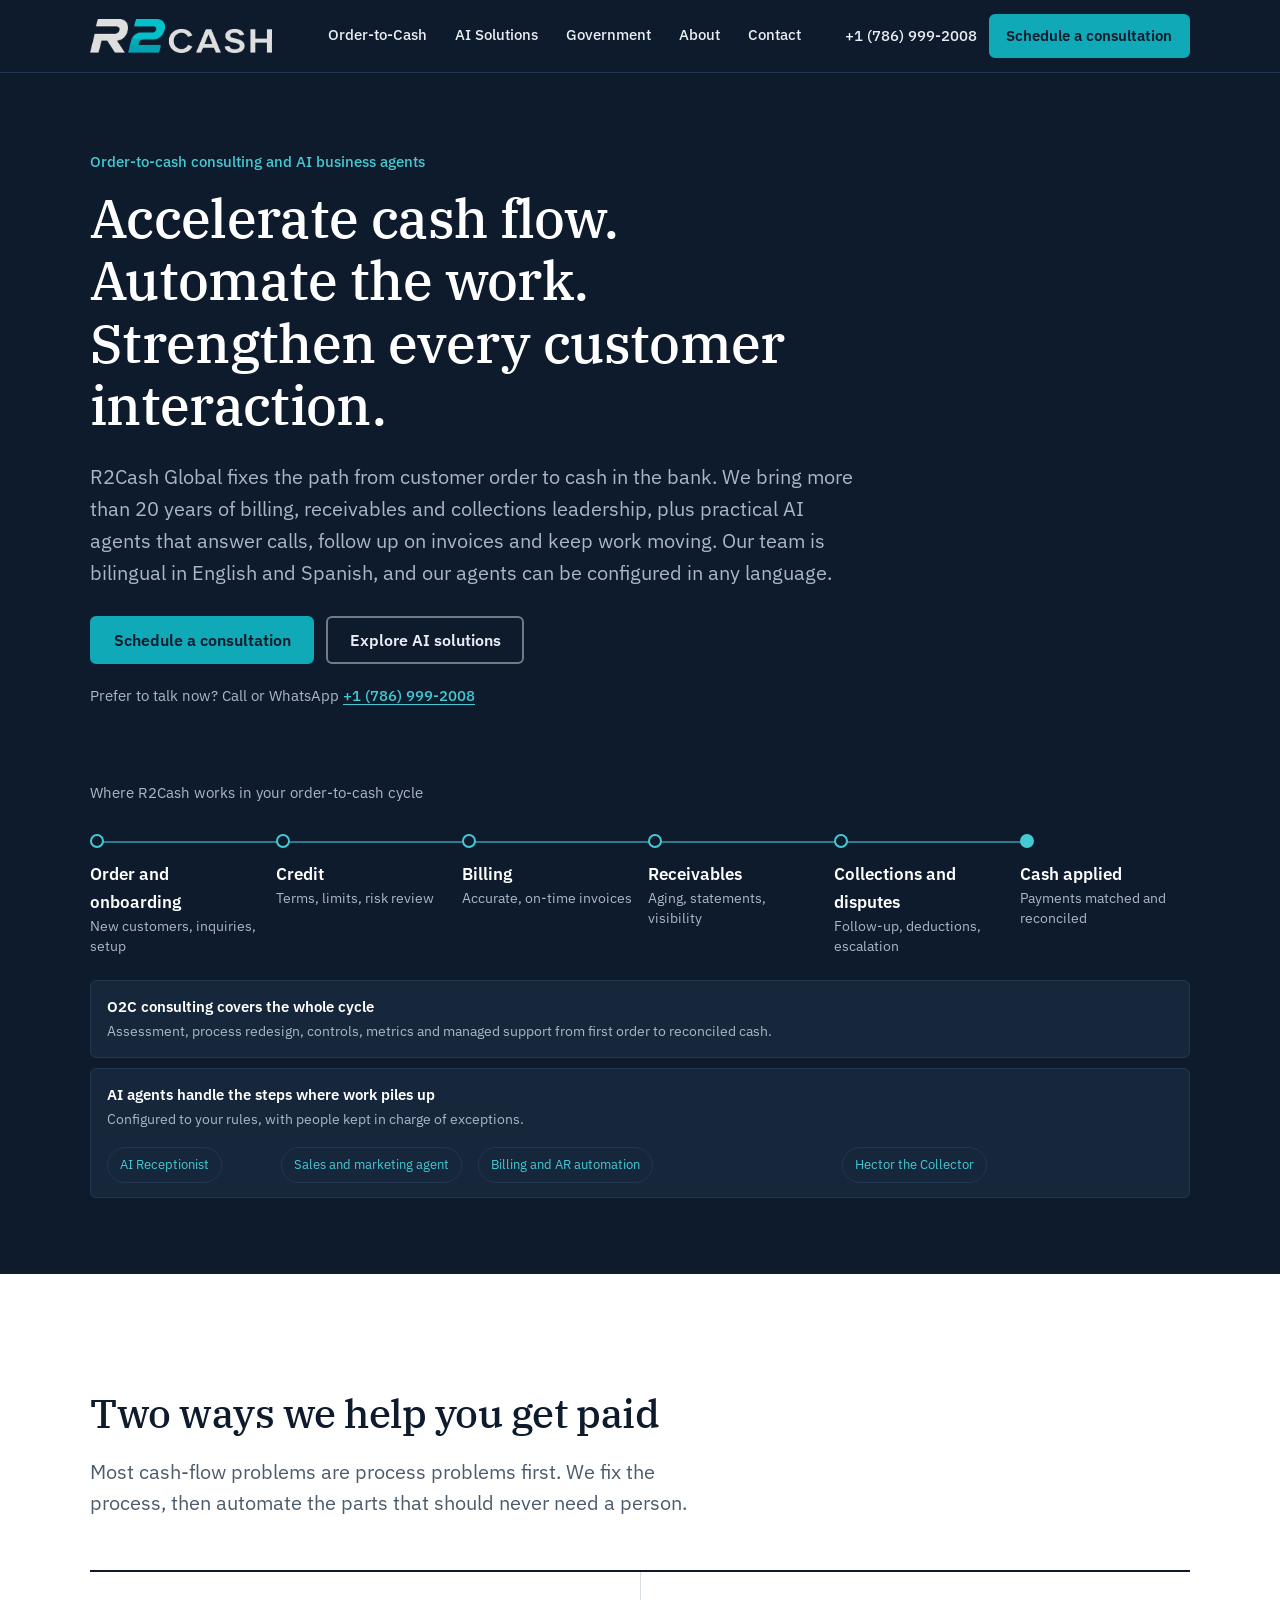
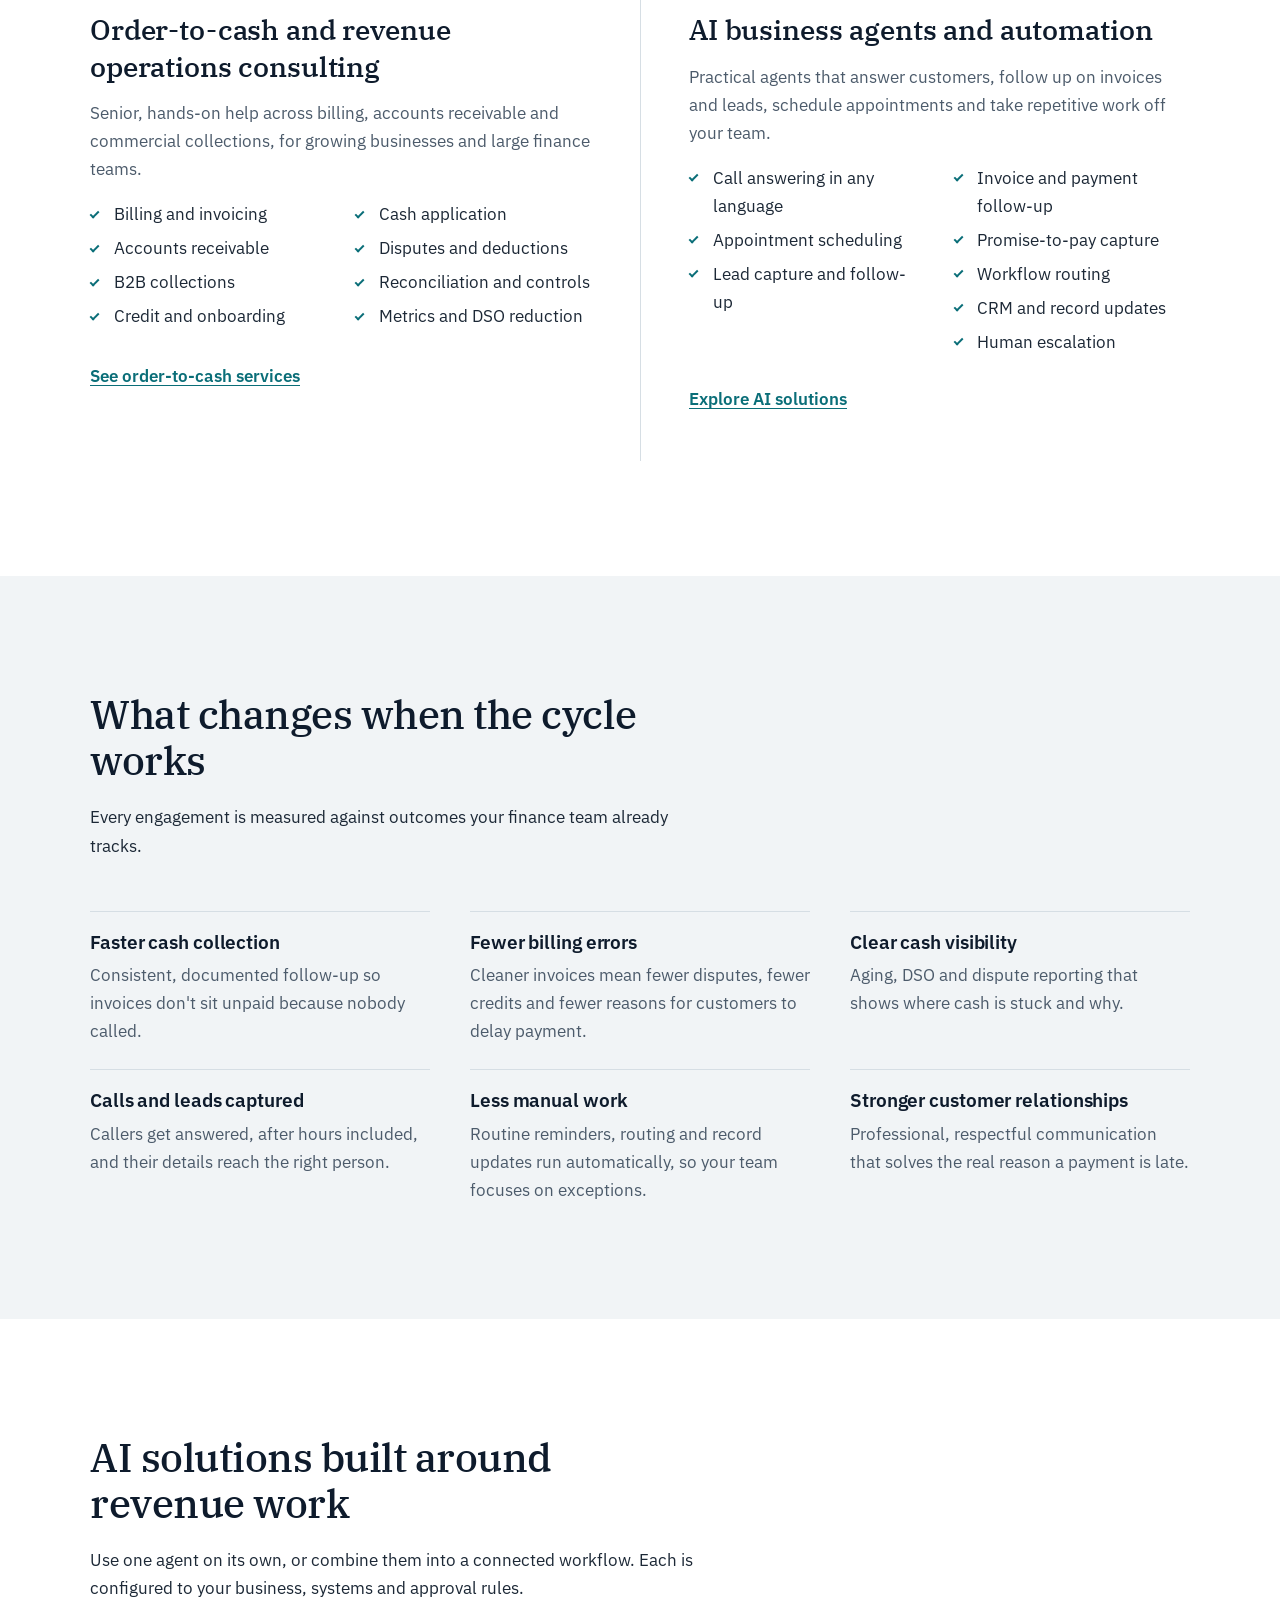
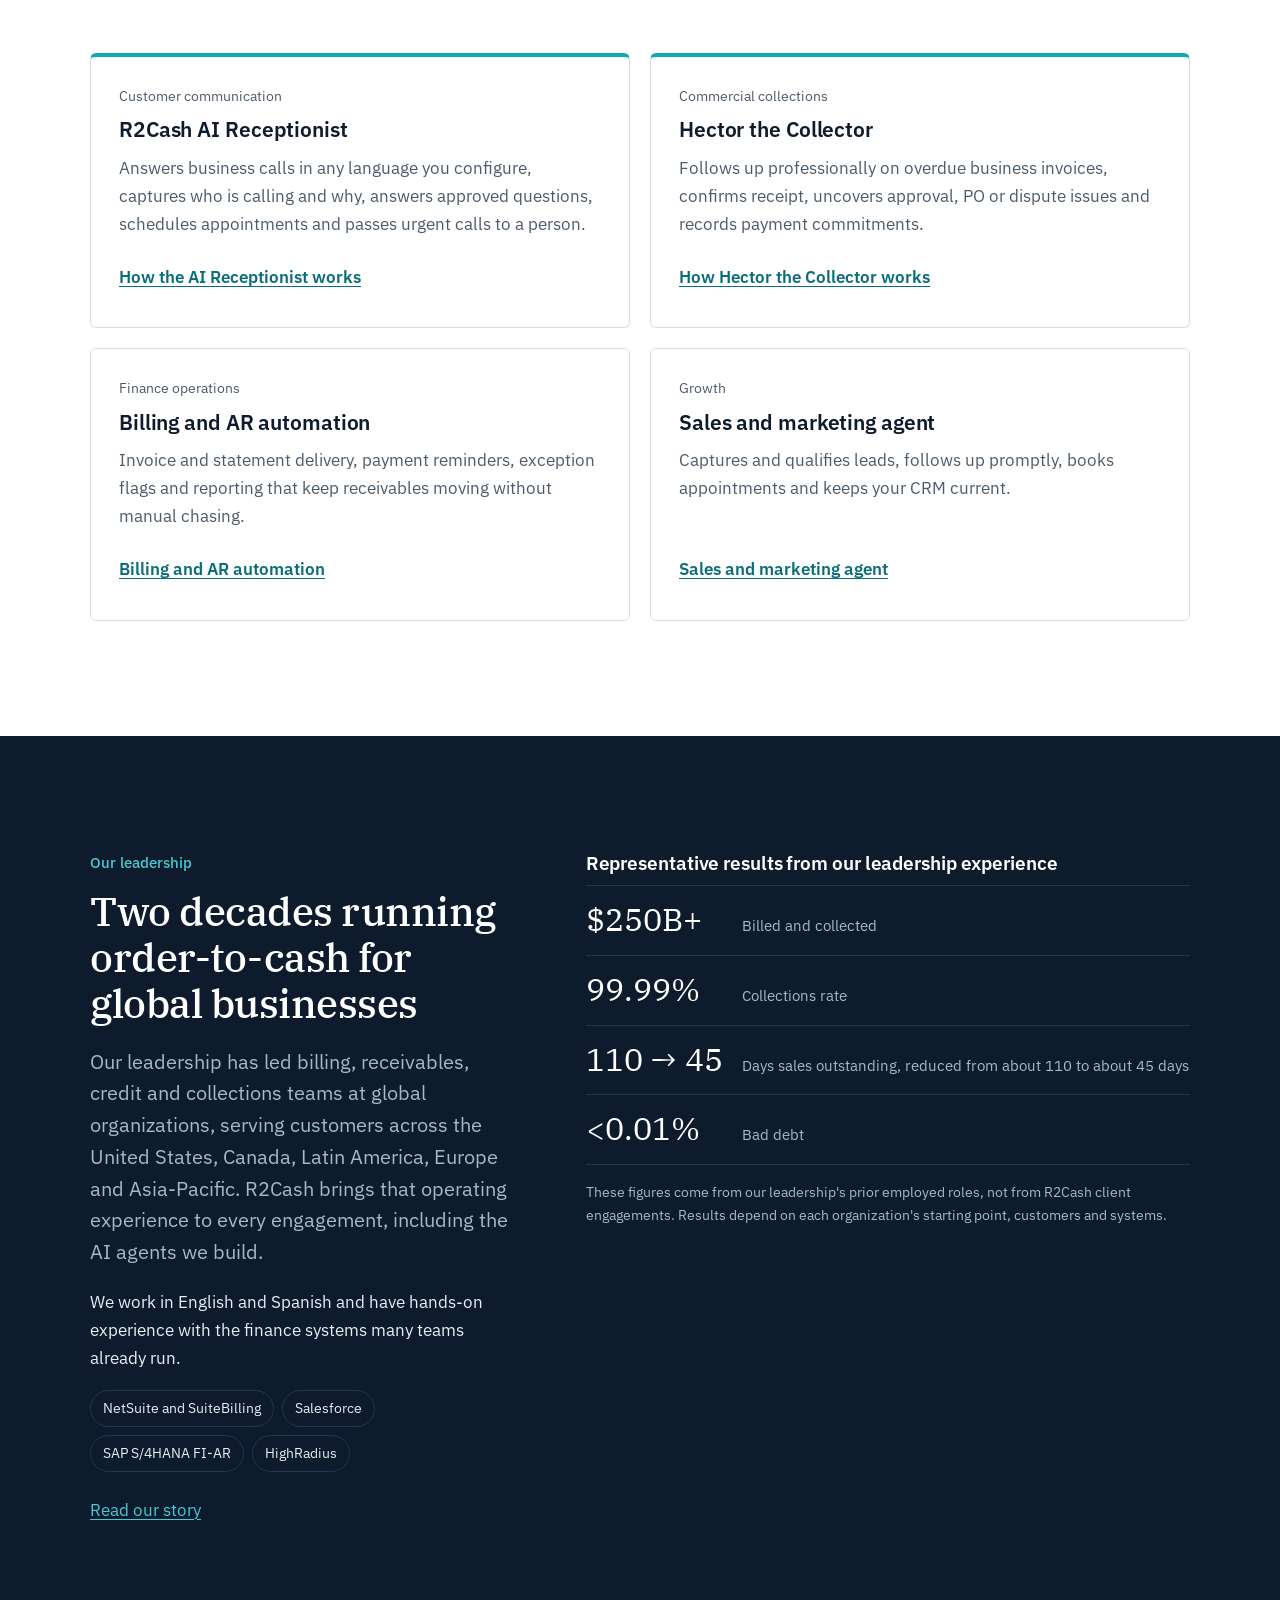
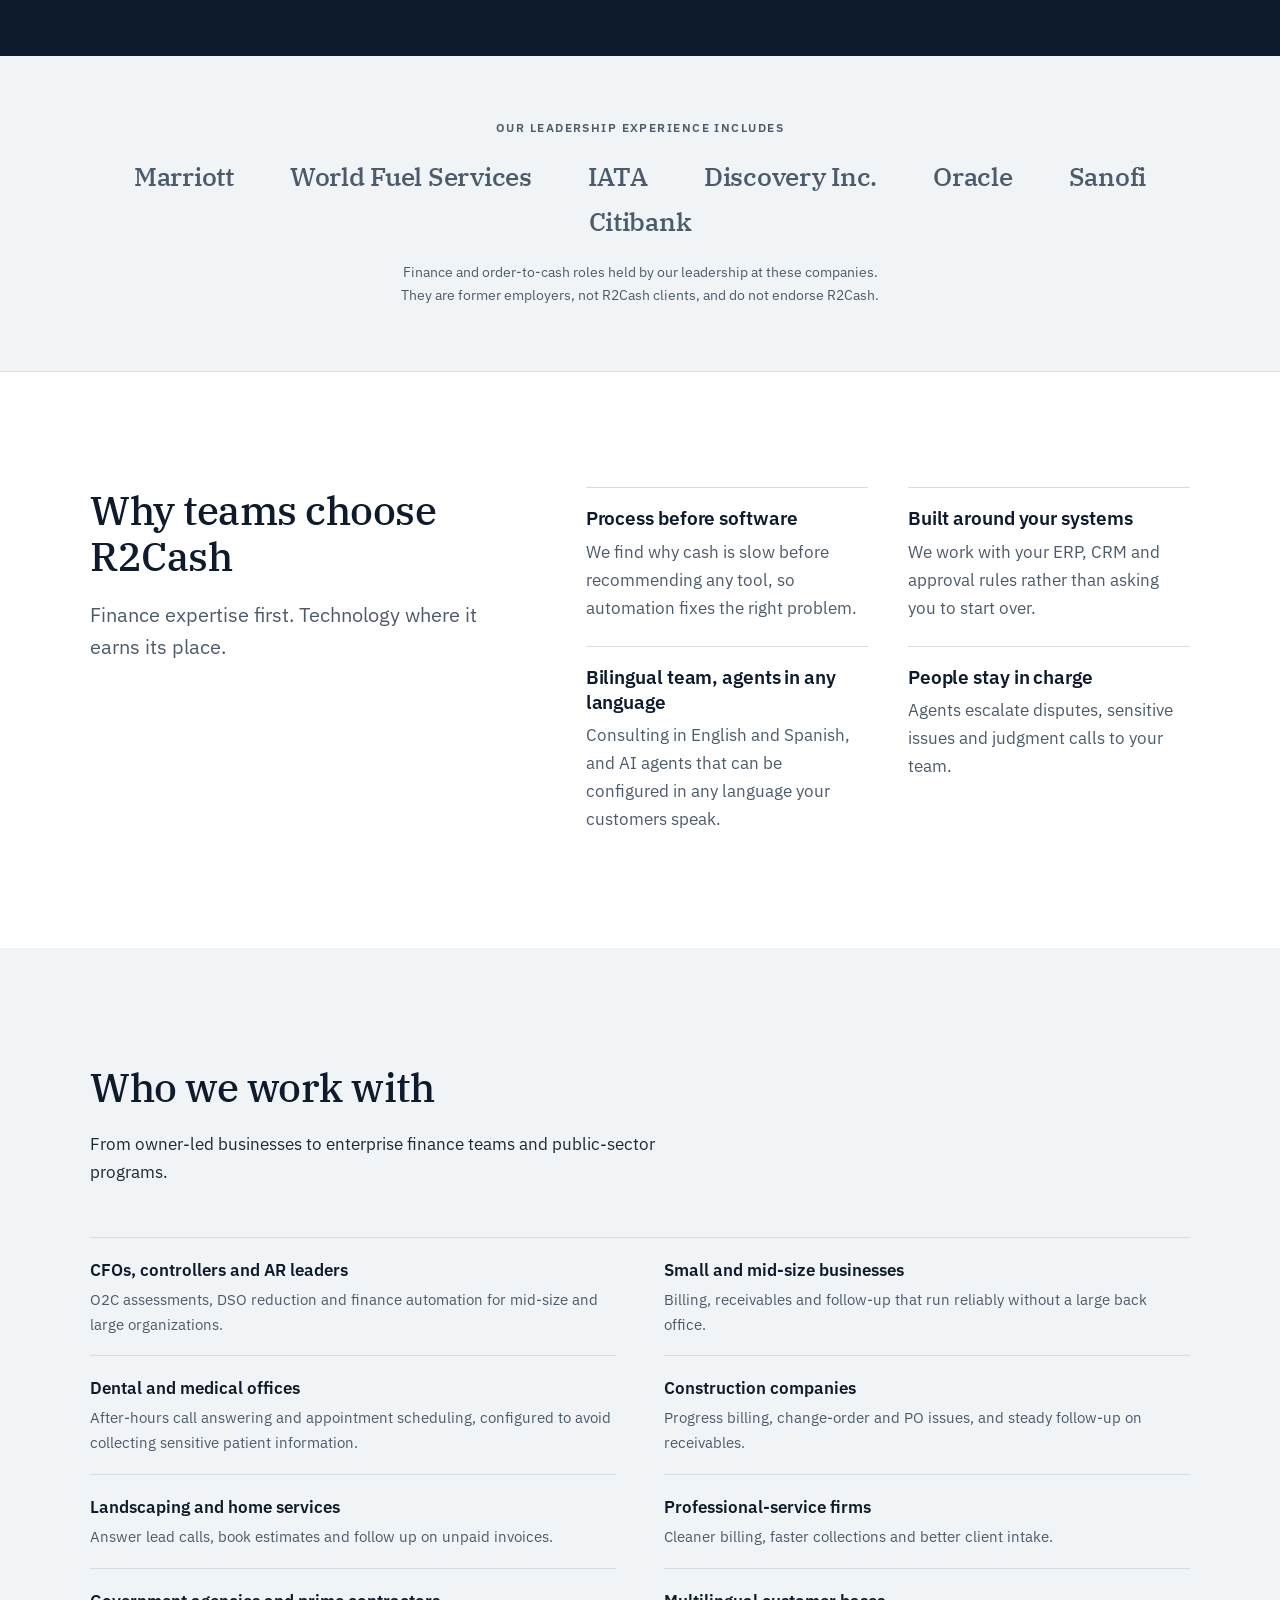
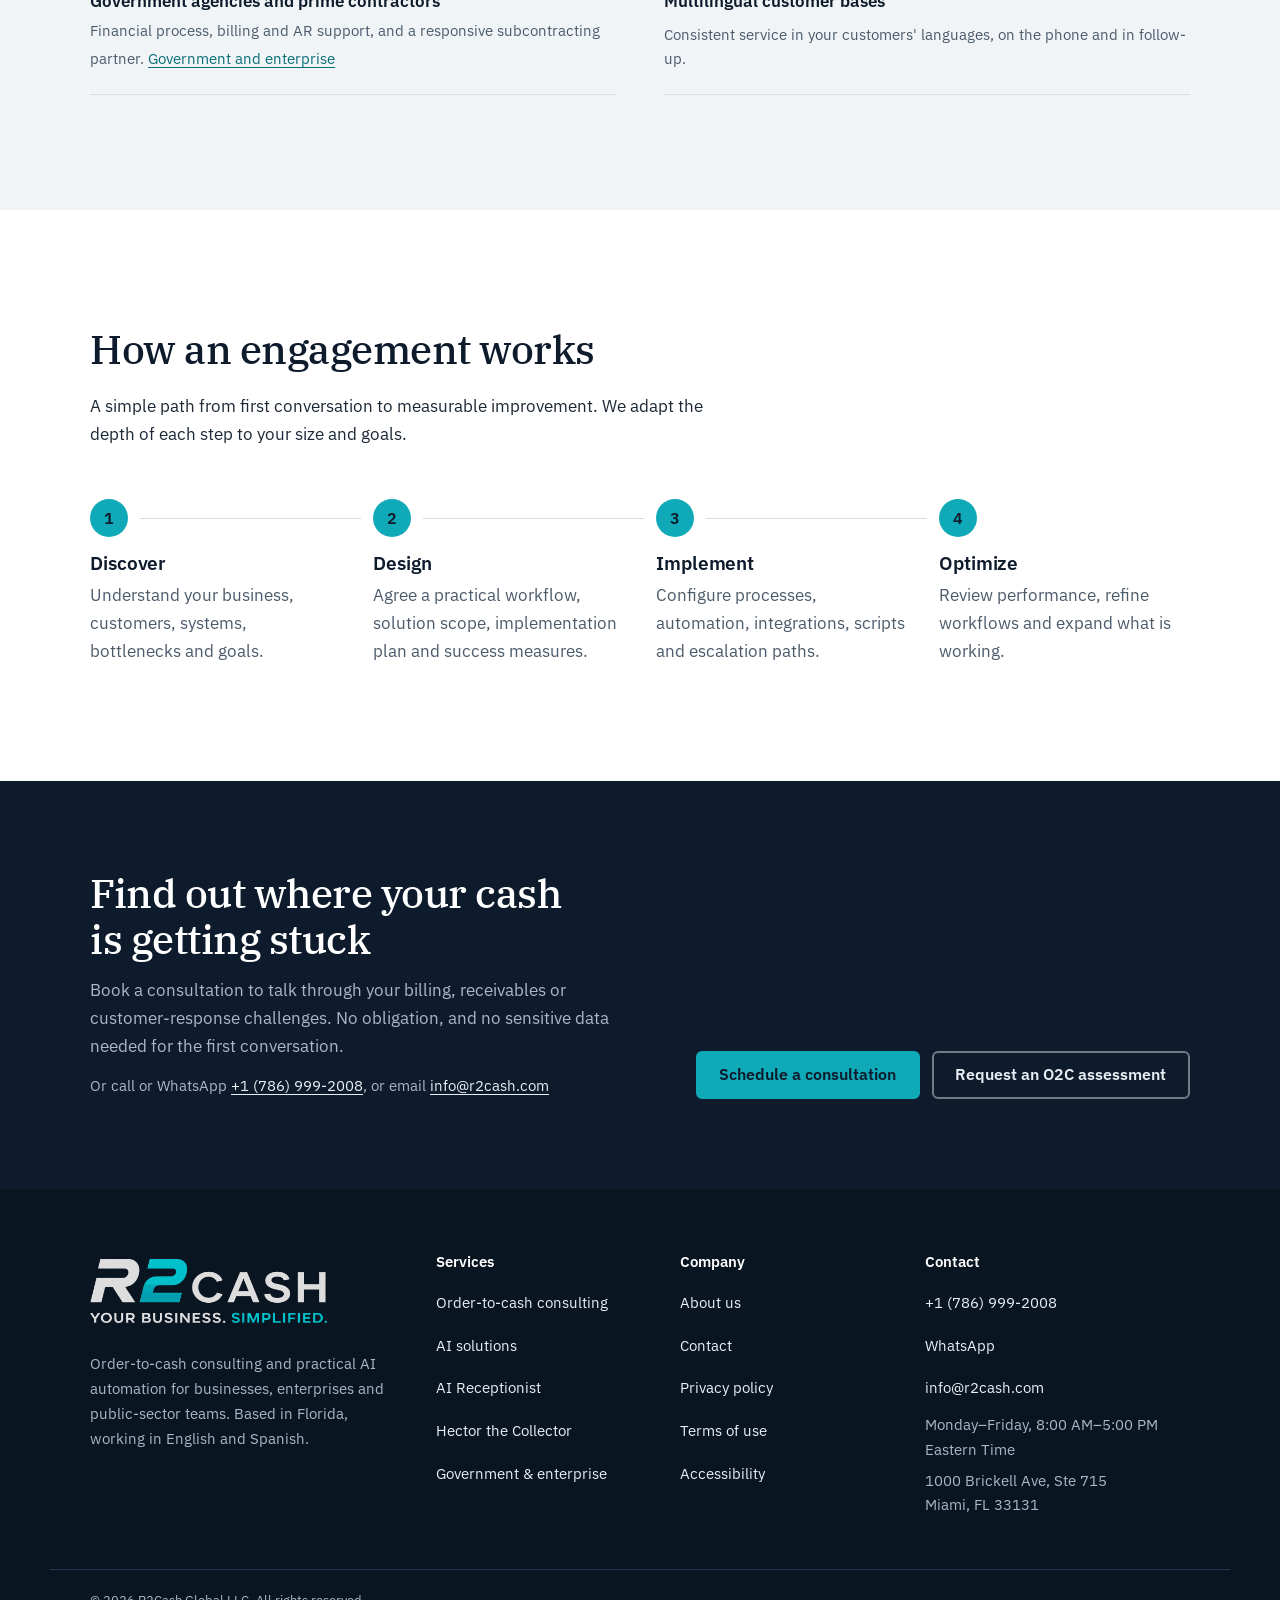
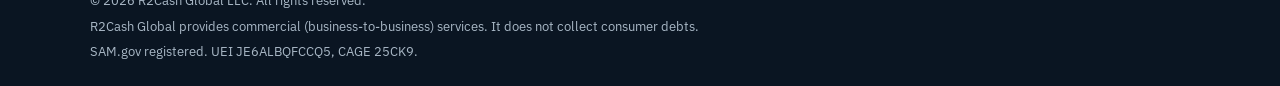
<file: index.html>
<!doctype html>
<html lang="en">
<head>
<meta charset="utf-8">
<meta name="viewport" content="width=device-width, initial-scale=1">
<title>R2Cash Global | Order-to-Cash Consulting &amp; AI Agents, Miami FL</title>
<meta name="description" content="R2Cash Global helps businesses invoice accurately, collect faster and serve customers better, with order-to-cash and B2B collections consulting plus AI agents that work in any language. Based in Miami, Florida.">
<link rel="canonical" href="https://r2cash.com/">
<meta name="theme-color" content="#0E1B2C">
<meta property="og:type" content="website">
<meta property="og:site_name" content="R2Cash Global">
<meta property="og:title" content="R2Cash Global — Order-to-cash consulting and practical AI automation">
<meta property="og:description" content="R2Cash Global helps businesses invoice accurately, collect faster and serve customers better, with order-to-cash and B2B collections consulting plus AI agents that work in any language. Based in Miami, Florida.">
<meta property="og:url" content="https://r2cash.com/">
<meta property="og:image" content="https://r2cash.com/assets/og-image.png">
<meta property="og:image:width" content="1200">
<meta property="og:image:height" content="630">
<meta property="og:locale" content="en_US">
<meta name="twitter:card" content="summary_large_image">
<link rel="icon" href="/assets/favicon-32.png" sizes="32x32" type="image/png">
<link rel="icon" href="/assets/favicon-48.png" sizes="48x48" type="image/png">
<link rel="apple-touch-icon" href="/assets/apple-touch-icon.png">
<link rel="preconnect" href="https://fonts.googleapis.com">
<link rel="preconnect" href="https://fonts.gstatic.com" crossorigin>
<link rel="stylesheet" href="https://fonts.googleapis.com/css2?family=IBM+Plex+Sans:wght@400;500;600&family=IBM+Plex+Serif:wght@400;500;600&display=swap">
<link rel="stylesheet" href="/assets/styles.css">
<script defer src="/assets/main.js"></script>
<script data-goatcounter="https://r2cash.goatcounter.com/count" async src="https://gc.zgo.at/count.js"></script>
<script defer src="https://static.cloudflareinsights.com/beacon.min.js" data-cf-beacon='{"token": "7143bedd11de4b53a40ff71951c34c42"}'></script>
<script type="application/ld+json">{"@context":"https://schema.org","@type":"ProfessionalService","@id":"https://r2cash.com/#organization","name":"R2Cash Global LLC","alternateName":"R2Cash Global","url":"https://r2cash.com/","email":"info@r2cash.com","telephone":"+1-786-999-2008","image":"https://r2cash.com/assets/og-image.png","logo":"https://r2cash.com/assets/logo-full.png","description":"Order-to-cash consulting, B2B collections expertise and AI business agents that help organizations invoice accurately, collect faster and serve customers better.","address":{"@type":"PostalAddress","streetAddress":"1000 Brickell Ave, Ste 715","addressLocality":"Miami","addressRegion":"FL","postalCode":"33131","addressCountry":"US"},"areaServed":[{"@type":"Country","name":"United States"}],"knowsLanguage":["en","es"],"identifier":[{"@type":"PropertyValue","propertyID":"UEI","value":"JE6ALBQFCCQ5"},{"@type":"PropertyValue","propertyID":"CAGE","value":"25CK9"}],"naics":"541611","openingHours":"Mo-Fr 08:00-17:00","contactPoint":{"@type":"ContactPoint","telephone":"+1-786-999-2008","email":"info@r2cash.com","contactType":"sales","availableLanguage":["English","Spanish"]}}</script>
</head>
<body class="page-index">
<a class="skip-link" href="#main">Skip to main content</a>
<header class="site-header">
  <div class="wrap header-inner">
    <a class="brand" href="/" aria-label="R2Cash Global home"><img class="logo-img" src="/assets/logo-wordmark.png" width="515" height="96" alt="R2Cash Global"></a>
    <nav class="primary-nav" aria-label="Primary">
      <ul id="nav-list" class="nav-list"><li><a href="/order-to-cash/">Order-to-Cash</a></li><li><a href="/ai-solutions/">AI Solutions</a></li><li><a href="/government/">Government</a></li><li><a href="/about/">About</a></li><li><a href="/contact/">Contact</a></li></ul>
    </nav>
    <div class="header-actions">
      <a class="header-phone" href="tel:+17869992008">+1 (786) 999-2008</a>
      <a class="btn btn-primary btn-sm" href="/contact/">Schedule a consultation</a>
      <button class="nav-toggle" type="button" aria-expanded="false" aria-controls="mobile-menu">
        <span class="nav-toggle-bars" aria-hidden="true"></span><span class="nav-toggle-label">Menu</span>
      </button>
    </div>
  </div>
  <div id="mobile-menu" class="mobile-menu" hidden>
    <nav aria-label="Mobile">
      <ul><li><a href="/order-to-cash/">Order-to-Cash</a></li><li><a href="/ai-solutions/">AI Solutions</a></li><li><a href="/government/">Government</a></li><li><a href="/about/">About</a></li><li><a href="/contact/">Contact</a></li></ul>
    </nav>
    <div class="mobile-menu-actions">
      <a class="btn btn-primary" href="/contact/">Schedule a consultation</a>
      <a class="btn btn-ghost-light" href="tel:+17869992008">Call +1 (786) 999-2008</a>
      <a class="btn btn-ghost-light" href="https://wa.me/17869992008" rel="noopener">Message on WhatsApp</a>
    </div>
  </div>
</header>
<main id="main" tabindex="-1">
<section class="hero" aria-labelledby="hero-title">
  <div class="wrap">
    <p class="kicker">Order-to-cash consulting and AI business agents</p>
    <h1 id="hero-title">Accelerate cash flow. Automate the work. Strengthen every customer interaction.</h1>
    <p class="lede">R2Cash Global fixes the path from customer order to cash in the bank. We bring more than 20 years of billing, receivables and collections leadership, plus practical AI agents that answer calls, follow up on invoices and keep work moving. Our team is bilingual in English and Spanish, and our agents can be configured in any language.</p>
    <div class="btn-row">
      <a class="btn btn-primary" href="/contact/">Schedule a consultation</a>
      <a class="btn btn-ghost-light" href="/ai-solutions/">Explore AI solutions</a>
    </div>
    <p class="hero-contact">Prefer to talk now? Call or WhatsApp <a href="tel:+17869992008">+1 (786) 999-2008</a></p>

    <figure class="chain" aria-labelledby="chain-caption">
      <figcaption id="chain-caption" class="chain-title">Where R2Cash works in your order-to-cash cycle</figcaption>
      <ol class="chain-steps">
        <li><div class="chain-step"><span class="chain-dot" aria-hidden="true"></span><span><span class="chain-name">Order and onboarding</span><span class="chain-desc">New customers, inquiries, setup</span></span></div></li>
        <li><div class="chain-step"><span class="chain-dot" aria-hidden="true"></span><span><span class="chain-name">Credit</span><span class="chain-desc">Terms, limits, risk review</span></span></div></li>
        <li><div class="chain-step"><span class="chain-dot" aria-hidden="true"></span><span><span class="chain-name">Billing</span><span class="chain-desc">Accurate, on-time invoices</span></span></div></li>
        <li><div class="chain-step"><span class="chain-dot" aria-hidden="true"></span><span><span class="chain-name">Receivables</span><span class="chain-desc">Aging, statements, visibility</span></span></div></li>
        <li><div class="chain-step"><span class="chain-dot" aria-hidden="true"></span><span><span class="chain-name">Collections and disputes</span><span class="chain-desc">Follow-up, deductions, escalation</span></span></div></li>
        <li><div class="chain-step"><span class="chain-dot" aria-hidden="true"></span><span><span class="chain-name">Cash applied</span><span class="chain-desc">Payments matched and reconciled</span></span></div></li>
      </ol>
      <div class="chain-layers">
        <div class="layer">
          <span class="layer-title">O2C consulting covers the whole cycle</span>
          <span class="layer-body">Assessment, process redesign, controls, metrics and managed support from first order to reconciled cash.</span>
        </div>
        <div class="layer layer-ai">
          <div class="layer-head">
            <span class="layer-title">AI agents handle the steps where work piles up</span>
            <span class="layer-body">Configured to your rules, with people kept in charge of exceptions.</span>
          </div>
          <ul class="layer-tags">
            <li class="t-order"><a href="/ai-receptionist/">AI Receptionist</a></li>
            <li class="t-sales"><a href="/ai-solutions/#sales-marketing">Sales and marketing agent</a></li>
            <li class="t-invoice"><a href="/ai-solutions/#billing-ar">Billing and AR automation</a></li>
            <li class="t-collect"><a href="/hector-the-collector/">Hector the Collector</a></li>
          </ul>
        </div>
      </div>
    </figure>
  </div>
</section>

<section class="section" aria-labelledby="pillars-title">
  <div class="wrap">
    <div class="section-head">
      <h2 id="pillars-title">Two ways we help you get paid</h2>
      <p class="lede">Most cash-flow problems are process problems first. We fix the process, then automate the parts that should never need a person.</p>
    </div>
    <div class="pillars">
      <article class="pillar">
        <h3>Order-to-cash and revenue operations consulting</h3>
        <p class="muted">Senior, hands-on help across billing, accounts receivable and commercial collections, for growing businesses and large finance teams.</p>
        <ul class="checklist">
          <li>Billing and invoicing</li>
          <li>Accounts receivable</li>
          <li>B2B collections</li>
          <li>Credit and onboarding</li>
          <li>Cash application</li>
          <li>Disputes and deductions</li>
          <li>Reconciliation and controls</li>
          <li>Metrics and DSO reduction</li>
        </ul>
        <a class="text-link" href="/order-to-cash/">See order-to-cash services</a>
      </article>
      <article class="pillar">
        <h3>AI business agents and automation</h3>
        <p class="muted">Practical agents that answer customers, follow up on invoices and leads, schedule appointments and take repetitive work off your team.</p>
        <ul class="checklist">
          <li>Call answering in any language</li>
          <li>Appointment scheduling</li>
          <li>Lead capture and follow-up</li>
          <li>Invoice and payment follow-up</li>
          <li>Promise-to-pay capture</li>
          <li>Workflow routing</li>
          <li>CRM and record updates</li>
          <li>Human escalation</li>
        </ul>
        <a class="text-link" href="/ai-solutions/">Explore AI solutions</a>
      </article>
    </div>
  </div>
</section>

<section class="section section-mist" aria-labelledby="outcomes-title">
  <div class="wrap">
    <div class="section-head">
      <h2 id="outcomes-title">What changes when the cycle works</h2>
      <p>Every engagement is measured against outcomes your finance team already tracks.</p>
    </div>
    <ul class="outcomes">
      <li><h3>Faster cash collection</h3><p>Consistent, documented follow-up so invoices don't sit unpaid because nobody called.</p></li>
      <li><h3>Fewer billing errors</h3><p>Cleaner invoices mean fewer disputes, fewer credits and fewer reasons for customers to delay payment.</p></li>
      <li><h3>Clear cash visibility</h3><p>Aging, DSO and dispute reporting that shows where cash is stuck and why.</p></li>
      <li><h3>Calls and leads captured</h3><p>Callers get answered, after hours included, and their details reach the right person.</p></li>
      <li><h3>Less manual work</h3><p>Routine reminders, routing and record updates run automatically, so your team focuses on exceptions.</p></li>
      <li><h3>Stronger customer relationships</h3><p>Professional, respectful communication that solves the real reason a payment is late.</p></li>
    </ul>
  </div>
</section>

<section class="section" aria-labelledby="solutions-title">
  <div class="wrap">
    <div class="section-head">
      <h2 id="solutions-title">AI solutions built around revenue work</h2>
      <p>Use one agent on its own, or combine them into a connected workflow. Each is configured to your business, systems and approval rules.</p>
    </div>
    <div class="solutions">
      <article class="solution solution-featured">
        <p class="solution-type">Customer communication</p>
        <h3>R2Cash AI Receptionist</h3>
        <p>Answers business calls in any language you configure, captures who is calling and why, answers approved questions, schedules appointments and passes urgent calls to a person.</p>
        <a class="text-link" href="/ai-receptionist/">How the AI Receptionist works</a>
      </article>
      <article class="solution solution-featured">
        <p class="solution-type">Commercial collections</p>
        <h3>Hector the Collector</h3>
        <p>Follows up professionally on overdue business invoices, confirms receipt, uncovers approval, PO or dispute issues and records payment commitments.</p>
        <a class="text-link" href="/hector-the-collector/">How Hector the Collector works</a>
      </article>
      <article class="solution">
        <p class="solution-type">Finance operations</p>
        <h3>Billing and AR automation</h3>
        <p>Invoice and statement delivery, payment reminders, exception flags and reporting that keep receivables moving without manual chasing.</p>
        <a class="text-link" href="/ai-solutions/#billing-ar">Billing and AR automation</a>
      </article>
      <article class="solution">
        <p class="solution-type">Growth</p>
        <h3>Sales and marketing agent</h3>
        <p>Captures and qualifies leads, follows up promptly, books appointments and keeps your CRM current.</p>
        <a class="text-link" href="/ai-solutions/#sales-marketing">Sales and marketing agent</a>
      </article>
    </div>
  </div>
</section>

<section class="section section-ink" aria-labelledby="founder-title">
  <div class="wrap split">
    <div>
      <p class="kicker">Our leadership</p>
      <h2 id="founder-title">Two decades running order-to-cash for global businesses</h2>
      <p class="lede">Our leadership has led billing, receivables, credit and collections teams at global organizations, serving customers across the United States, Canada, Latin America, Europe and Asia-Pacific. R2Cash brings that operating experience to every engagement, including the AI agents we build.</p>
      <p>We work in English and Spanish and have hands-on experience with the finance systems many teams already run.</p>
      <ul class="tech-list" aria-label="Systems experience">
        <li>NetSuite and SuiteBilling</li>
        <li>Salesforce</li>
        <li>SAP S/4HANA FI-AR</li>
        <li>HighRadius</li>
      </ul>
      <p class="mt-24"><a href="/about/">Read our story</a></p>
    </div>
    <div>
      <h3>Representative results from our leadership experience</h3>
      <ul class="results">
        <li><span class="result-figure">$250B+</span><span class="result-label">Billed and collected</span></li>
        <li><span class="result-figure">99.99%</span><span class="result-label">Collections rate</span></li>
        <li><span class="result-figure">110 → 45</span><span class="result-label">Days sales outstanding, reduced from about 110 to about 45 days</span></li>
        <li><span class="result-figure">&lt;0.01%</span><span class="result-label">Bad debt</span></li>
      </ul>
      <p class="fineprint">These figures come from our leadership's prior employed roles, not from R2Cash client engagements. Results depend on each organization's starting point, customers and systems.</p>
    </div>
  </div>
</section>

<section class="experience" aria-labelledby="experience-title">
  <div class="wrap">
    <h2 id="experience-title" class="experience-title">Our leadership experience includes</h2>
    <ul class="experience-list">
      <li>Marriott</li>
      <li>World Fuel Services</li>
      <li>IATA</li>
      <li>Discovery Inc.</li>
      <li>Oracle</li>
      <li>Sanofi</li>
      <li>Citibank</li>
    </ul>
    <p class="fineprint experience-note">Finance and order-to-cash roles held by our leadership at these companies. They are former employers, not R2Cash clients, and do not endorse R2Cash.</p>
  </div>
</section>

<section class="section" aria-labelledby="why-title">
  <div class="wrap split">
    <div>
      <h2 id="why-title">Why teams choose R2Cash</h2>
      <p class="lede">Finance expertise first. Technology where it earns its place.</p>
    </div>
    <ul class="outcomes outcomes-2">
      <li><h3>Process before software</h3><p>We find why cash is slow before recommending any tool, so automation fixes the right problem.</p></li>
      <li><h3>Built around your systems</h3><p>We work with your ERP, CRM and approval rules rather than asking you to start over.</p></li>
      <li><h3>Bilingual team, agents in any language</h3><p>Consulting in English and Spanish, and AI agents that can be configured in any language your customers speak.</p></li>
      <li><h3>People stay in charge</h3><p>Agents escalate disputes, sensitive issues and judgment calls to your team.</p></li>
    </ul>
  </div>
</section>

<section class="section section-mist" aria-labelledby="industries-title">
  <div class="wrap">
    <div class="section-head">
      <h2 id="industries-title">Who we work with</h2>
      <p>From owner-led businesses to enterprise finance teams and public-sector programs.</p>
    </div>
    <ul class="industries">
      <li><strong>CFOs, controllers and AR leaders</strong><span>O2C assessments, DSO reduction and finance automation for mid-size and large organizations.</span></li>
      <li><strong>Small and mid-size businesses</strong><span>Billing, receivables and follow-up that run reliably without a large back office.</span></li>
      <li><strong>Dental and medical offices</strong><span>After-hours call answering and appointment scheduling, configured to avoid collecting sensitive patient information.</span></li>
      <li><strong>Construction companies</strong><span>Progress billing, change-order and PO issues, and steady follow-up on receivables.</span></li>
      <li><strong>Landscaping and home services</strong><span>Answer lead calls, book estimates and follow up on unpaid invoices.</span></li>
      <li><strong>Professional-service firms</strong><span>Cleaner billing, faster collections and better client intake.</span></li>
      <li><strong>Government agencies and prime contractors</strong><span>Financial process, billing and AR support, and a responsive subcontracting partner. <a href="/government/">Government and enterprise</a></span></li>
      <li><strong>Multilingual customer bases</strong><span>Consistent service in your customers' languages, on the phone and in follow-up.</span></li>
    </ul>
  </div>
</section>

<section class="section" aria-labelledby="process-title">
  <div class="wrap">
    <div class="section-head">
      <h2 id="process-title">How an engagement works</h2>
      <p>A simple path from first conversation to measurable improvement. We adapt the depth of each step to your size and goals.</p>
    </div>
    <ol class="steps">
      <li><h3>Discover</h3><p>Understand your business, customers, systems, bottlenecks and goals.</p></li>
      <li><h3>Design</h3><p>Agree a practical workflow, solution scope, implementation plan and success measures.</p></li>
      <li><h3>Implement</h3><p>Configure processes, automation, integrations, scripts and escalation paths.</p></li>
      <li><h3>Optimize</h3><p>Review performance, refine workflows and expand what is working.</p></li>
    </ol>
  </div>
</section>

<section class="cta-band" aria-labelledby="cta-title">
  <div class="wrap">
    <div>
      <h2 id="cta-title">Find out where your cash is getting stuck</h2>
      <p>Book a consultation to talk through your billing, receivables or customer-response challenges. No obligation, and no sensitive data needed for the first conversation.</p>
      <p class="contact-line">Or call or WhatsApp <a href="tel:+17869992008">+1 (786) 999-2008</a>, or email <a href="mailto:info@r2cash.com">info@r2cash.com</a></p>
    </div>
    <div class="btn-row">
      <a class="btn btn-primary" href="/contact/">Schedule a consultation</a>
      <a class="btn btn-ghost-light" href="/contact/?service=o2c-assessment">Request an O2C assessment</a>
    </div>
  </div>
</section>

</main>
<footer class="site-footer">
  <div class="wrap footer-grid">
    <div class="footer-brand">
      <a class="brand" href="/" aria-label="R2Cash Global home"><img class="logo-full" src="/assets/logo-full.png" width="888" height="240" alt="R2Cash Global. Your business. Simplified."></a>
      <p>Order-to-cash consulting and practical AI automation for businesses, enterprises and public-sector teams. Based in Florida, working in English and Spanish.</p>
    </div>
    <nav class="footer-col" aria-label="Services">
      <h2>Services</h2>
      <ul>
        <li><a href="/order-to-cash/">Order-to-cash consulting</a></li>
        <li><a href="/ai-solutions/">AI solutions</a></li>
        <li><a href="/ai-receptionist/">AI Receptionist</a></li>
        <li><a href="/hector-the-collector/">Hector the Collector</a></li>
        <li><a href="/government/">Government &amp; enterprise</a></li>
      </ul>
    </nav>
    <nav class="footer-col" aria-label="Company">
      <h2>Company</h2>
      <ul>
        <li><a href="/about/">About us</a></li>
        <li><a href="/contact/">Contact</a></li>
        <li><a href="/privacy/">Privacy policy</a></li>
        <li><a href="/terms/">Terms of use</a></li>
        <li><a href="/accessibility/">Accessibility</a></li>
      </ul>
    </nav>
    <div class="footer-col">
      <h2>Contact</h2>
      <ul class="footer-contact">
        <li><a href="tel:+17869992008">+1 (786) 999-2008</a></li>
        <li><a href="https://wa.me/17869992008" rel="noopener">WhatsApp</a></li>
        <li><a href="mailto:info@r2cash.com">info@r2cash.com</a></li>
        <li>Monday–Friday, 8:00 AM–5:00 PM Eastern Time</li>
        <li><address>1000 Brickell Ave, Ste 715<br>Miami, FL 33131</address></li>
      </ul>
    </div>
  </div>
  <div class="wrap footer-legal">
    <p>© 2026 R2Cash Global LLC. All rights reserved.</p>
    <p>R2Cash Global provides commercial (business-to-business) services. It does not collect consumer debts.</p>
    <p>SAM.gov registered. UEI JE6ALBQFCCQ5, CAGE 25CK9.</p>
  </div>
</footer>
<div class="mobile-cta-bar" aria-label="Quick contact">
  <a href="tel:+17869992008">Call</a>
  <a href="https://wa.me/17869992008" rel="noopener">WhatsApp</a>
  <a href="/contact/">Schedule</a>
</div>
</body>
</html>
</file>
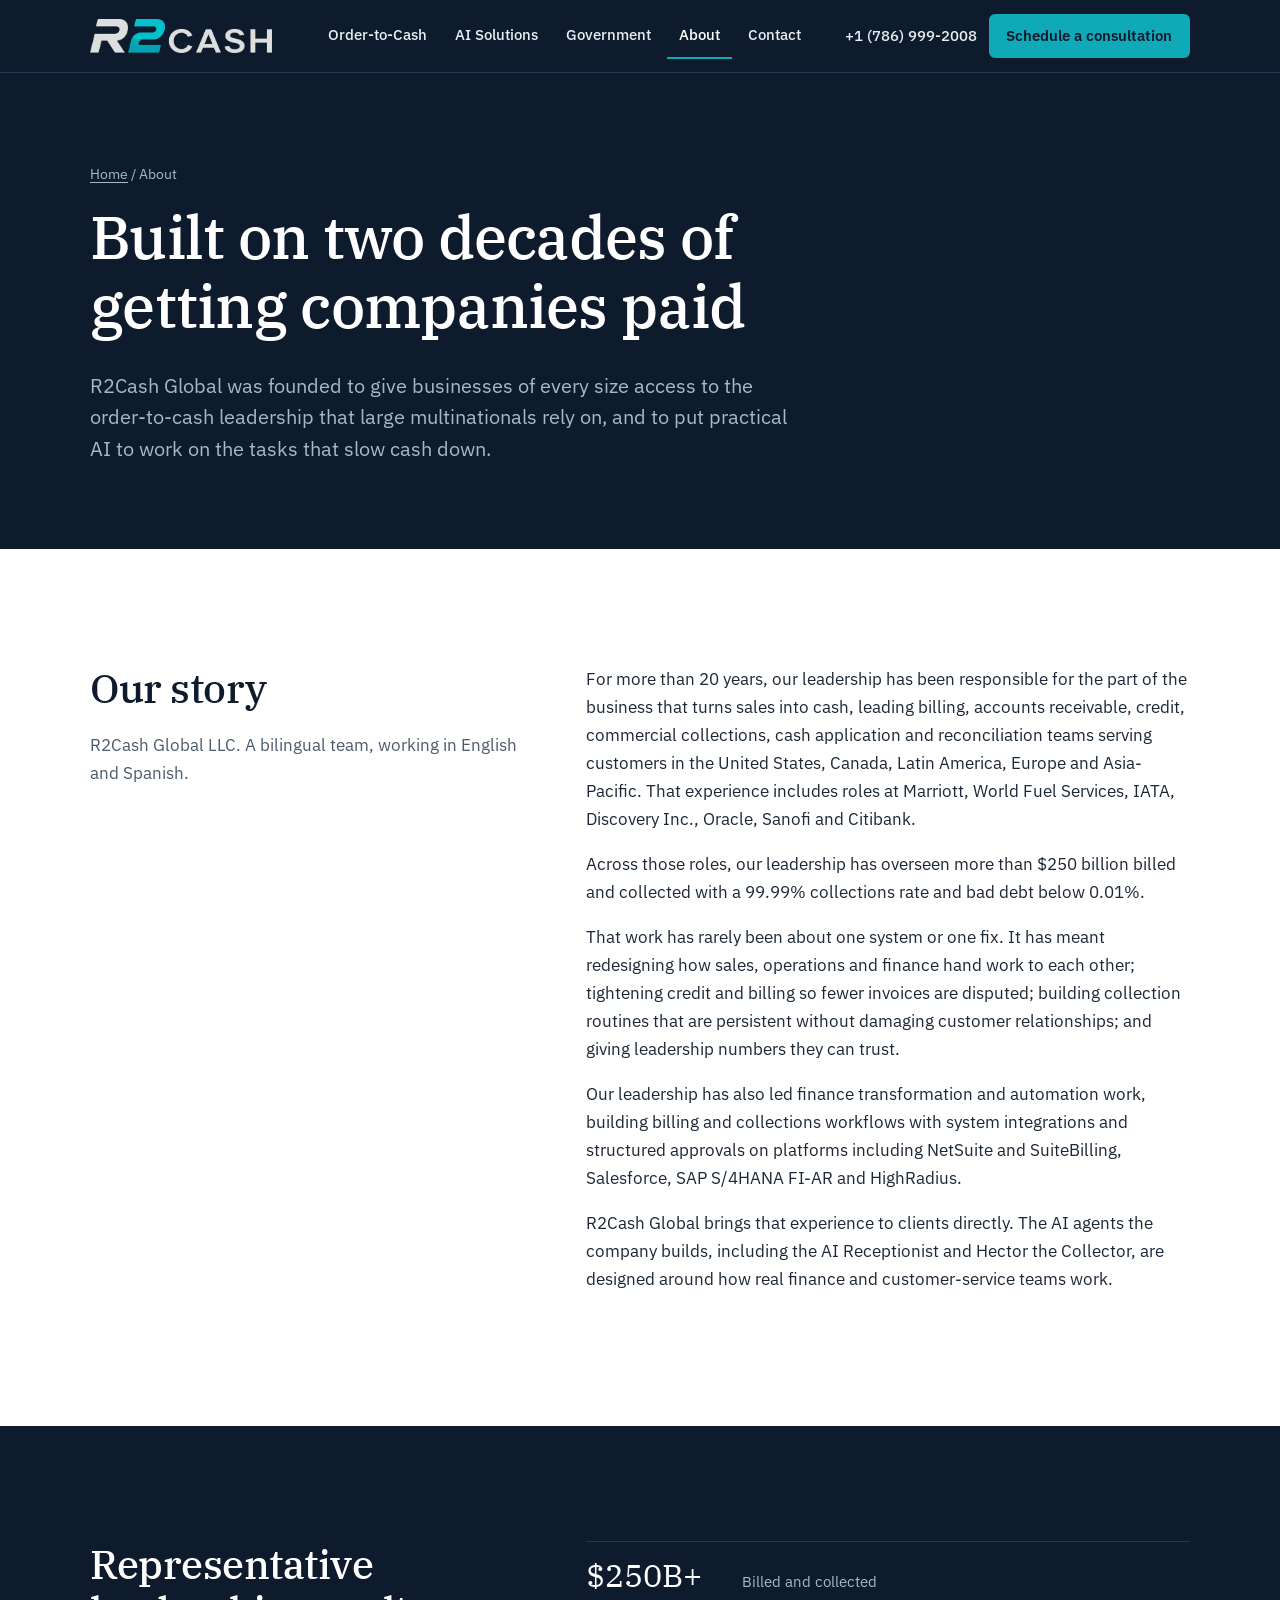
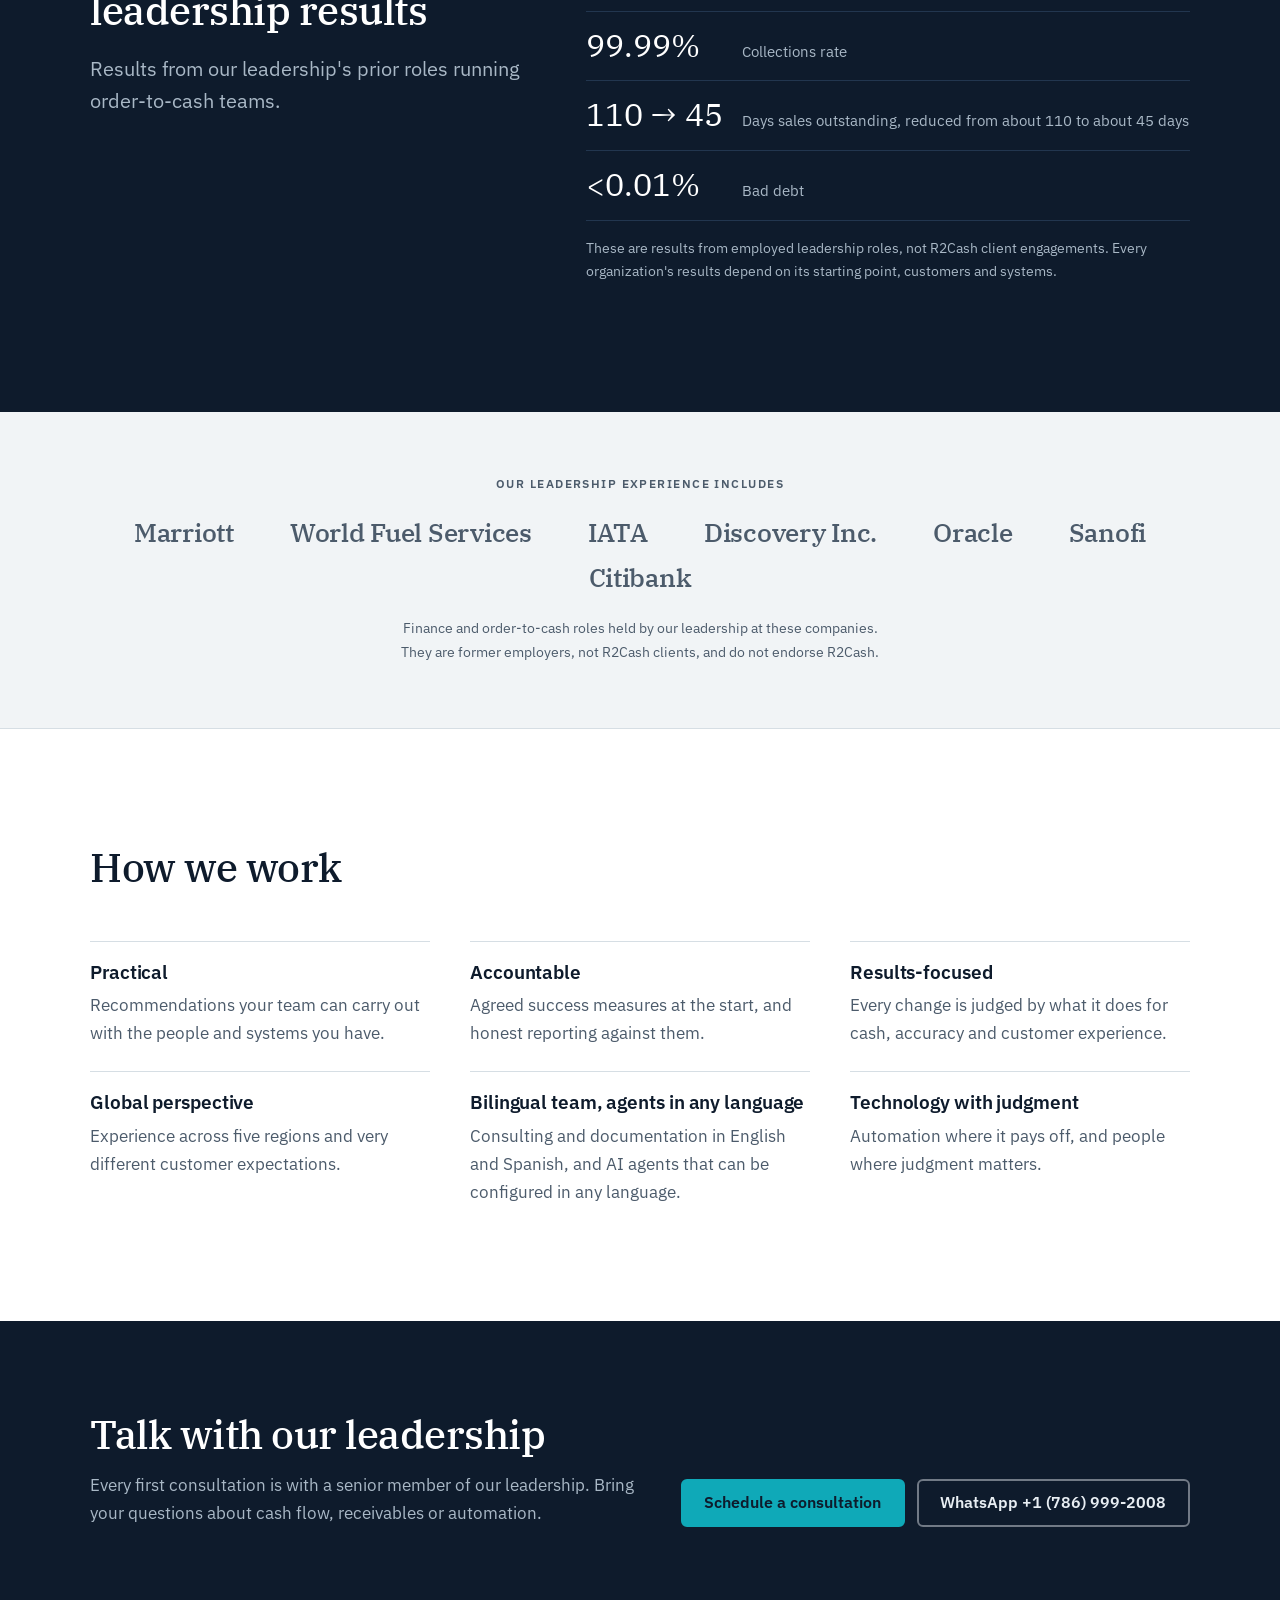
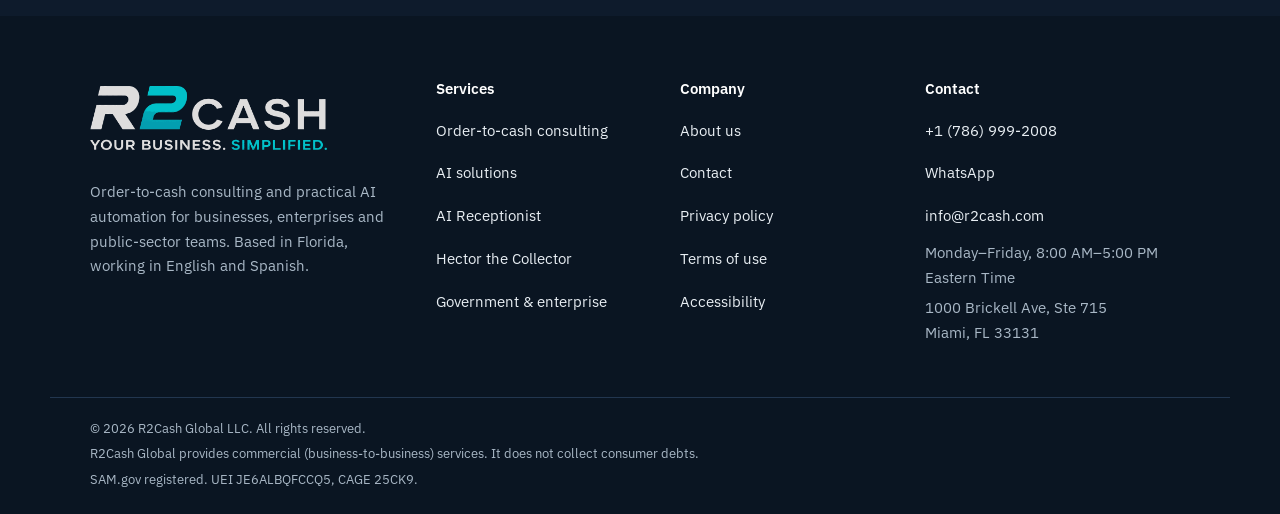
<file: about/index.html>
<!doctype html>
<html lang="en">
<head>
<meta charset="utf-8">
<meta name="viewport" content="width=device-width, initial-scale=1">
<title>About Us: Order-to-Cash Leadership | R2Cash Global</title>
<meta name="description" content="R2Cash Global is led by finance operations leaders with more than 20 years leading order-to-cash, billing, AR, credit and collections operations across the U.S., Canada, Latin America, Europe and Asia-Pacific.">
<link rel="canonical" href="https://r2cash.com/about/">
<meta name="theme-color" content="#0E1B2C">
<meta property="og:type" content="website">
<meta property="og:site_name" content="R2Cash Global">
<meta property="og:title" content="About R2Cash Global">
<meta property="og:description" content="R2Cash Global is led by finance operations leaders with more than 20 years leading order-to-cash, billing, AR, credit and collections operations across the U.S., Canada, Latin America, Europe and Asia-Pacific.">
<meta property="og:url" content="https://r2cash.com/about/">
<meta property="og:image" content="https://r2cash.com/assets/og-image.png">
<meta property="og:image:width" content="1200">
<meta property="og:image:height" content="630">
<meta property="og:locale" content="en_US">
<meta name="twitter:card" content="summary_large_image">
<link rel="icon" href="/assets/favicon-32.png" sizes="32x32" type="image/png">
<link rel="icon" href="/assets/favicon-48.png" sizes="48x48" type="image/png">
<link rel="apple-touch-icon" href="/assets/apple-touch-icon.png">
<link rel="preconnect" href="https://fonts.googleapis.com">
<link rel="preconnect" href="https://fonts.gstatic.com" crossorigin>
<link rel="stylesheet" href="https://fonts.googleapis.com/css2?family=IBM+Plex+Sans:wght@400;500;600&family=IBM+Plex+Serif:wght@400;500;600&display=swap">
<link rel="stylesheet" href="/assets/styles.css">
<script defer src="/assets/main.js"></script>
<script data-goatcounter="https://r2cash.goatcounter.com/count" async src="https://gc.zgo.at/count.js"></script>
<script defer src="https://static.cloudflareinsights.com/beacon.min.js" data-cf-beacon='{"token": "7143bedd11de4b53a40ff71951c34c42"}'></script>
<script type="application/ld+json">{"@context":"https://schema.org","@type":"ProfessionalService","@id":"https://r2cash.com/#organization","name":"R2Cash Global LLC","alternateName":"R2Cash Global","url":"https://r2cash.com/","email":"info@r2cash.com","telephone":"+1-786-999-2008","image":"https://r2cash.com/assets/og-image.png","logo":"https://r2cash.com/assets/logo-full.png","description":"Order-to-cash consulting, B2B collections expertise and AI business agents that help organizations invoice accurately, collect faster and serve customers better.","address":{"@type":"PostalAddress","streetAddress":"1000 Brickell Ave, Ste 715","addressLocality":"Miami","addressRegion":"FL","postalCode":"33131","addressCountry":"US"},"areaServed":[{"@type":"Country","name":"United States"}],"knowsLanguage":["en","es"],"identifier":[{"@type":"PropertyValue","propertyID":"UEI","value":"JE6ALBQFCCQ5"},{"@type":"PropertyValue","propertyID":"CAGE","value":"25CK9"}],"naics":"541611","openingHours":"Mo-Fr 08:00-17:00","contactPoint":{"@type":"ContactPoint","telephone":"+1-786-999-2008","email":"info@r2cash.com","contactType":"sales","availableLanguage":["English","Spanish"]}}</script>
</head>
<body class="page-about">
<a class="skip-link" href="#main">Skip to main content</a>
<header class="site-header">
  <div class="wrap header-inner">
    <a class="brand" href="/" aria-label="R2Cash Global home"><img class="logo-img" src="/assets/logo-wordmark.png" width="515" height="96" alt="R2Cash Global"></a>
    <nav class="primary-nav" aria-label="Primary">
      <ul id="nav-list" class="nav-list"><li><a href="/order-to-cash/">Order-to-Cash</a></li><li><a href="/ai-solutions/">AI Solutions</a></li><li><a href="/government/">Government</a></li><li><a href="/about/" aria-current="page">About</a></li><li><a href="/contact/">Contact</a></li></ul>
    </nav>
    <div class="header-actions">
      <a class="header-phone" href="tel:+17869992008">+1 (786) 999-2008</a>
      <a class="btn btn-primary btn-sm" href="/contact/">Schedule a consultation</a>
      <button class="nav-toggle" type="button" aria-expanded="false" aria-controls="mobile-menu">
        <span class="nav-toggle-bars" aria-hidden="true"></span><span class="nav-toggle-label">Menu</span>
      </button>
    </div>
  </div>
  <div id="mobile-menu" class="mobile-menu" hidden>
    <nav aria-label="Mobile">
      <ul><li><a href="/order-to-cash/">Order-to-Cash</a></li><li><a href="/ai-solutions/">AI Solutions</a></li><li><a href="/government/">Government</a></li><li><a href="/about/" aria-current="page">About</a></li><li><a href="/contact/">Contact</a></li></ul>
    </nav>
    <div class="mobile-menu-actions">
      <a class="btn btn-primary" href="/contact/">Schedule a consultation</a>
      <a class="btn btn-ghost-light" href="tel:+17869992008">Call +1 (786) 999-2008</a>
      <a class="btn btn-ghost-light" href="https://wa.me/17869992008" rel="noopener">Message on WhatsApp</a>
    </div>
  </div>
</header>
<main id="main" tabindex="-1">
<section class="page-head" aria-labelledby="page-title">
  <div class="wrap">
    <p class="breadcrumb"><a href="/">Home</a> / About</p>
    <h1 id="page-title">Built on two decades of getting companies paid</h1>
    <p class="lede">R2Cash Global was founded to give businesses of every size access to the order-to-cash leadership that large multinationals rely on, and to put practical AI to work on the tasks that slow cash down.</p>
  </div>
</section>

<section class="section" aria-labelledby="story-title">
  <div class="wrap split">
    <div>
      <h2 id="story-title">Our story</h2>
      <p class="muted">R2Cash Global LLC. A bilingual team, working in English and Spanish.</p>
    </div>
    <div class="narrow">
      <p>For more than 20 years, our leadership has been responsible for the part of the business that turns sales into cash, leading billing, accounts receivable, credit, commercial collections, cash application and reconciliation teams serving customers in the United States, Canada, Latin America, Europe and Asia-Pacific. That experience includes roles at Marriott, World Fuel Services, IATA, Discovery Inc., Oracle, Sanofi and Citibank.</p>
      <p>Across those roles, our leadership has overseen more than $250 billion billed and collected with a 99.99% collections rate and bad debt below 0.01%.</p>
      <p>That work has rarely been about one system or one fix. It has meant redesigning how sales, operations and finance hand work to each other; tightening credit and billing so fewer invoices are disputed; building collection routines that are persistent without damaging customer relationships; and giving leadership numbers they can trust.</p>
      <p>Our leadership has also led finance transformation and automation work, building billing and collections workflows with system integrations and structured approvals on platforms including NetSuite and SuiteBilling, Salesforce, SAP S/4HANA FI-AR and HighRadius.</p>
      <p>R2Cash Global brings that experience to clients directly. The AI agents the company builds, including the AI Receptionist and Hector the Collector, are designed around how real finance and customer-service teams work.</p>
    </div>
  </div>
</section>

<section class="section section-ink" aria-labelledby="results-title">
  <div class="wrap split">
    <div>
      <h2 id="results-title">Representative leadership results</h2>
      <p class="lede">Results from our leadership's prior roles running order-to-cash teams.</p>
    </div>
    <div>
      <ul class="results">
        <li><span class="result-figure">$250B+</span><span class="result-label">Billed and collected</span></li>
        <li><span class="result-figure">99.99%</span><span class="result-label">Collections rate</span></li>
        <li><span class="result-figure">110 → 45</span><span class="result-label">Days sales outstanding, reduced from about 110 to about 45 days</span></li>
        <li><span class="result-figure">&lt;0.01%</span><span class="result-label">Bad debt</span></li>
      </ul>
      <p class="fineprint">These are results from employed leadership roles, not R2Cash client engagements. Every organization's results depend on its starting point, customers and systems.</p>
    </div>
  </div>
</section>

<section class="experience" aria-labelledby="experience-title">
  <div class="wrap">
    <h2 id="experience-title" class="experience-title">Our leadership experience includes</h2>
    <ul class="experience-list">
      <li>Marriott</li>
      <li>World Fuel Services</li>
      <li>IATA</li>
      <li>Discovery Inc.</li>
      <li>Oracle</li>
      <li>Sanofi</li>
      <li>Citibank</li>
    </ul>
    <p class="fineprint experience-note">Finance and order-to-cash roles held by our leadership at these companies. They are former employers, not R2Cash clients, and do not endorse R2Cash.</p>
  </div>
</section>

<section class="section" aria-labelledby="approach-title">
  <div class="wrap">
    <div class="section-head">
      <h2 id="approach-title">How we work</h2>
    </div>
    <ul class="outcomes">
      <li><h3>Practical</h3><p>Recommendations your team can carry out with the people and systems you have.</p></li>
      <li><h3>Accountable</h3><p>Agreed success measures at the start, and honest reporting against them.</p></li>
      <li><h3>Results-focused</h3><p>Every change is judged by what it does for cash, accuracy and customer experience.</p></li>
      <li><h3>Global perspective</h3><p>Experience across five regions and very different customer expectations.</p></li>
      <li><h3>Bilingual team, agents in any language</h3><p>Consulting and documentation in English and Spanish, and AI agents that can be configured in any language.</p></li>
      <li><h3>Technology with judgment</h3><p>Automation where it pays off, and people where judgment matters.</p></li>
    </ul>
  </div>
</section>

<section class="cta-band" aria-labelledby="cta-title">
  <div class="wrap">
    <div>
      <h2 id="cta-title">Talk with our leadership</h2>
      <p>Every first consultation is with a senior member of our leadership. Bring your questions about cash flow, receivables or automation.</p>
    </div>
    <div class="btn-row">
      <a class="btn btn-primary" href="/contact/">Schedule a consultation</a>
      <a class="btn btn-ghost-light" href="https://wa.me/17869992008" rel="noopener">WhatsApp +1 (786) 999-2008</a>
    </div>
  </div>
</section>

</main>
<footer class="site-footer">
  <div class="wrap footer-grid">
    <div class="footer-brand">
      <a class="brand" href="/" aria-label="R2Cash Global home"><img class="logo-full" src="/assets/logo-full.png" width="888" height="240" alt="R2Cash Global. Your business. Simplified."></a>
      <p>Order-to-cash consulting and practical AI automation for businesses, enterprises and public-sector teams. Based in Florida, working in English and Spanish.</p>
    </div>
    <nav class="footer-col" aria-label="Services">
      <h2>Services</h2>
      <ul>
        <li><a href="/order-to-cash/">Order-to-cash consulting</a></li>
        <li><a href="/ai-solutions/">AI solutions</a></li>
        <li><a href="/ai-receptionist/">AI Receptionist</a></li>
        <li><a href="/hector-the-collector/">Hector the Collector</a></li>
        <li><a href="/government/">Government &amp; enterprise</a></li>
      </ul>
    </nav>
    <nav class="footer-col" aria-label="Company">
      <h2>Company</h2>
      <ul>
        <li><a href="/about/">About us</a></li>
        <li><a href="/contact/">Contact</a></li>
        <li><a href="/privacy/">Privacy policy</a></li>
        <li><a href="/terms/">Terms of use</a></li>
        <li><a href="/accessibility/">Accessibility</a></li>
      </ul>
    </nav>
    <div class="footer-col">
      <h2>Contact</h2>
      <ul class="footer-contact">
        <li><a href="tel:+17869992008">+1 (786) 999-2008</a></li>
        <li><a href="https://wa.me/17869992008" rel="noopener">WhatsApp</a></li>
        <li><a href="mailto:info@r2cash.com">info@r2cash.com</a></li>
        <li>Monday–Friday, 8:00 AM–5:00 PM Eastern Time</li>
        <li><address>1000 Brickell Ave, Ste 715<br>Miami, FL 33131</address></li>
      </ul>
    </div>
  </div>
  <div class="wrap footer-legal">
    <p>© 2026 R2Cash Global LLC. All rights reserved.</p>
    <p>R2Cash Global provides commercial (business-to-business) services. It does not collect consumer debts.</p>
    <p>SAM.gov registered. UEI JE6ALBQFCCQ5, CAGE 25CK9.</p>
  </div>
</footer>
<div class="mobile-cta-bar" aria-label="Quick contact">
  <a href="tel:+17869992008">Call</a>
  <a href="https://wa.me/17869992008" rel="noopener">WhatsApp</a>
  <a href="/contact/">Schedule</a>
</div>
</body>
</html>
</file>
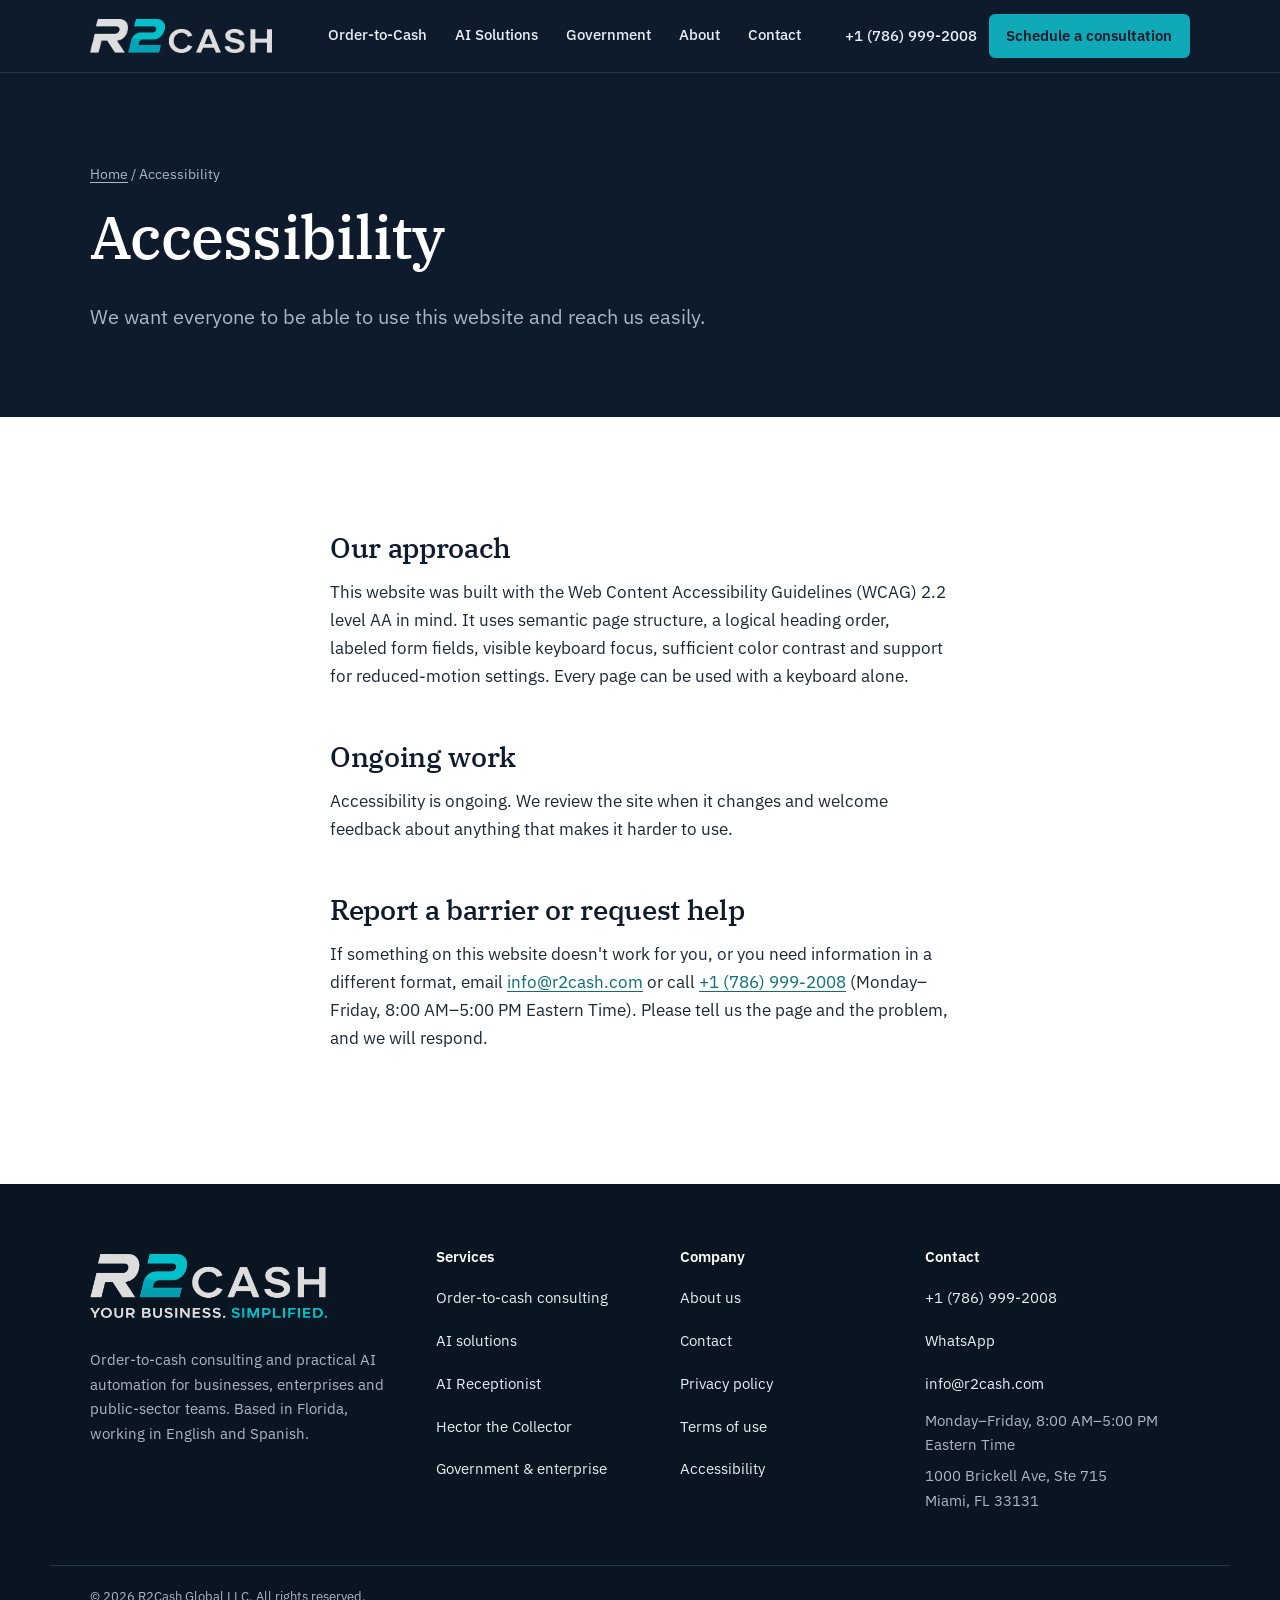
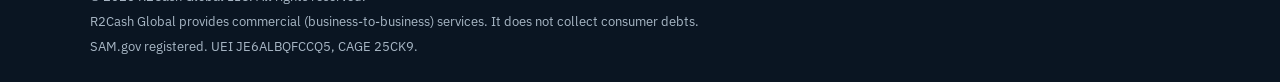
<file: accessibility/index.html>
<!doctype html>
<html lang="en">
<head>
<meta charset="utf-8">
<meta name="viewport" content="width=device-width, initial-scale=1">
<title>Accessibility | R2Cash Global</title>
<meta name="description" content="R2Cash Global's commitment to an accessible website and how to report an accessibility barrier.">
<link rel="canonical" href="https://r2cash.com/accessibility/">
<meta name="theme-color" content="#0E1B2C">
<meta property="og:type" content="website">
<meta property="og:site_name" content="R2Cash Global">
<meta property="og:title" content="Accessibility | R2Cash Global">
<meta property="og:description" content="R2Cash Global's commitment to an accessible website and how to report an accessibility barrier.">
<meta property="og:url" content="https://r2cash.com/accessibility/">
<meta property="og:image" content="https://r2cash.com/assets/og-image.png">
<meta property="og:image:width" content="1200">
<meta property="og:image:height" content="630">
<meta property="og:locale" content="en_US">
<meta name="twitter:card" content="summary_large_image">
<link rel="icon" href="/assets/favicon-32.png" sizes="32x32" type="image/png">
<link rel="icon" href="/assets/favicon-48.png" sizes="48x48" type="image/png">
<link rel="apple-touch-icon" href="/assets/apple-touch-icon.png">
<link rel="preconnect" href="https://fonts.googleapis.com">
<link rel="preconnect" href="https://fonts.gstatic.com" crossorigin>
<link rel="stylesheet" href="https://fonts.googleapis.com/css2?family=IBM+Plex+Sans:wght@400;500;600&family=IBM+Plex+Serif:wght@400;500;600&display=swap">
<link rel="stylesheet" href="/assets/styles.css">
<script defer src="/assets/main.js"></script>
<script data-goatcounter="https://r2cash.goatcounter.com/count" async src="https://gc.zgo.at/count.js"></script>
<script defer src="https://static.cloudflareinsights.com/beacon.min.js" data-cf-beacon='{"token": "7143bedd11de4b53a40ff71951c34c42"}'></script>
<script type="application/ld+json">{"@context":"https://schema.org","@type":"ProfessionalService","@id":"https://r2cash.com/#organization","name":"R2Cash Global LLC","alternateName":"R2Cash Global","url":"https://r2cash.com/","email":"info@r2cash.com","telephone":"+1-786-999-2008","image":"https://r2cash.com/assets/og-image.png","logo":"https://r2cash.com/assets/logo-full.png","description":"Order-to-cash consulting, B2B collections expertise and AI business agents that help organizations invoice accurately, collect faster and serve customers better.","address":{"@type":"PostalAddress","streetAddress":"1000 Brickell Ave, Ste 715","addressLocality":"Miami","addressRegion":"FL","postalCode":"33131","addressCountry":"US"},"areaServed":[{"@type":"Country","name":"United States"}],"knowsLanguage":["en","es"],"identifier":[{"@type":"PropertyValue","propertyID":"UEI","value":"JE6ALBQFCCQ5"},{"@type":"PropertyValue","propertyID":"CAGE","value":"25CK9"}],"naics":"541611","openingHours":"Mo-Fr 08:00-17:00","contactPoint":{"@type":"ContactPoint","telephone":"+1-786-999-2008","email":"info@r2cash.com","contactType":"sales","availableLanguage":["English","Spanish"]}}</script>
</head>
<body class="page-accessibility">
<a class="skip-link" href="#main">Skip to main content</a>
<header class="site-header">
  <div class="wrap header-inner">
    <a class="brand" href="/" aria-label="R2Cash Global home"><img class="logo-img" src="/assets/logo-wordmark.png" width="515" height="96" alt="R2Cash Global"></a>
    <nav class="primary-nav" aria-label="Primary">
      <ul id="nav-list" class="nav-list"><li><a href="/order-to-cash/">Order-to-Cash</a></li><li><a href="/ai-solutions/">AI Solutions</a></li><li><a href="/government/">Government</a></li><li><a href="/about/">About</a></li><li><a href="/contact/">Contact</a></li></ul>
    </nav>
    <div class="header-actions">
      <a class="header-phone" href="tel:+17869992008">+1 (786) 999-2008</a>
      <a class="btn btn-primary btn-sm" href="/contact/">Schedule a consultation</a>
      <button class="nav-toggle" type="button" aria-expanded="false" aria-controls="mobile-menu">
        <span class="nav-toggle-bars" aria-hidden="true"></span><span class="nav-toggle-label">Menu</span>
      </button>
    </div>
  </div>
  <div id="mobile-menu" class="mobile-menu" hidden>
    <nav aria-label="Mobile">
      <ul><li><a href="/order-to-cash/">Order-to-Cash</a></li><li><a href="/ai-solutions/">AI Solutions</a></li><li><a href="/government/">Government</a></li><li><a href="/about/">About</a></li><li><a href="/contact/">Contact</a></li></ul>
    </nav>
    <div class="mobile-menu-actions">
      <a class="btn btn-primary" href="/contact/">Schedule a consultation</a>
      <a class="btn btn-ghost-light" href="tel:+17869992008">Call +1 (786) 999-2008</a>
      <a class="btn btn-ghost-light" href="https://wa.me/17869992008" rel="noopener">Message on WhatsApp</a>
    </div>
  </div>
</header>
<main id="main" tabindex="-1">
<section class="page-head" aria-labelledby="page-title">
  <div class="wrap">
    <p class="breadcrumb"><a href="/">Home</a> / Accessibility</p>
    <h1 id="page-title">Accessibility</h1>
    <p class="lede">We want everyone to be able to use this website and reach us easily.</p>
  </div>
</section>
<section class="section">
  <div class="wrap prose">
    <h2>Our approach</h2>
    <p>This website was built with the Web Content Accessibility Guidelines (WCAG) 2.2 level AA in mind. It uses semantic page structure, a logical heading order, labeled form fields, visible keyboard focus, sufficient color contrast and support for reduced-motion settings. Every page can be used with a keyboard alone.</p>
    <h2>Ongoing work</h2>
    <p>Accessibility is ongoing. We review the site when it changes and welcome feedback about anything that makes it harder to use.</p>
    <h2>Report a barrier or request help</h2>
    <p>If something on this website doesn't work for you, or you need information in a different format, email <a href="mailto:info@r2cash.com">info@r2cash.com</a> or call <a href="tel:+17869992008">+1 (786) 999-2008</a> (Monday–Friday, 8:00 AM–5:00 PM Eastern Time). Please tell us the page and the problem, and we will respond.</p>
  </div>
</section>

</main>
<footer class="site-footer">
  <div class="wrap footer-grid">
    <div class="footer-brand">
      <a class="brand" href="/" aria-label="R2Cash Global home"><img class="logo-full" src="/assets/logo-full.png" width="888" height="240" alt="R2Cash Global. Your business. Simplified."></a>
      <p>Order-to-cash consulting and practical AI automation for businesses, enterprises and public-sector teams. Based in Florida, working in English and Spanish.</p>
    </div>
    <nav class="footer-col" aria-label="Services">
      <h2>Services</h2>
      <ul>
        <li><a href="/order-to-cash/">Order-to-cash consulting</a></li>
        <li><a href="/ai-solutions/">AI solutions</a></li>
        <li><a href="/ai-receptionist/">AI Receptionist</a></li>
        <li><a href="/hector-the-collector/">Hector the Collector</a></li>
        <li><a href="/government/">Government &amp; enterprise</a></li>
      </ul>
    </nav>
    <nav class="footer-col" aria-label="Company">
      <h2>Company</h2>
      <ul>
        <li><a href="/about/">About us</a></li>
        <li><a href="/contact/">Contact</a></li>
        <li><a href="/privacy/">Privacy policy</a></li>
        <li><a href="/terms/">Terms of use</a></li>
        <li><a href="/accessibility/">Accessibility</a></li>
      </ul>
    </nav>
    <div class="footer-col">
      <h2>Contact</h2>
      <ul class="footer-contact">
        <li><a href="tel:+17869992008">+1 (786) 999-2008</a></li>
        <li><a href="https://wa.me/17869992008" rel="noopener">WhatsApp</a></li>
        <li><a href="mailto:info@r2cash.com">info@r2cash.com</a></li>
        <li>Monday–Friday, 8:00 AM–5:00 PM Eastern Time</li>
        <li><address>1000 Brickell Ave, Ste 715<br>Miami, FL 33131</address></li>
      </ul>
    </div>
  </div>
  <div class="wrap footer-legal">
    <p>© 2026 R2Cash Global LLC. All rights reserved.</p>
    <p>R2Cash Global provides commercial (business-to-business) services. It does not collect consumer debts.</p>
    <p>SAM.gov registered. UEI JE6ALBQFCCQ5, CAGE 25CK9.</p>
  </div>
</footer>
<div class="mobile-cta-bar" aria-label="Quick contact">
  <a href="tel:+17869992008">Call</a>
  <a href="https://wa.me/17869992008" rel="noopener">WhatsApp</a>
  <a href="/contact/">Schedule</a>
</div>
</body>
</html>
</file>
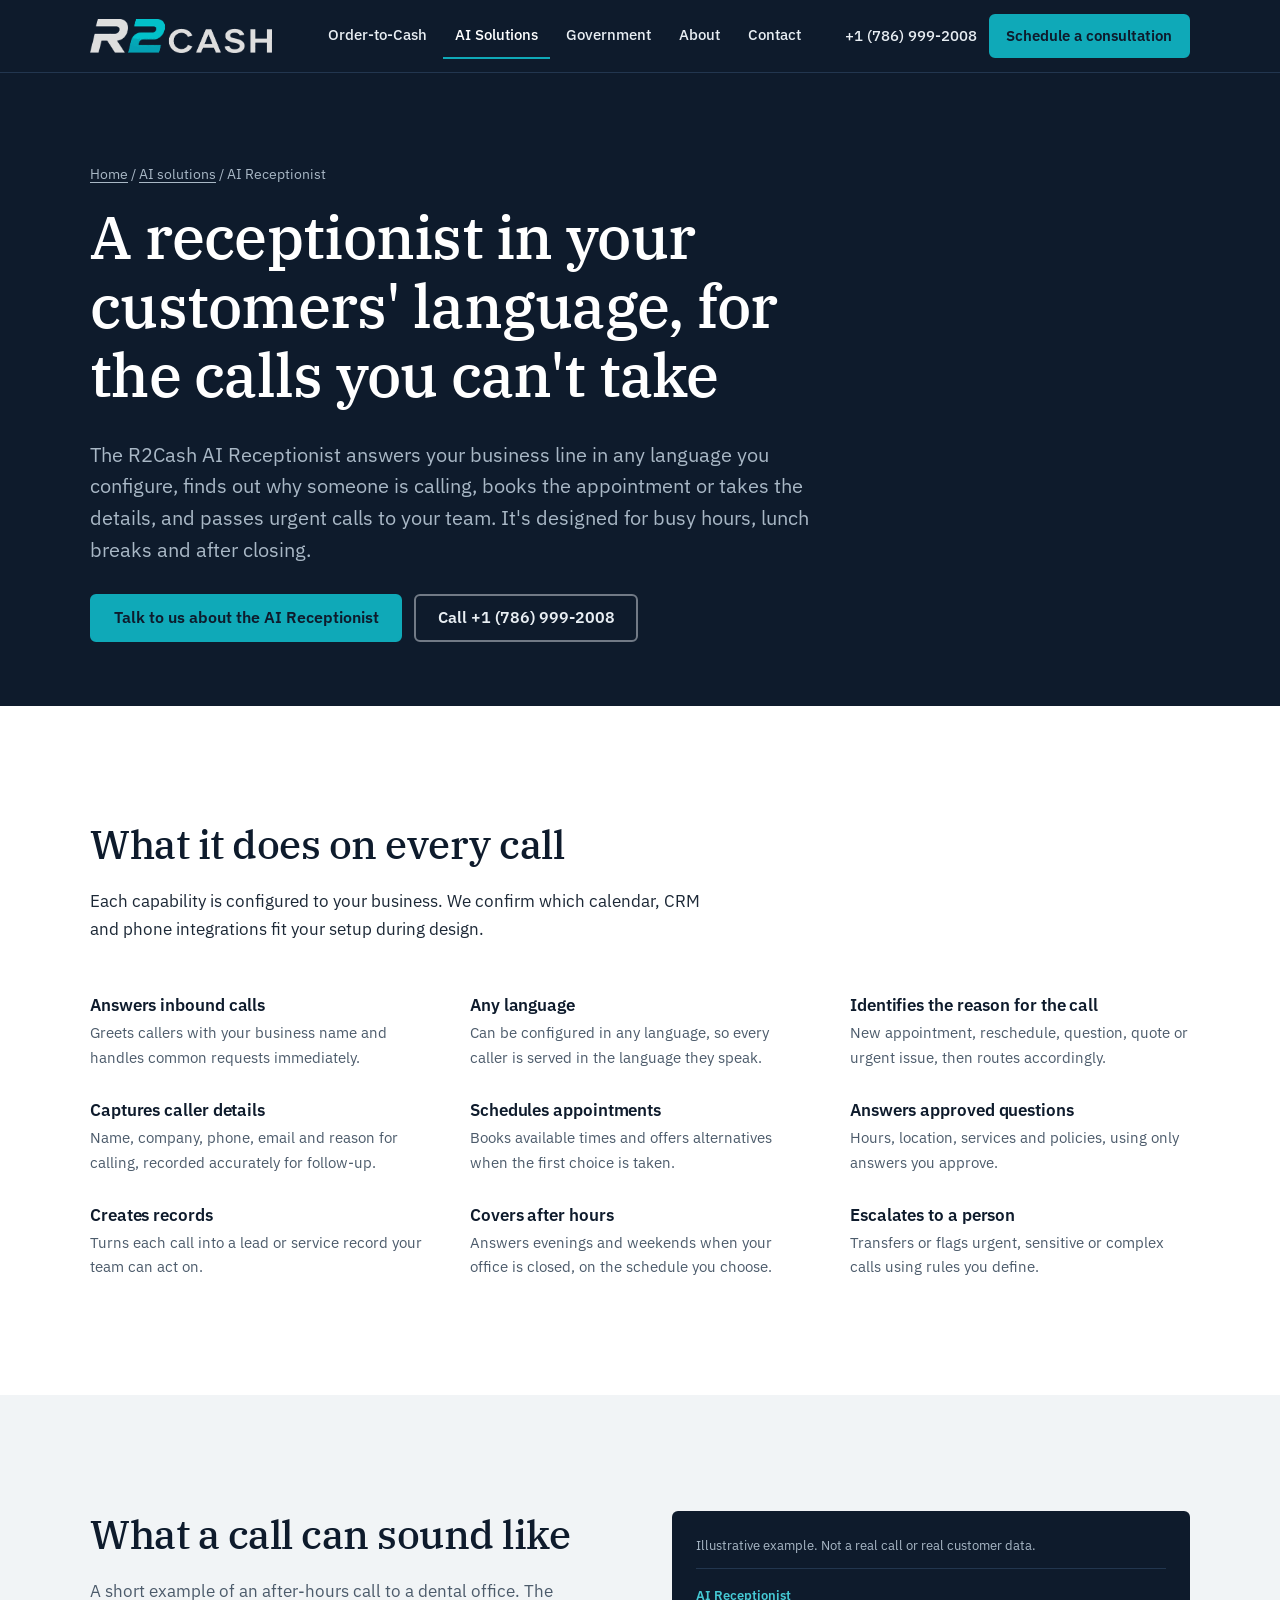
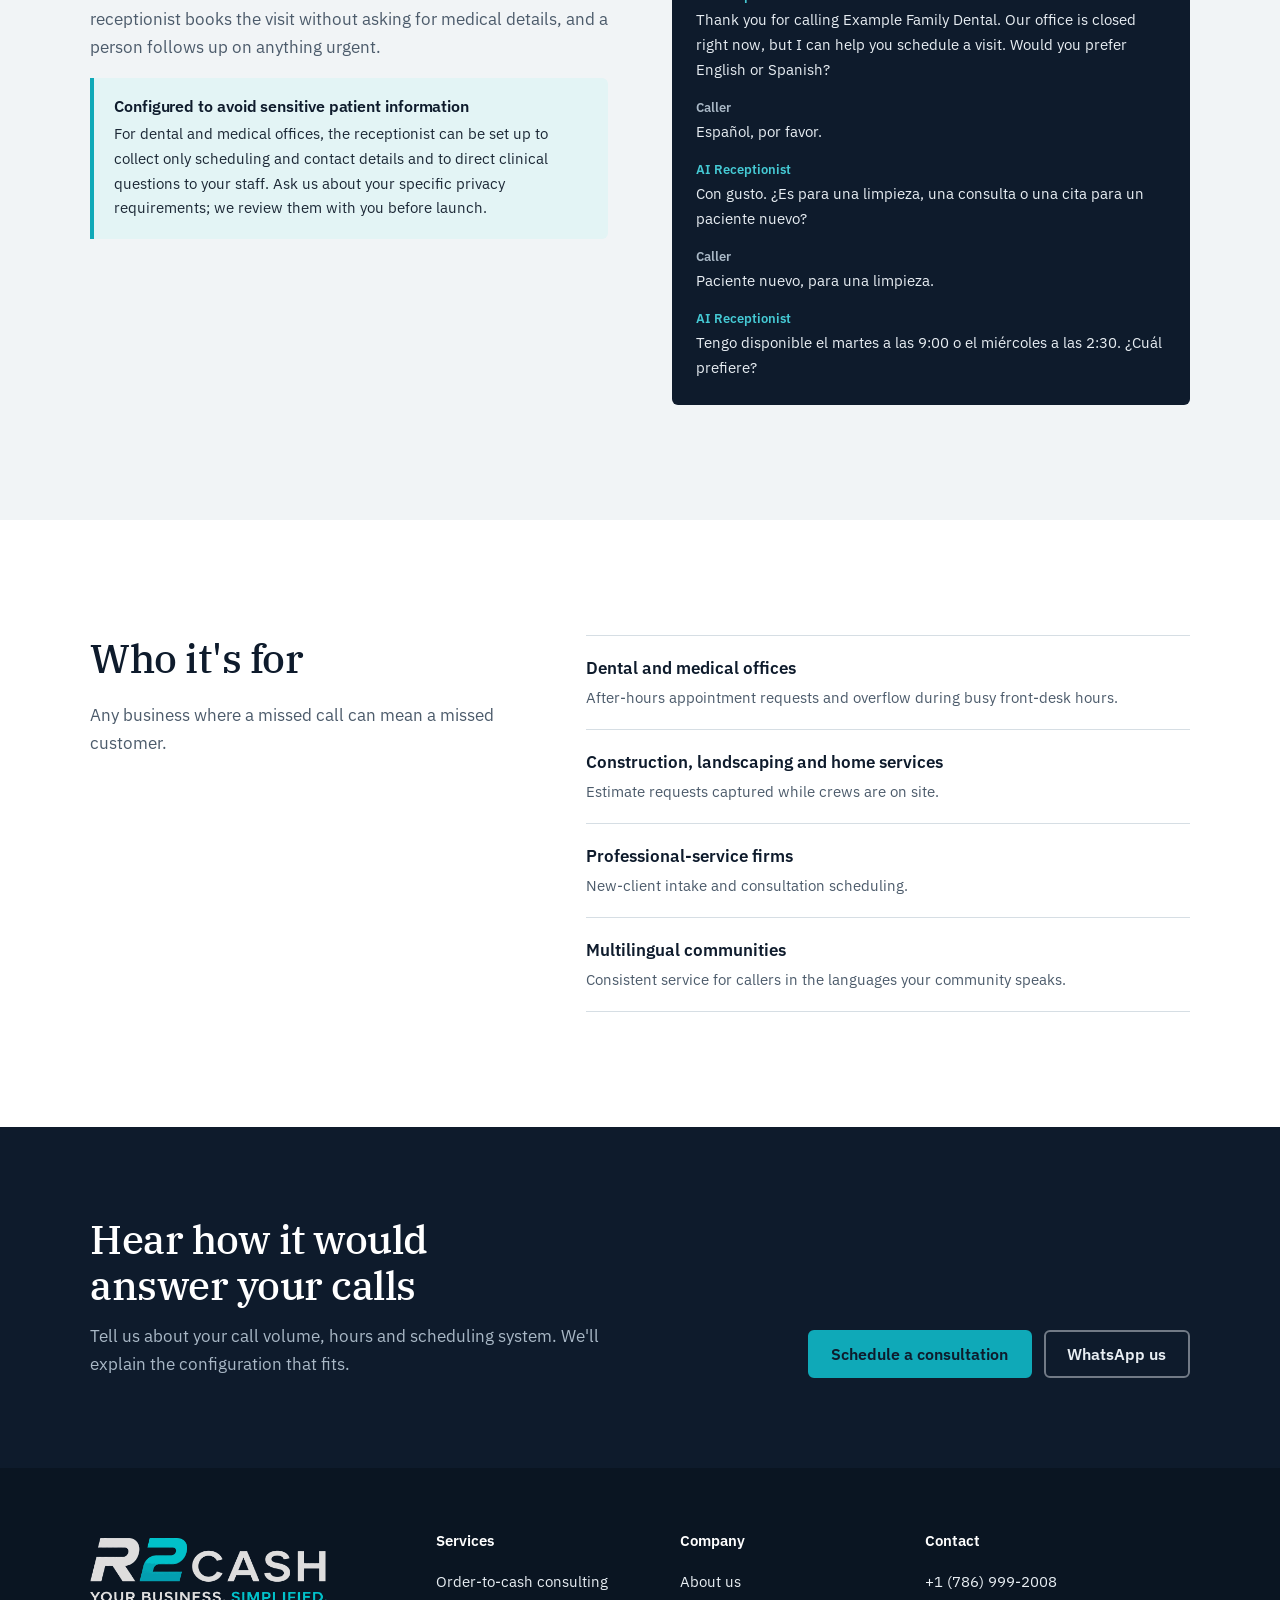
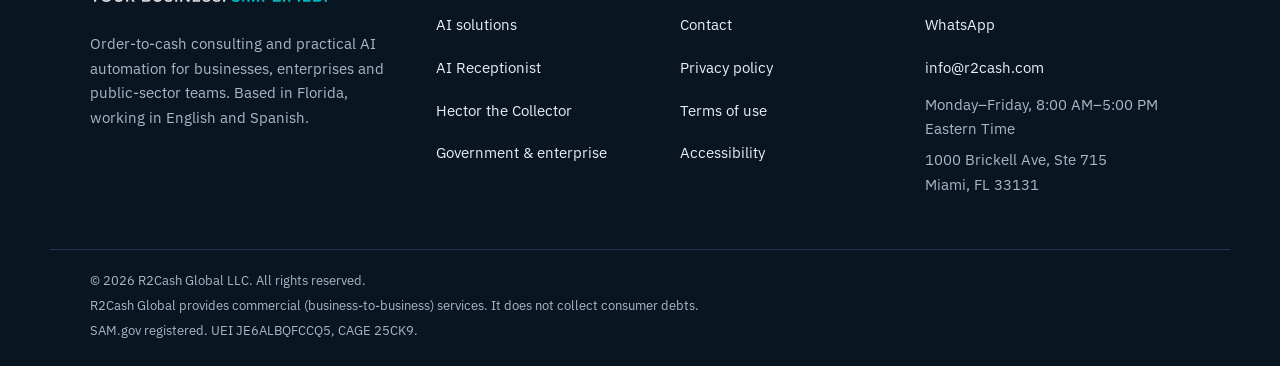
<file: ai-receptionist/index.html>
<!doctype html>
<html lang="en">
<head>
<meta charset="utf-8">
<meta name="viewport" content="width=device-width, initial-scale=1">
<title>AI Receptionist in Any Language | R2Cash Global</title>
<meta name="description" content="An AI receptionist, configurable in any language, that answers business calls, captures caller details, schedules appointments, covers after hours and escalates to your team.">
<link rel="canonical" href="https://r2cash.com/ai-receptionist/">
<meta name="theme-color" content="#0E1B2C">
<meta property="og:type" content="website">
<meta property="og:site_name" content="R2Cash Global">
<meta property="og:title" content="R2Cash AI Receptionist — call answering and scheduling in any language">
<meta property="og:description" content="An AI receptionist, configurable in any language, that answers business calls, captures caller details, schedules appointments, covers after hours and escalates to your team.">
<meta property="og:url" content="https://r2cash.com/ai-receptionist/">
<meta property="og:image" content="https://r2cash.com/assets/og-image.png">
<meta property="og:image:width" content="1200">
<meta property="og:image:height" content="630">
<meta property="og:locale" content="en_US">
<meta name="twitter:card" content="summary_large_image">
<link rel="icon" href="/assets/favicon-32.png" sizes="32x32" type="image/png">
<link rel="icon" href="/assets/favicon-48.png" sizes="48x48" type="image/png">
<link rel="apple-touch-icon" href="/assets/apple-touch-icon.png">
<link rel="preconnect" href="https://fonts.googleapis.com">
<link rel="preconnect" href="https://fonts.gstatic.com" crossorigin>
<link rel="stylesheet" href="https://fonts.googleapis.com/css2?family=IBM+Plex+Sans:wght@400;500;600&family=IBM+Plex+Serif:wght@400;500;600&display=swap">
<link rel="stylesheet" href="/assets/styles.css">
<script defer src="/assets/main.js"></script>
<script data-goatcounter="https://r2cash.goatcounter.com/count" async src="https://gc.zgo.at/count.js"></script>
<script defer src="https://static.cloudflareinsights.com/beacon.min.js" data-cf-beacon='{"token": "7143bedd11de4b53a40ff71951c34c42"}'></script>
<script type="application/ld+json">{"@context":"https://schema.org","@type":"ProfessionalService","@id":"https://r2cash.com/#organization","name":"R2Cash Global LLC","alternateName":"R2Cash Global","url":"https://r2cash.com/","email":"info@r2cash.com","telephone":"+1-786-999-2008","image":"https://r2cash.com/assets/og-image.png","logo":"https://r2cash.com/assets/logo-full.png","description":"Order-to-cash consulting, B2B collections expertise and AI business agents that help organizations invoice accurately, collect faster and serve customers better.","address":{"@type":"PostalAddress","streetAddress":"1000 Brickell Ave, Ste 715","addressLocality":"Miami","addressRegion":"FL","postalCode":"33131","addressCountry":"US"},"areaServed":[{"@type":"Country","name":"United States"}],"knowsLanguage":["en","es"],"identifier":[{"@type":"PropertyValue","propertyID":"UEI","value":"JE6ALBQFCCQ5"},{"@type":"PropertyValue","propertyID":"CAGE","value":"25CK9"}],"naics":"541611","openingHours":"Mo-Fr 08:00-17:00","contactPoint":{"@type":"ContactPoint","telephone":"+1-786-999-2008","email":"info@r2cash.com","contactType":"sales","availableLanguage":["English","Spanish"]}}</script>
</head>
<body class="page-ai-receptionist">
<a class="skip-link" href="#main">Skip to main content</a>
<header class="site-header">
  <div class="wrap header-inner">
    <a class="brand" href="/" aria-label="R2Cash Global home"><img class="logo-img" src="/assets/logo-wordmark.png" width="515" height="96" alt="R2Cash Global"></a>
    <nav class="primary-nav" aria-label="Primary">
      <ul id="nav-list" class="nav-list"><li><a href="/order-to-cash/">Order-to-Cash</a></li><li><a href="/ai-solutions/" aria-current="page">AI Solutions</a></li><li><a href="/government/">Government</a></li><li><a href="/about/">About</a></li><li><a href="/contact/">Contact</a></li></ul>
    </nav>
    <div class="header-actions">
      <a class="header-phone" href="tel:+17869992008">+1 (786) 999-2008</a>
      <a class="btn btn-primary btn-sm" href="/contact/">Schedule a consultation</a>
      <button class="nav-toggle" type="button" aria-expanded="false" aria-controls="mobile-menu">
        <span class="nav-toggle-bars" aria-hidden="true"></span><span class="nav-toggle-label">Menu</span>
      </button>
    </div>
  </div>
  <div id="mobile-menu" class="mobile-menu" hidden>
    <nav aria-label="Mobile">
      <ul><li><a href="/order-to-cash/">Order-to-Cash</a></li><li><a href="/ai-solutions/" aria-current="page">AI Solutions</a></li><li><a href="/government/">Government</a></li><li><a href="/about/">About</a></li><li><a href="/contact/">Contact</a></li></ul>
    </nav>
    <div class="mobile-menu-actions">
      <a class="btn btn-primary" href="/contact/">Schedule a consultation</a>
      <a class="btn btn-ghost-light" href="tel:+17869992008">Call +1 (786) 999-2008</a>
      <a class="btn btn-ghost-light" href="https://wa.me/17869992008" rel="noopener">Message on WhatsApp</a>
    </div>
  </div>
</header>
<main id="main" tabindex="-1">
<section class="page-head" aria-labelledby="page-title">
  <div class="wrap">
    <p class="breadcrumb"><a href="/">Home</a> / <a href="/ai-solutions/">AI solutions</a> / AI Receptionist</p>
    <h1 id="page-title">A receptionist in your customers' language, for the calls you can't take</h1>
    <p class="lede">The R2Cash AI Receptionist answers your business line in any language you configure, finds out why someone is calling, books the appointment or takes the details, and passes urgent calls to your team. It's designed for busy hours, lunch breaks and after closing.</p>
    <div class="btn-row">
      <a class="btn btn-primary" href="/contact/?service=ai-receptionist">Talk to us about the AI Receptionist</a>
      <a class="btn btn-ghost-light" href="tel:+17869992008">Call +1 (786) 999-2008</a>
    </div>
  </div>
</section>

<section class="section" aria-labelledby="does-title">
  <div class="wrap">
    <div class="section-head">
      <h2 id="does-title">What it does on every call</h2>
      <p>Each capability is configured to your business. We confirm which calendar, CRM and phone integrations fit your setup during design.</p>
    </div>
    <ul class="features">
      <li><h3>Answers inbound calls</h3><p>Greets callers with your business name and handles common requests immediately.</p></li>
      <li><h3>Any language</h3><p>Can be configured in any language, so every caller is served in the language they speak.</p></li>
      <li><h3>Identifies the reason for the call</h3><p>New appointment, reschedule, question, quote or urgent issue, then routes accordingly.</p></li>
      <li><h3>Captures caller details</h3><p>Name, company, phone, email and reason for calling, recorded accurately for follow-up.</p></li>
      <li><h3>Schedules appointments</h3><p>Books available times and offers alternatives when the first choice is taken.</p></li>
      <li><h3>Answers approved questions</h3><p>Hours, location, services and policies, using only answers you approve.</p></li>
      <li><h3>Creates records</h3><p>Turns each call into a lead or service record your team can act on.</p></li>
      <li><h3>Covers after hours</h3><p>Answers evenings and weekends when your office is closed, on the schedule you choose.</p></li>
      <li><h3>Escalates to a person</h3><p>Transfers or flags urgent, sensitive or complex calls using rules you define.</p></li>
    </ul>
  </div>
</section>

<section class="section section-mist" aria-labelledby="example-title">
  <div class="wrap split split-even">
    <div>
      <h2 id="example-title">What a call can sound like</h2>
      <p class="muted">A short example of an after-hours call to a dental office. The receptionist books the visit without asking for medical details, and a person follows up on anything urgent.</p>
      <div class="note">
        <h3>Configured to avoid sensitive patient information</h3>
        <p>For dental and medical offices, the receptionist can be set up to collect only scheduling and contact details and to direct clinical questions to your staff. Ask us about your specific privacy requirements; we review them with you before launch.</p>
      </div>
    </div>
    <div class="transcript" role="group" aria-labelledby="transcript-label">
      <p class="transcript-label" id="transcript-label">Illustrative example. Not a real call or real customer data.</p>
      <dl>
        <div><dt>AI Receptionist</dt><dd>Thank you for calling Example Family Dental. Our office is closed right now, but I can help you schedule a visit. Would you prefer English or Spanish?</dd></div>
        <div><dt class="caller">Caller</dt><dd lang="es">Español, por favor.</dd></div>
        <div><dt>AI Receptionist</dt><dd lang="es">Con gusto. ¿Es para una limpieza, una consulta o una cita para un paciente nuevo?</dd></div>
        <div><dt class="caller">Caller</dt><dd lang="es">Paciente nuevo, para una limpieza.</dd></div>
        <div><dt>AI Receptionist</dt><dd lang="es">Tengo disponible el martes a las 9:00 o el miércoles a las 2:30. ¿Cuál prefiere?</dd></div>
      </dl>
    </div>
  </div>
</section>

<section class="section" aria-labelledby="fit-title">
  <div class="wrap split">
    <div>
      <h2 id="fit-title">Who it's for</h2>
      <p class="muted">Any business where a missed call can mean a missed customer.</p>
    </div>
    <ul class="industries industries-1">
      <li><strong>Dental and medical offices</strong><span>After-hours appointment requests and overflow during busy front-desk hours.</span></li>
      <li><strong>Construction, landscaping and home services</strong><span>Estimate requests captured while crews are on site.</span></li>
      <li><strong>Professional-service firms</strong><span>New-client intake and consultation scheduling.</span></li>
      <li><strong>Multilingual communities</strong><span>Consistent service for callers in the languages your community speaks.</span></li>
    </ul>
  </div>
</section>

<section class="cta-band" aria-labelledby="cta-title">
  <div class="wrap">
    <div>
      <h2 id="cta-title">Hear how it would answer your calls</h2>
      <p>Tell us about your call volume, hours and scheduling system. We'll explain the configuration that fits.</p>
    </div>
    <div class="btn-row">
      <a class="btn btn-primary" href="/contact/?service=ai-receptionist">Schedule a consultation</a>
      <a class="btn btn-ghost-light" href="https://wa.me/17869992008" rel="noopener">WhatsApp us</a>
    </div>
  </div>
</section>

</main>
<footer class="site-footer">
  <div class="wrap footer-grid">
    <div class="footer-brand">
      <a class="brand" href="/" aria-label="R2Cash Global home"><img class="logo-full" src="/assets/logo-full.png" width="888" height="240" alt="R2Cash Global. Your business. Simplified."></a>
      <p>Order-to-cash consulting and practical AI automation for businesses, enterprises and public-sector teams. Based in Florida, working in English and Spanish.</p>
    </div>
    <nav class="footer-col" aria-label="Services">
      <h2>Services</h2>
      <ul>
        <li><a href="/order-to-cash/">Order-to-cash consulting</a></li>
        <li><a href="/ai-solutions/">AI solutions</a></li>
        <li><a href="/ai-receptionist/">AI Receptionist</a></li>
        <li><a href="/hector-the-collector/">Hector the Collector</a></li>
        <li><a href="/government/">Government &amp; enterprise</a></li>
      </ul>
    </nav>
    <nav class="footer-col" aria-label="Company">
      <h2>Company</h2>
      <ul>
        <li><a href="/about/">About us</a></li>
        <li><a href="/contact/">Contact</a></li>
        <li><a href="/privacy/">Privacy policy</a></li>
        <li><a href="/terms/">Terms of use</a></li>
        <li><a href="/accessibility/">Accessibility</a></li>
      </ul>
    </nav>
    <div class="footer-col">
      <h2>Contact</h2>
      <ul class="footer-contact">
        <li><a href="tel:+17869992008">+1 (786) 999-2008</a></li>
        <li><a href="https://wa.me/17869992008" rel="noopener">WhatsApp</a></li>
        <li><a href="mailto:info@r2cash.com">info@r2cash.com</a></li>
        <li>Monday–Friday, 8:00 AM–5:00 PM Eastern Time</li>
        <li><address>1000 Brickell Ave, Ste 715<br>Miami, FL 33131</address></li>
      </ul>
    </div>
  </div>
  <div class="wrap footer-legal">
    <p>© 2026 R2Cash Global LLC. All rights reserved.</p>
    <p>R2Cash Global provides commercial (business-to-business) services. It does not collect consumer debts.</p>
    <p>SAM.gov registered. UEI JE6ALBQFCCQ5, CAGE 25CK9.</p>
  </div>
</footer>
<div class="mobile-cta-bar" aria-label="Quick contact">
  <a href="tel:+17869992008">Call</a>
  <a href="https://wa.me/17869992008" rel="noopener">WhatsApp</a>
  <a href="/contact/">Schedule</a>
</div>
</body>
</html>
</file>
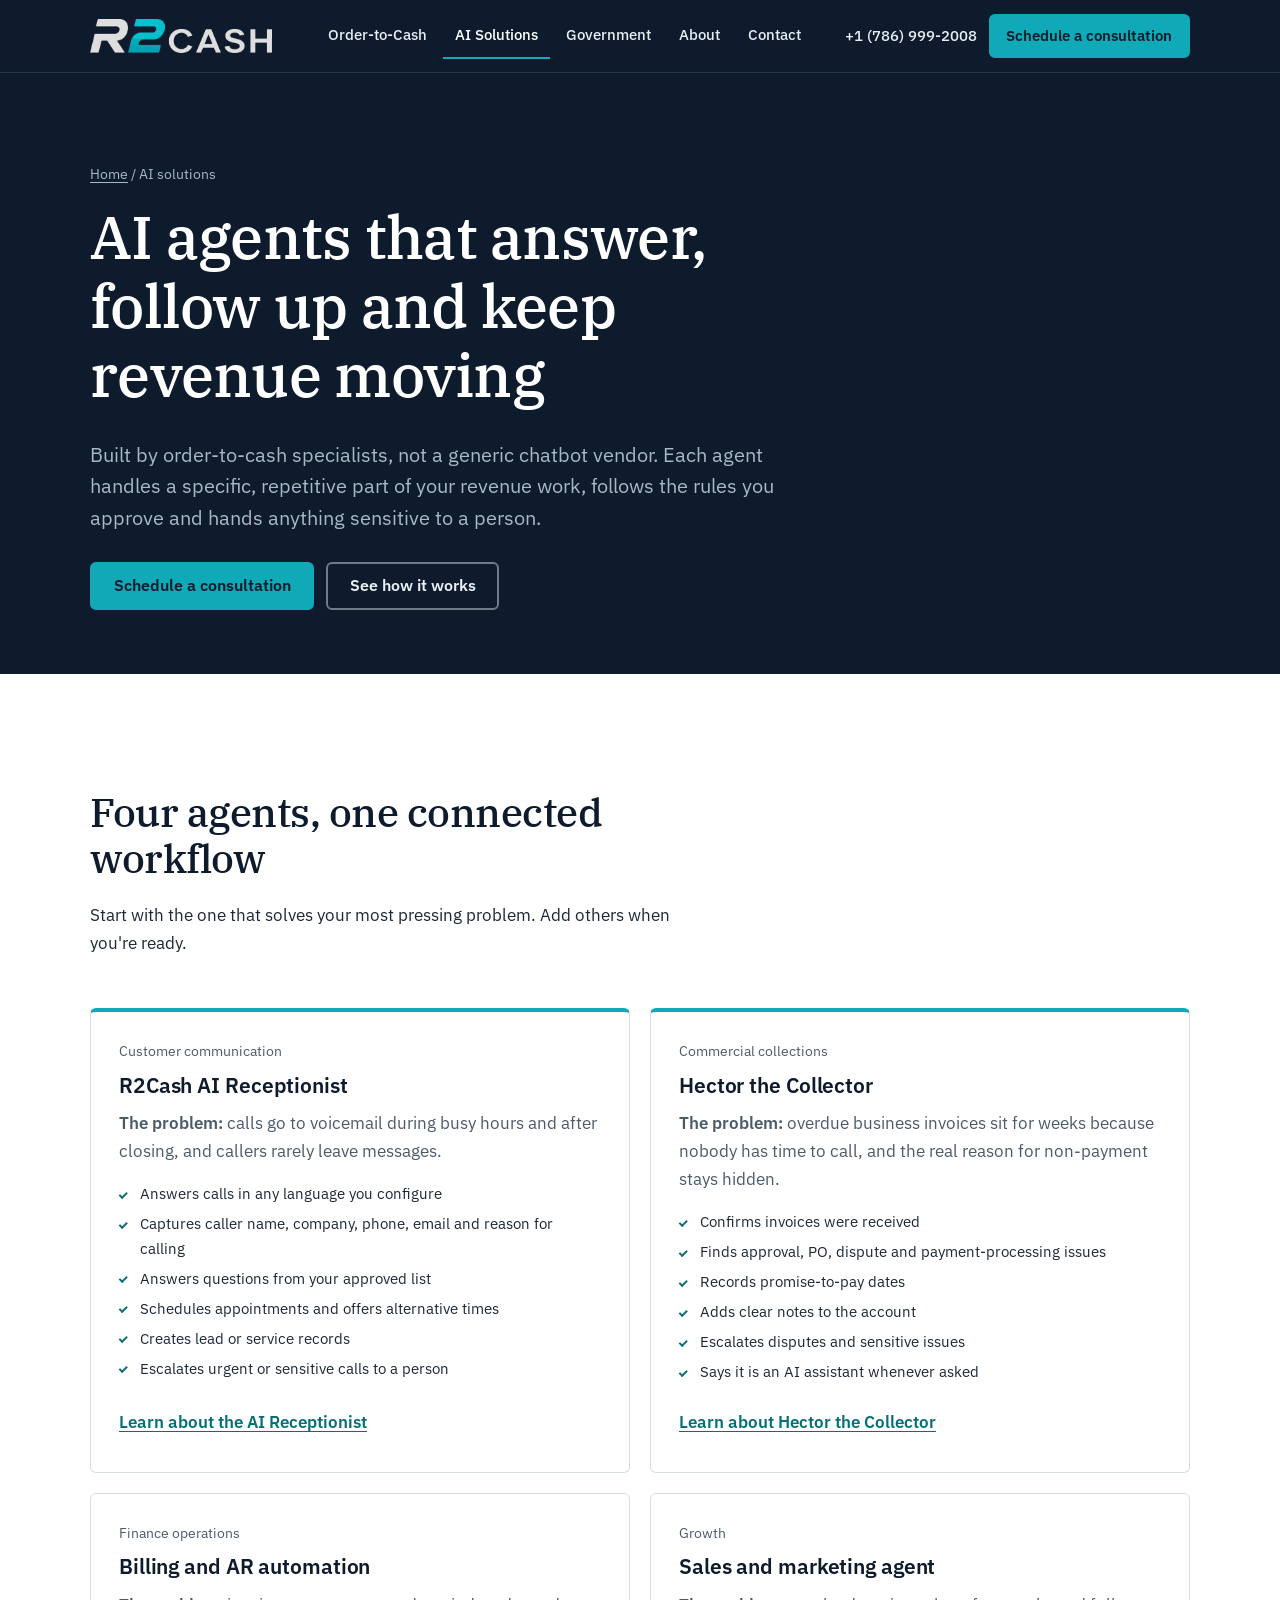
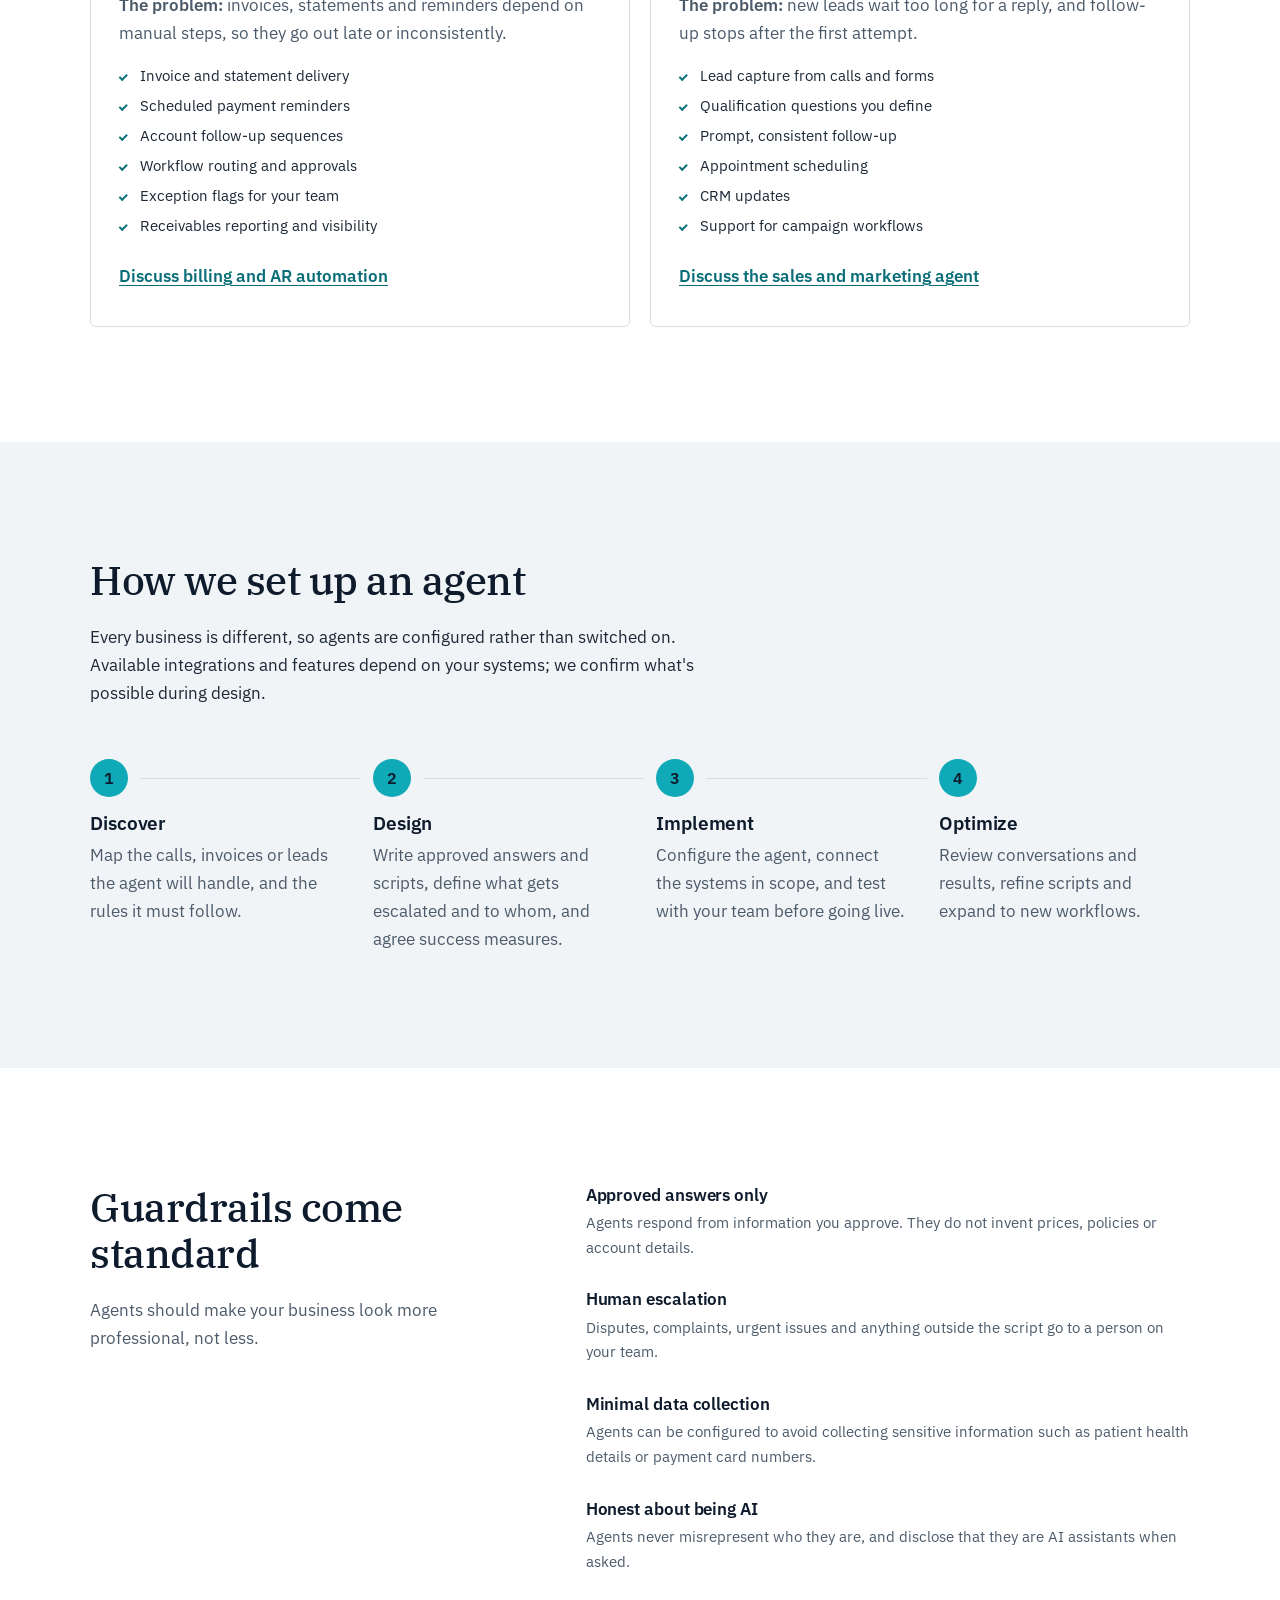
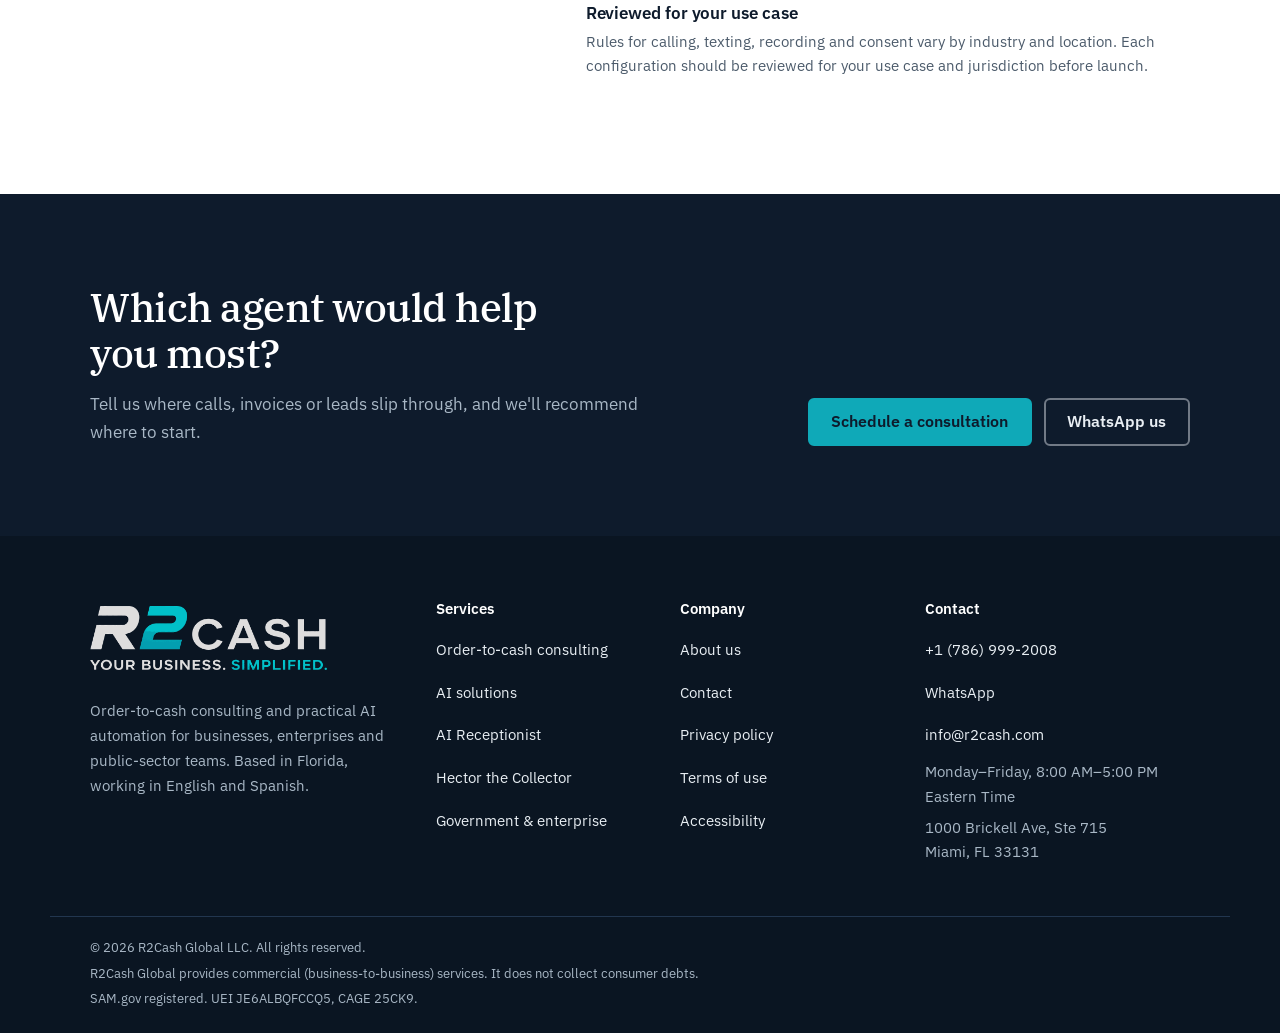
<file: ai-solutions/index.html>
<!doctype html>
<html lang="en">
<head>
<meta charset="utf-8">
<meta name="viewport" content="width=device-width, initial-scale=1">
<title>AI Agents for Collections, Billing &amp; Call Answering | R2Cash Global</title>
<meta name="description" content="AI receptionist in any language, AI-assisted B2B collections agent, billing and AR automation, and a sales follow-up agent, configured to your workflow by order-to-cash specialists.">
<link rel="canonical" href="https://r2cash.com/ai-solutions/">
<meta name="theme-color" content="#0E1B2C">
<meta property="og:type" content="website">
<meta property="og:site_name" content="R2Cash Global">
<meta property="og:title" content="Practical AI agents for revenue work — R2Cash Global">
<meta property="og:description" content="AI receptionist in any language, AI-assisted B2B collections agent, billing and AR automation, and a sales follow-up agent, configured to your workflow by order-to-cash specialists.">
<meta property="og:url" content="https://r2cash.com/ai-solutions/">
<meta property="og:image" content="https://r2cash.com/assets/og-image.png">
<meta property="og:image:width" content="1200">
<meta property="og:image:height" content="630">
<meta property="og:locale" content="en_US">
<meta name="twitter:card" content="summary_large_image">
<link rel="icon" href="/assets/favicon-32.png" sizes="32x32" type="image/png">
<link rel="icon" href="/assets/favicon-48.png" sizes="48x48" type="image/png">
<link rel="apple-touch-icon" href="/assets/apple-touch-icon.png">
<link rel="preconnect" href="https://fonts.googleapis.com">
<link rel="preconnect" href="https://fonts.gstatic.com" crossorigin>
<link rel="stylesheet" href="https://fonts.googleapis.com/css2?family=IBM+Plex+Sans:wght@400;500;600&family=IBM+Plex+Serif:wght@400;500;600&display=swap">
<link rel="stylesheet" href="/assets/styles.css">
<script defer src="/assets/main.js"></script>
<script data-goatcounter="https://r2cash.goatcounter.com/count" async src="https://gc.zgo.at/count.js"></script>
<script defer src="https://static.cloudflareinsights.com/beacon.min.js" data-cf-beacon='{"token": "7143bedd11de4b53a40ff71951c34c42"}'></script>
<script type="application/ld+json">{"@context":"https://schema.org","@type":"ProfessionalService","@id":"https://r2cash.com/#organization","name":"R2Cash Global LLC","alternateName":"R2Cash Global","url":"https://r2cash.com/","email":"info@r2cash.com","telephone":"+1-786-999-2008","image":"https://r2cash.com/assets/og-image.png","logo":"https://r2cash.com/assets/logo-full.png","description":"Order-to-cash consulting, B2B collections expertise and AI business agents that help organizations invoice accurately, collect faster and serve customers better.","address":{"@type":"PostalAddress","streetAddress":"1000 Brickell Ave, Ste 715","addressLocality":"Miami","addressRegion":"FL","postalCode":"33131","addressCountry":"US"},"areaServed":[{"@type":"Country","name":"United States"}],"knowsLanguage":["en","es"],"identifier":[{"@type":"PropertyValue","propertyID":"UEI","value":"JE6ALBQFCCQ5"},{"@type":"PropertyValue","propertyID":"CAGE","value":"25CK9"}],"naics":"541611","openingHours":"Mo-Fr 08:00-17:00","contactPoint":{"@type":"ContactPoint","telephone":"+1-786-999-2008","email":"info@r2cash.com","contactType":"sales","availableLanguage":["English","Spanish"]}}</script>
</head>
<body class="page-ai-solutions">
<a class="skip-link" href="#main">Skip to main content</a>
<header class="site-header">
  <div class="wrap header-inner">
    <a class="brand" href="/" aria-label="R2Cash Global home"><img class="logo-img" src="/assets/logo-wordmark.png" width="515" height="96" alt="R2Cash Global"></a>
    <nav class="primary-nav" aria-label="Primary">
      <ul id="nav-list" class="nav-list"><li><a href="/order-to-cash/">Order-to-Cash</a></li><li><a href="/ai-solutions/" aria-current="page">AI Solutions</a></li><li><a href="/government/">Government</a></li><li><a href="/about/">About</a></li><li><a href="/contact/">Contact</a></li></ul>
    </nav>
    <div class="header-actions">
      <a class="header-phone" href="tel:+17869992008">+1 (786) 999-2008</a>
      <a class="btn btn-primary btn-sm" href="/contact/">Schedule a consultation</a>
      <button class="nav-toggle" type="button" aria-expanded="false" aria-controls="mobile-menu">
        <span class="nav-toggle-bars" aria-hidden="true"></span><span class="nav-toggle-label">Menu</span>
      </button>
    </div>
  </div>
  <div id="mobile-menu" class="mobile-menu" hidden>
    <nav aria-label="Mobile">
      <ul><li><a href="/order-to-cash/">Order-to-Cash</a></li><li><a href="/ai-solutions/" aria-current="page">AI Solutions</a></li><li><a href="/government/">Government</a></li><li><a href="/about/">About</a></li><li><a href="/contact/">Contact</a></li></ul>
    </nav>
    <div class="mobile-menu-actions">
      <a class="btn btn-primary" href="/contact/">Schedule a consultation</a>
      <a class="btn btn-ghost-light" href="tel:+17869992008">Call +1 (786) 999-2008</a>
      <a class="btn btn-ghost-light" href="https://wa.me/17869992008" rel="noopener">Message on WhatsApp</a>
    </div>
  </div>
</header>
<main id="main" tabindex="-1">
<section class="page-head" aria-labelledby="page-title">
  <div class="wrap">
    <p class="breadcrumb"><a href="/">Home</a> / AI solutions</p>
    <h1 id="page-title">AI agents that answer, follow up and keep revenue moving</h1>
    <p class="lede">Built by order-to-cash specialists, not a generic chatbot vendor. Each agent handles a specific, repetitive part of your revenue work, follows the rules you approve and hands anything sensitive to a person.</p>
    <div class="btn-row">
      <a class="btn btn-primary" href="/contact/">Schedule a consultation</a>
      <a class="btn btn-ghost-light" href="#how-it-works">See how it works</a>
    </div>
  </div>
</section>

<section class="section" aria-labelledby="agents-title">
  <div class="wrap">
    <div class="section-head">
      <h2 id="agents-title">Four agents, one connected workflow</h2>
      <p>Start with the one that solves your most pressing problem. Add others when you're ready.</p>
    </div>
    <div class="solutions">
      <article class="solution solution-featured" id="ai-receptionist">
        <p class="solution-type">Customer communication</p>
        <h3>R2Cash AI Receptionist</h3>
        <p><strong>The problem:</strong> calls go to voicemail during busy hours and after closing, and callers rarely leave messages.</p>
        <ul class="checklist">
          <li>Answers calls in any language you configure</li>
          <li>Captures caller name, company, phone, email and reason for calling</li>
          <li>Answers questions from your approved list</li>
          <li>Schedules appointments and offers alternative times</li>
          <li>Creates lead or service records</li>
          <li>Escalates urgent or sensitive calls to a person</li>
        </ul>
        <a class="text-link" href="/ai-receptionist/">Learn about the AI Receptionist</a>
      </article>
      <article class="solution solution-featured" id="hector-the-collector">
        <p class="solution-type">Commercial collections</p>
        <h3>Hector the Collector</h3>
        <p><strong>The problem:</strong> overdue business invoices sit for weeks because nobody has time to call, and the real reason for non-payment stays hidden.</p>
        <ul class="checklist">
          <li>Confirms invoices were received</li>
          <li>Finds approval, PO, dispute and payment-processing issues</li>
          <li>Records promise-to-pay dates</li>
          <li>Adds clear notes to the account</li>
          <li>Escalates disputes and sensitive issues</li>
          <li>Says it is an AI assistant whenever asked</li>
        </ul>
        <a class="text-link" href="/hector-the-collector/">Learn about Hector the Collector</a>
      </article>
      <article class="solution" id="billing-ar">
        <p class="solution-type">Finance operations</p>
        <h3>Billing and AR automation</h3>
        <p><strong>The problem:</strong> invoices, statements and reminders depend on manual steps, so they go out late or inconsistently.</p>
        <ul class="checklist">
          <li>Invoice and statement delivery</li>
          <li>Scheduled payment reminders</li>
          <li>Account follow-up sequences</li>
          <li>Workflow routing and approvals</li>
          <li>Exception flags for your team</li>
          <li>Receivables reporting and visibility</li>
        </ul>
        <a class="text-link" href="/contact/?service=billing-ar-automation">Discuss billing and AR automation</a>
      </article>
      <article class="solution" id="sales-marketing">
        <p class="solution-type">Growth</p>
        <h3>Sales and marketing agent</h3>
        <p><strong>The problem:</strong> new leads wait too long for a reply, and follow-up stops after the first attempt.</p>
        <ul class="checklist">
          <li>Lead capture from calls and forms</li>
          <li>Qualification questions you define</li>
          <li>Prompt, consistent follow-up</li>
          <li>Appointment scheduling</li>
          <li>CRM updates</li>
          <li>Support for campaign workflows</li>
        </ul>
        <a class="text-link" href="/contact/?service=sales-marketing-agent">Discuss the sales and marketing agent</a>
      </article>
    </div>
  </div>
</section>

<section class="section section-mist" id="how-it-works" aria-labelledby="how-title">
  <div class="wrap">
    <div class="section-head">
      <h2 id="how-title">How we set up an agent</h2>
      <p>Every business is different, so agents are configured rather than switched on. Available integrations and features depend on your systems; we confirm what's possible during design.</p>
    </div>
    <ol class="steps">
      <li><h3>Discover</h3><p>Map the calls, invoices or leads the agent will handle, and the rules it must follow.</p></li>
      <li><h3>Design</h3><p>Write approved answers and scripts, define what gets escalated and to whom, and agree success measures.</p></li>
      <li><h3>Implement</h3><p>Configure the agent, connect the systems in scope, and test with your team before going live.</p></li>
      <li><h3>Optimize</h3><p>Review conversations and results, refine scripts and expand to new workflows.</p></li>
    </ol>
  </div>
</section>

<section class="section" aria-labelledby="guardrails-title">
  <div class="wrap split">
    <div>
      <h2 id="guardrails-title">Guardrails come standard</h2>
      <p class="muted">Agents should make your business look more professional, not less.</p>
    </div>
    <ul class="features features-1">
      <li><h3>Approved answers only</h3><p>Agents respond from information you approve. They do not invent prices, policies or account details.</p></li>
      <li><h3>Human escalation</h3><p>Disputes, complaints, urgent issues and anything outside the script go to a person on your team.</p></li>
      <li><h3>Minimal data collection</h3><p>Agents can be configured to avoid collecting sensitive information such as patient health details or payment card numbers.</p></li>
      <li><h3>Honest about being AI</h3><p>Agents never misrepresent who they are, and disclose that they are AI assistants when asked.</p></li>
      <li><h3>Reviewed for your use case</h3><p>Rules for calling, texting, recording and consent vary by industry and location. Each configuration should be reviewed for your use case and jurisdiction before launch.</p></li>
    </ul>
  </div>
</section>

<section class="cta-band" aria-labelledby="cta-title">
  <div class="wrap">
    <div>
      <h2 id="cta-title">Which agent would help you most?</h2>
      <p>Tell us where calls, invoices or leads slip through, and we'll recommend where to start.</p>
    </div>
    <div class="btn-row">
      <a class="btn btn-primary" href="/contact/">Schedule a consultation</a>
      <a class="btn btn-ghost-light" href="https://wa.me/17869992008" rel="noopener">WhatsApp us</a>
    </div>
  </div>
</section>

</main>
<footer class="site-footer">
  <div class="wrap footer-grid">
    <div class="footer-brand">
      <a class="brand" href="/" aria-label="R2Cash Global home"><img class="logo-full" src="/assets/logo-full.png" width="888" height="240" alt="R2Cash Global. Your business. Simplified."></a>
      <p>Order-to-cash consulting and practical AI automation for businesses, enterprises and public-sector teams. Based in Florida, working in English and Spanish.</p>
    </div>
    <nav class="footer-col" aria-label="Services">
      <h2>Services</h2>
      <ul>
        <li><a href="/order-to-cash/">Order-to-cash consulting</a></li>
        <li><a href="/ai-solutions/">AI solutions</a></li>
        <li><a href="/ai-receptionist/">AI Receptionist</a></li>
        <li><a href="/hector-the-collector/">Hector the Collector</a></li>
        <li><a href="/government/">Government &amp; enterprise</a></li>
      </ul>
    </nav>
    <nav class="footer-col" aria-label="Company">
      <h2>Company</h2>
      <ul>
        <li><a href="/about/">About us</a></li>
        <li><a href="/contact/">Contact</a></li>
        <li><a href="/privacy/">Privacy policy</a></li>
        <li><a href="/terms/">Terms of use</a></li>
        <li><a href="/accessibility/">Accessibility</a></li>
      </ul>
    </nav>
    <div class="footer-col">
      <h2>Contact</h2>
      <ul class="footer-contact">
        <li><a href="tel:+17869992008">+1 (786) 999-2008</a></li>
        <li><a href="https://wa.me/17869992008" rel="noopener">WhatsApp</a></li>
        <li><a href="mailto:info@r2cash.com">info@r2cash.com</a></li>
        <li>Monday–Friday, 8:00 AM–5:00 PM Eastern Time</li>
        <li><address>1000 Brickell Ave, Ste 715<br>Miami, FL 33131</address></li>
      </ul>
    </div>
  </div>
  <div class="wrap footer-legal">
    <p>© 2026 R2Cash Global LLC. All rights reserved.</p>
    <p>R2Cash Global provides commercial (business-to-business) services. It does not collect consumer debts.</p>
    <p>SAM.gov registered. UEI JE6ALBQFCCQ5, CAGE 25CK9.</p>
  </div>
</footer>
<div class="mobile-cta-bar" aria-label="Quick contact">
  <a href="tel:+17869992008">Call</a>
  <a href="https://wa.me/17869992008" rel="noopener">WhatsApp</a>
  <a href="/contact/">Schedule</a>
</div>
</body>
</html>
</file>
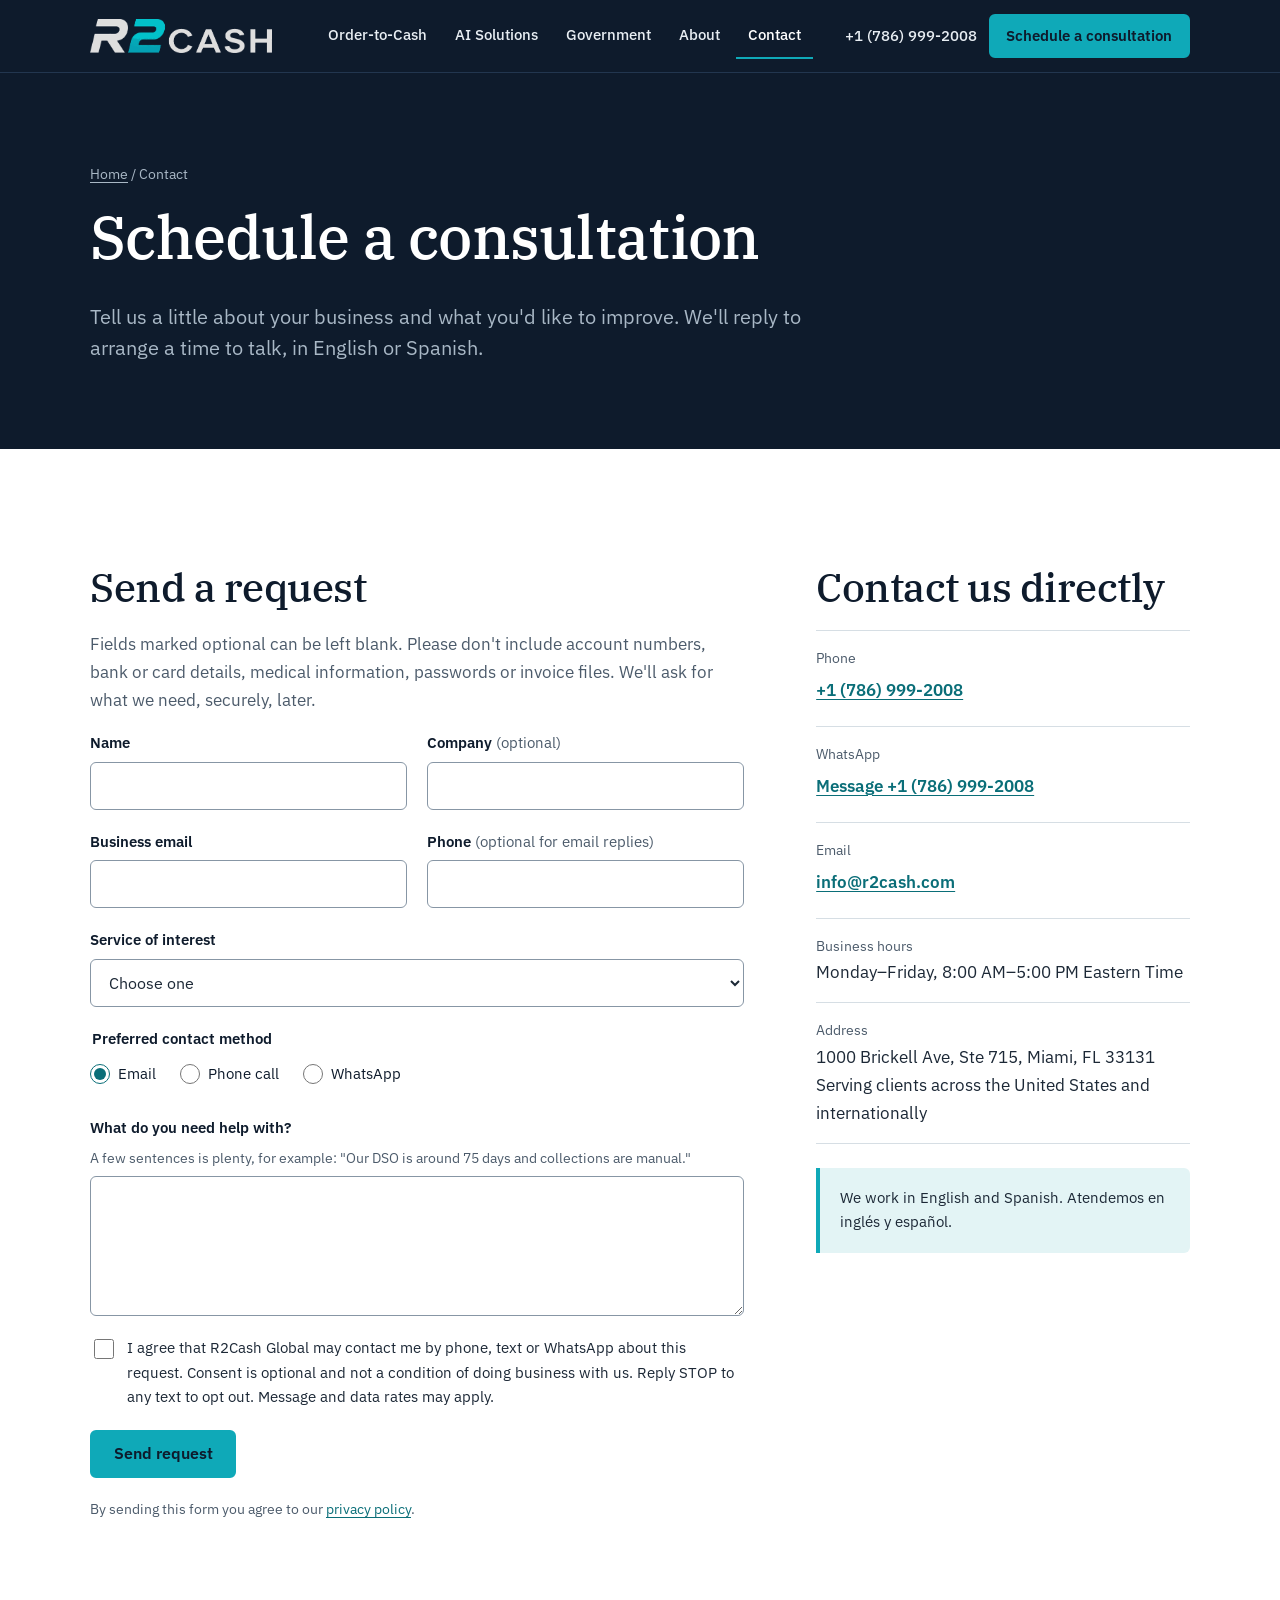
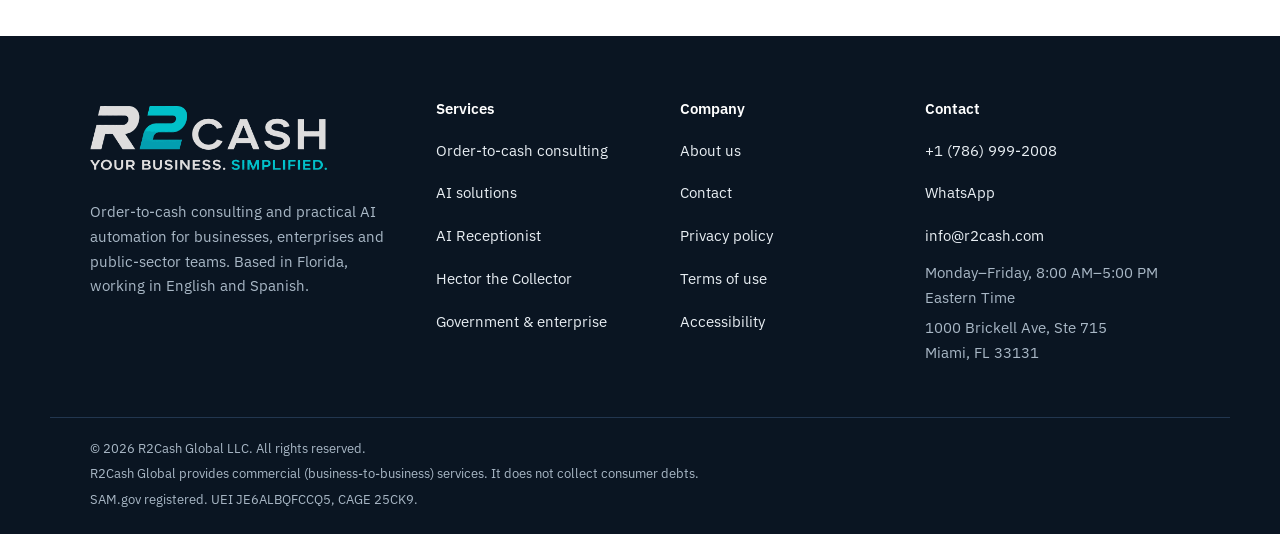
<file: contact/index.html>
<!doctype html>
<html lang="en">
<head>
<meta charset="utf-8">
<meta name="viewport" content="width=device-width, initial-scale=1">
<title>Contact R2Cash Global | Schedule a Consultation, Miami FL</title>
<meta name="description" content="Schedule a consultation with R2Cash Global about order-to-cash consulting, B2B collections or AI agents. Call or WhatsApp +1 (786) 999-2008 or email info@r2cash.com. Monday–Friday, 8 AM–5 PM ET.">
<link rel="canonical" href="https://r2cash.com/contact/">
<meta name="theme-color" content="#0E1B2C">
<meta property="og:type" content="website">
<meta property="og:site_name" content="R2Cash Global">
<meta property="og:title" content="Contact R2Cash Global">
<meta property="og:description" content="Schedule a consultation with R2Cash Global about order-to-cash consulting, B2B collections or AI agents. Call or WhatsApp +1 (786) 999-2008 or email info@r2cash.com. Monday–Friday, 8 AM–5 PM ET.">
<meta property="og:url" content="https://r2cash.com/contact/">
<meta property="og:image" content="https://r2cash.com/assets/og-image.png">
<meta property="og:image:width" content="1200">
<meta property="og:image:height" content="630">
<meta property="og:locale" content="en_US">
<meta name="twitter:card" content="summary_large_image">
<link rel="icon" href="/assets/favicon-32.png" sizes="32x32" type="image/png">
<link rel="icon" href="/assets/favicon-48.png" sizes="48x48" type="image/png">
<link rel="apple-touch-icon" href="/assets/apple-touch-icon.png">
<link rel="preconnect" href="https://fonts.googleapis.com">
<link rel="preconnect" href="https://fonts.gstatic.com" crossorigin>
<link rel="stylesheet" href="https://fonts.googleapis.com/css2?family=IBM+Plex+Sans:wght@400;500;600&family=IBM+Plex+Serif:wght@400;500;600&display=swap">
<link rel="stylesheet" href="/assets/styles.css">
<script defer src="/assets/main.js"></script>
<script data-goatcounter="https://r2cash.goatcounter.com/count" async src="https://gc.zgo.at/count.js"></script>
<script defer src="https://static.cloudflareinsights.com/beacon.min.js" data-cf-beacon='{"token": "7143bedd11de4b53a40ff71951c34c42"}'></script>
<script type="application/ld+json">{"@context":"https://schema.org","@type":"ProfessionalService","@id":"https://r2cash.com/#organization","name":"R2Cash Global LLC","alternateName":"R2Cash Global","url":"https://r2cash.com/","email":"info@r2cash.com","telephone":"+1-786-999-2008","image":"https://r2cash.com/assets/og-image.png","logo":"https://r2cash.com/assets/logo-full.png","description":"Order-to-cash consulting, B2B collections expertise and AI business agents that help organizations invoice accurately, collect faster and serve customers better.","address":{"@type":"PostalAddress","streetAddress":"1000 Brickell Ave, Ste 715","addressLocality":"Miami","addressRegion":"FL","postalCode":"33131","addressCountry":"US"},"areaServed":[{"@type":"Country","name":"United States"}],"knowsLanguage":["en","es"],"identifier":[{"@type":"PropertyValue","propertyID":"UEI","value":"JE6ALBQFCCQ5"},{"@type":"PropertyValue","propertyID":"CAGE","value":"25CK9"}],"naics":"541611","openingHours":"Mo-Fr 08:00-17:00","contactPoint":{"@type":"ContactPoint","telephone":"+1-786-999-2008","email":"info@r2cash.com","contactType":"sales","availableLanguage":["English","Spanish"]}}</script>
</head>
<body class="page-contact">
<a class="skip-link" href="#main">Skip to main content</a>
<header class="site-header">
  <div class="wrap header-inner">
    <a class="brand" href="/" aria-label="R2Cash Global home"><img class="logo-img" src="/assets/logo-wordmark.png" width="515" height="96" alt="R2Cash Global"></a>
    <nav class="primary-nav" aria-label="Primary">
      <ul id="nav-list" class="nav-list"><li><a href="/order-to-cash/">Order-to-Cash</a></li><li><a href="/ai-solutions/">AI Solutions</a></li><li><a href="/government/">Government</a></li><li><a href="/about/">About</a></li><li><a href="/contact/" aria-current="page">Contact</a></li></ul>
    </nav>
    <div class="header-actions">
      <a class="header-phone" href="tel:+17869992008">+1 (786) 999-2008</a>
      <a class="btn btn-primary btn-sm" href="/contact/">Schedule a consultation</a>
      <button class="nav-toggle" type="button" aria-expanded="false" aria-controls="mobile-menu">
        <span class="nav-toggle-bars" aria-hidden="true"></span><span class="nav-toggle-label">Menu</span>
      </button>
    </div>
  </div>
  <div id="mobile-menu" class="mobile-menu" hidden>
    <nav aria-label="Mobile">
      <ul><li><a href="/order-to-cash/">Order-to-Cash</a></li><li><a href="/ai-solutions/">AI Solutions</a></li><li><a href="/government/">Government</a></li><li><a href="/about/">About</a></li><li><a href="/contact/" aria-current="page">Contact</a></li></ul>
    </nav>
    <div class="mobile-menu-actions">
      <a class="btn btn-primary" href="/contact/">Schedule a consultation</a>
      <a class="btn btn-ghost-light" href="tel:+17869992008">Call +1 (786) 999-2008</a>
      <a class="btn btn-ghost-light" href="https://wa.me/17869992008" rel="noopener">Message on WhatsApp</a>
    </div>
  </div>
</header>
<main id="main" tabindex="-1">
<section class="page-head" aria-labelledby="page-title">
  <div class="wrap">
    <p class="breadcrumb"><a href="/">Home</a> / Contact</p>
    <h1 id="page-title">Schedule a consultation</h1>
    <p class="lede">Tell us a little about your business and what you'd like to improve. We'll reply to arrange a time to talk, in English or Spanish.</p>
  </div>
</section>

<section class="section" aria-label="Contact form and details">
  <div class="wrap contact-grid">
    <div>
      <h2 id="form-title">Send a request</h2>
      <p class="muted">Fields marked optional can be left blank. Please don't include account numbers, bank or card details, medical information, passwords or invoice files. We'll ask for what we need, securely, later.</p>

      <form id="contact-form" class="form" novalidate aria-labelledby="form-title" data-endpoint="https://formspree.io/f/xzezqnzb" data-mailto="info@r2cash.com" action="mailto:info@r2cash.com" method="post" enctype="text/plain">
        <div class="form-row">
          <div class="field">
            <label for="name">Name</label>
            <input id="name" name="name" type="text" autocomplete="name" required aria-describedby="name-error">
            <p class="field-error" id="name-error" aria-live="polite"></p>
          </div>
          <div class="field">
            <label for="company">Company <span class="optional">(optional)</span></label>
            <input id="company" name="company" type="text" autocomplete="organization">
          </div>
        </div>
        <div class="form-row">
          <div class="field">
            <label for="email">Business email</label>
            <input id="email" name="email" type="email" autocomplete="email" required aria-describedby="email-error">
            <p class="field-error" id="email-error" aria-live="polite"></p>
          </div>
          <div class="field">
            <label for="phone">Phone <span class="optional">(optional for email replies)</span></label>
            <input id="phone" name="phone" type="tel" autocomplete="tel" aria-describedby="phone-error">
            <p class="field-error" id="phone-error" aria-live="polite"></p>
          </div>
        </div>
        <div class="field">
          <label for="service">Service of interest</label>
          <select id="service" name="service" required aria-describedby="service-error">
            <option value="">Choose one</option>
            <option value="o2c-assessment">O2C assessment</option>
            <option value="o2c-consulting">Order-to-cash or revenue operations consulting</option>
            <option value="b2b-collections">B2B collections support</option>
            <option value="ai-receptionist">AI Receptionist</option>
            <option value="hector-the-collector">Hector the Collector</option>
            <option value="billing-ar-automation">Billing and AR automation</option>
            <option value="sales-marketing-agent">Sales and marketing agent</option>
            <option value="government-enterprise">Government or enterprise requirement</option>
            <option value="other">Something else</option>
          </select>
          <p class="field-error" id="service-error" aria-live="polite"></p>
        </div>
        <fieldset class="field">
          <legend>Preferred contact method</legend>
          <div class="choice-row">
            <label class="choice"><input type="radio" name="contact_method" value="email" checked> Email</label>
            <label class="choice"><input type="radio" name="contact_method" value="phone"> Phone call</label>
            <label class="choice"><input type="radio" name="contact_method" value="whatsapp"> WhatsApp</label>
          </div>
        </fieldset>
        <div class="field">
          <label for="message">What do you need help with?</label>
          <p class="hint" id="message-hint">A few sentences is plenty, for example: "Our DSO is around 75 days and collections are manual."</p>
          <textarea id="message" name="message" required aria-describedby="message-hint message-error"></textarea>
          <p class="field-error" id="message-error" aria-live="polite"></p>
        </div>
        <label class="consent">
          <input type="checkbox" name="consent" value="yes">
          <span>I agree that R2Cash Global may contact me by phone, text or WhatsApp about this request. Consent is optional and not a condition of doing business with us. Reply STOP to any text to opt out. Message and data rates may apply.</span>
        </label>
        <div class="visually-hidden" aria-hidden="true">
          <label for="gotcha">Leave this field empty</label>
          <input id="gotcha" name="_gotcha" type="text" tabindex="-1" autocomplete="off">
        </div>
        <input type="hidden" name="_subject" value="New consultation request from r2cash.com">
        <div id="form-status" class="form-status" role="status" aria-live="polite"></div>
        <div class="btn-row">
          <button class="btn btn-primary" type="submit">Send request</button>
        </div>
        <p class="fineprint">By sending this form you agree to our <a href="/privacy/">privacy policy</a>.</p>
      </form>
    </div>

    <aside aria-labelledby="direct-title">
      <h2 id="direct-title">Contact us directly</h2>
      <ul class="contact-methods">
        <li><span class="label">Phone</span><a href="tel:+17869992008">+1 (786) 999-2008</a></li>
        <li><span class="label">WhatsApp</span><a href="https://wa.me/17869992008" rel="noopener">Message +1 (786) 999-2008</a></li>
        <li><span class="label">Email</span><a href="mailto:info@r2cash.com">info@r2cash.com</a></li>
        <li><span class="label">Business hours</span>Monday–Friday, 8:00 AM–5:00 PM Eastern Time</li>
        <li><span class="label">Address</span><address>1000 Brickell Ave, Ste 715, Miami, FL 33131</address>Serving clients across the United States and internationally</li>
      </ul>
      <div class="note">
        <p>We work in English and Spanish. <span lang="es">Atendemos en inglés y español.</span></p>
      </div>
    </aside>
  </div>
</section>

</main>
<footer class="site-footer">
  <div class="wrap footer-grid">
    <div class="footer-brand">
      <a class="brand" href="/" aria-label="R2Cash Global home"><img class="logo-full" src="/assets/logo-full.png" width="888" height="240" alt="R2Cash Global. Your business. Simplified."></a>
      <p>Order-to-cash consulting and practical AI automation for businesses, enterprises and public-sector teams. Based in Florida, working in English and Spanish.</p>
    </div>
    <nav class="footer-col" aria-label="Services">
      <h2>Services</h2>
      <ul>
        <li><a href="/order-to-cash/">Order-to-cash consulting</a></li>
        <li><a href="/ai-solutions/">AI solutions</a></li>
        <li><a href="/ai-receptionist/">AI Receptionist</a></li>
        <li><a href="/hector-the-collector/">Hector the Collector</a></li>
        <li><a href="/government/">Government &amp; enterprise</a></li>
      </ul>
    </nav>
    <nav class="footer-col" aria-label="Company">
      <h2>Company</h2>
      <ul>
        <li><a href="/about/">About us</a></li>
        <li><a href="/contact/">Contact</a></li>
        <li><a href="/privacy/">Privacy policy</a></li>
        <li><a href="/terms/">Terms of use</a></li>
        <li><a href="/accessibility/">Accessibility</a></li>
      </ul>
    </nav>
    <div class="footer-col">
      <h2>Contact</h2>
      <ul class="footer-contact">
        <li><a href="tel:+17869992008">+1 (786) 999-2008</a></li>
        <li><a href="https://wa.me/17869992008" rel="noopener">WhatsApp</a></li>
        <li><a href="mailto:info@r2cash.com">info@r2cash.com</a></li>
        <li>Monday–Friday, 8:00 AM–5:00 PM Eastern Time</li>
        <li><address>1000 Brickell Ave, Ste 715<br>Miami, FL 33131</address></li>
      </ul>
    </div>
  </div>
  <div class="wrap footer-legal">
    <p>© 2026 R2Cash Global LLC. All rights reserved.</p>
    <p>R2Cash Global provides commercial (business-to-business) services. It does not collect consumer debts.</p>
    <p>SAM.gov registered. UEI JE6ALBQFCCQ5, CAGE 25CK9.</p>
  </div>
</footer>
<div class="mobile-cta-bar" aria-label="Quick contact">
  <a href="tel:+17869992008">Call</a>
  <a href="https://wa.me/17869992008" rel="noopener">WhatsApp</a>
  <a href="/contact/">Schedule</a>
</div>
</body>
</html>
</file>
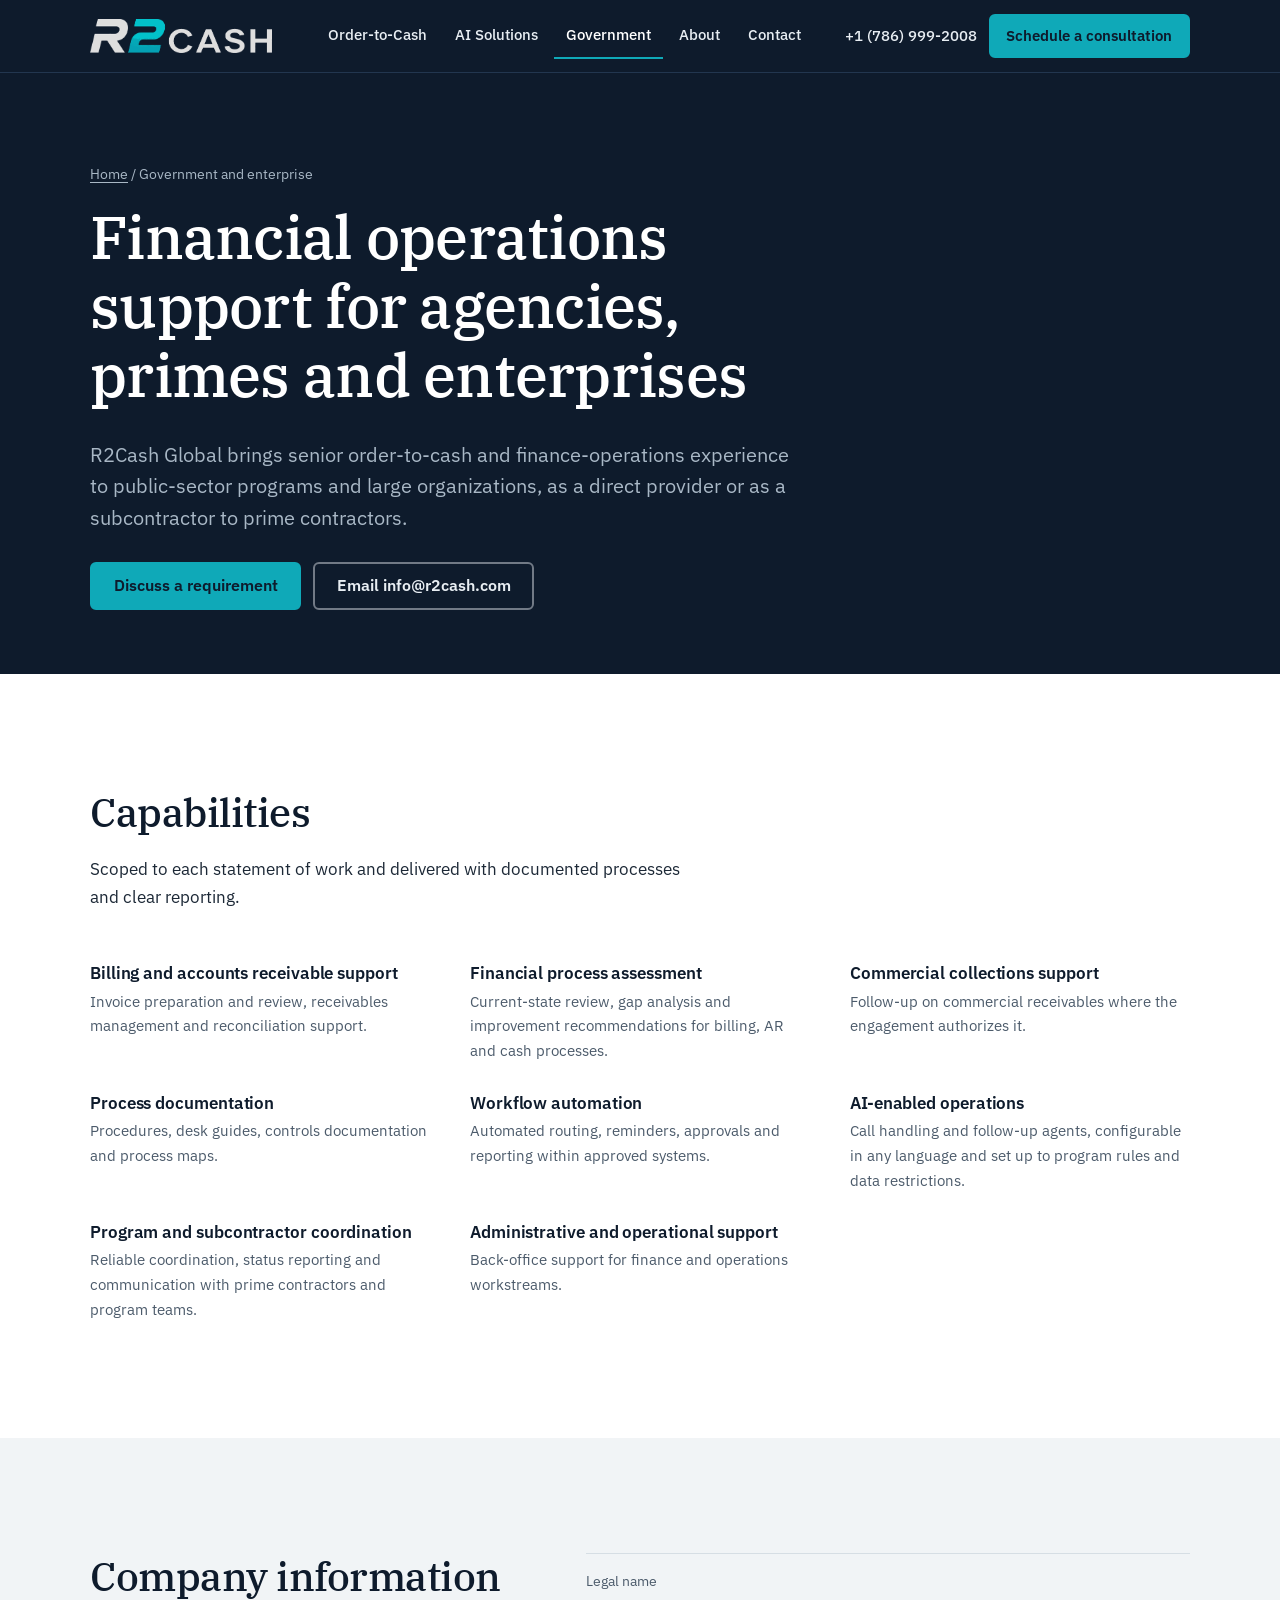
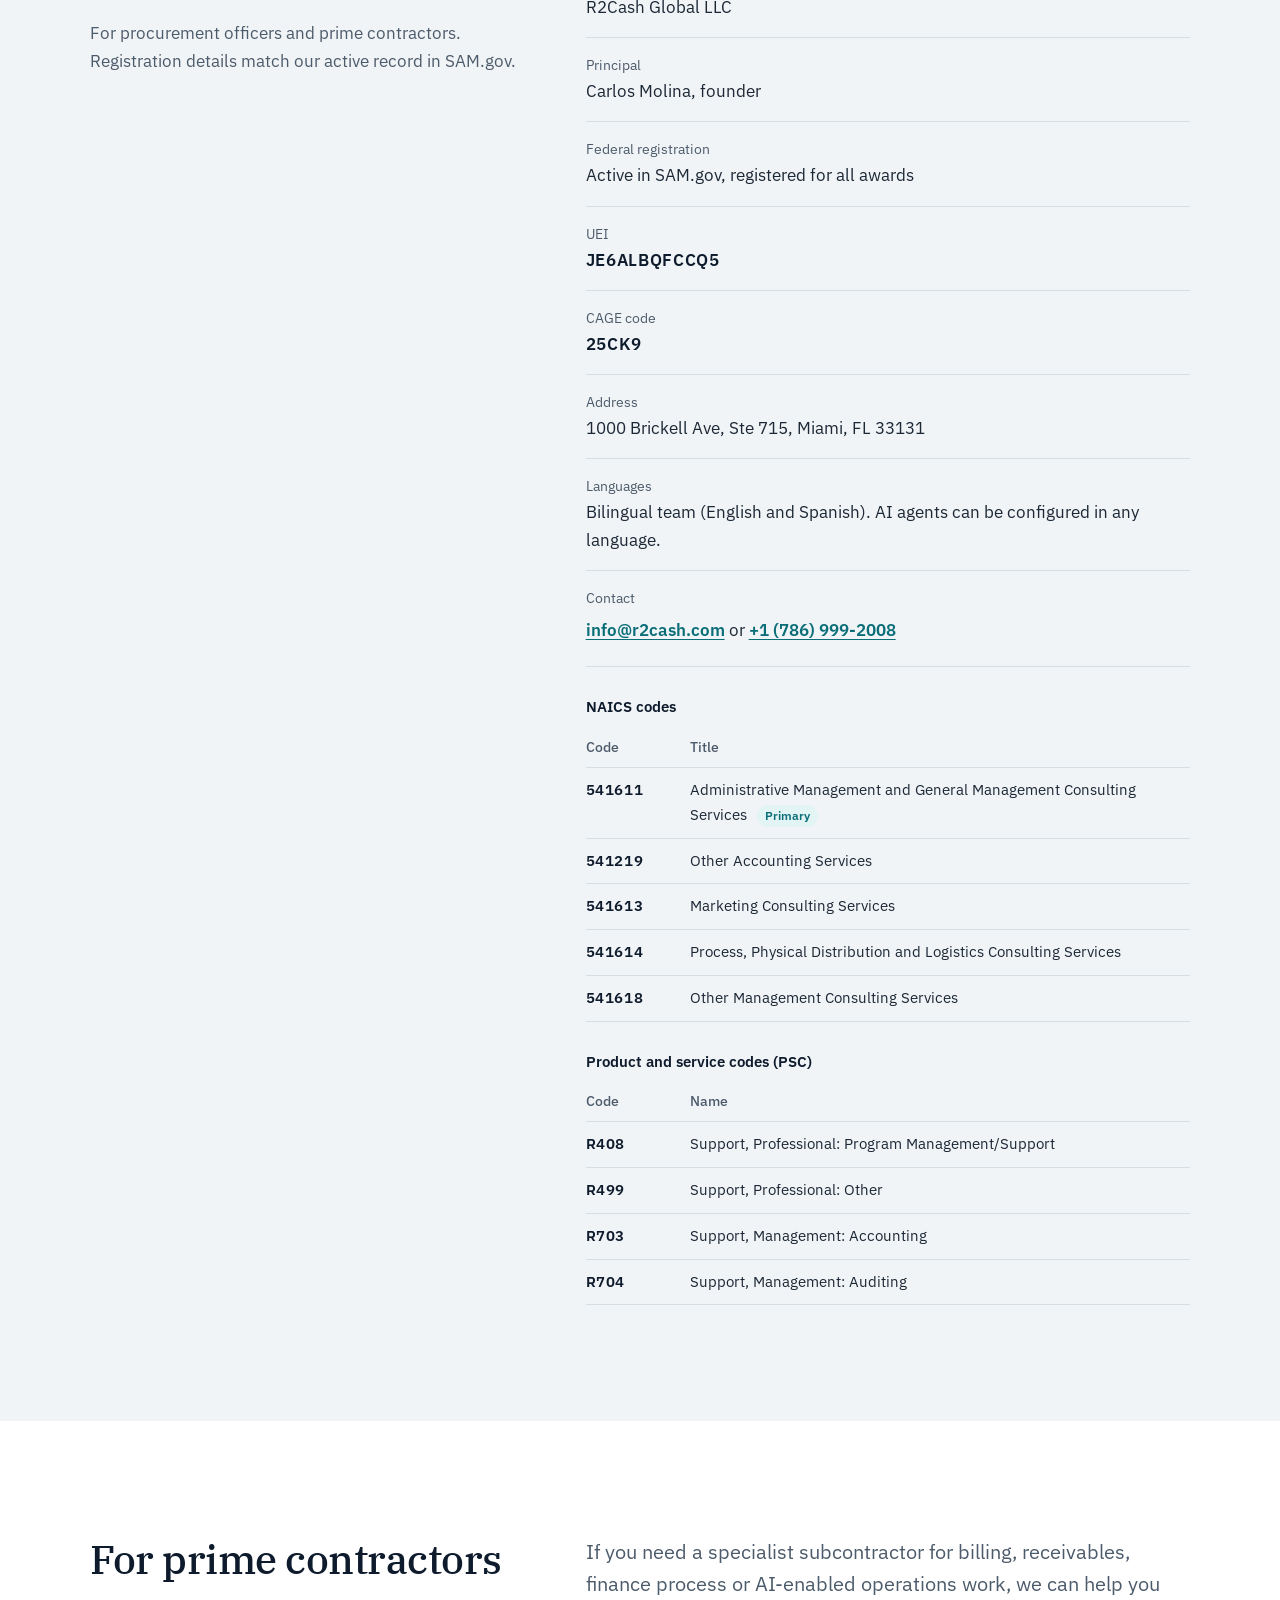
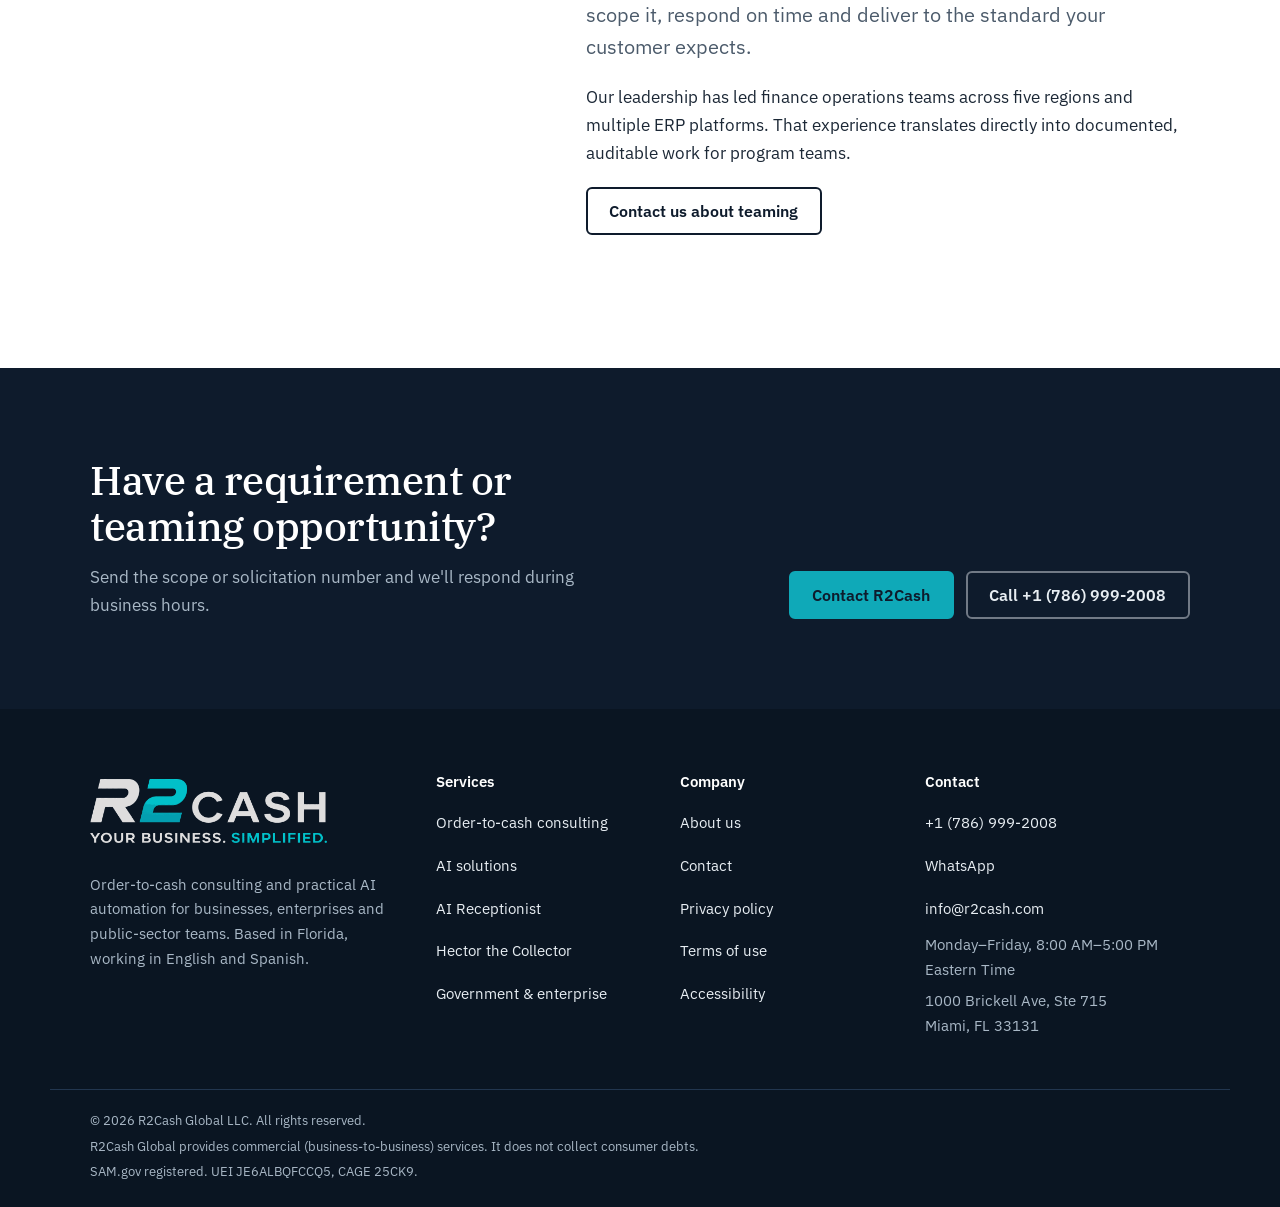
<file: government/index.html>
<!doctype html>
<html lang="en">
<head>
<meta charset="utf-8">
<meta name="viewport" content="width=device-width, initial-scale=1">
<title>Government &amp; Enterprise Financial Operations Support | R2Cash Global</title>
<meta name="description" content="R2Cash Global supports government agencies, prime contractors and enterprises with billing and AR support, financial process assessment, workflow automation and AI-enabled operations. Active SAM.gov registration.">
<link rel="canonical" href="https://r2cash.com/government/">
<meta name="theme-color" content="#0E1B2C">
<meta property="og:type" content="website">
<meta property="og:site_name" content="R2Cash Global">
<meta property="og:title" content="Government and enterprise services — R2Cash Global">
<meta property="og:description" content="R2Cash Global supports government agencies, prime contractors and enterprises with billing and AR support, financial process assessment, workflow automation and AI-enabled operations. Active SAM.gov registration.">
<meta property="og:url" content="https://r2cash.com/government/">
<meta property="og:image" content="https://r2cash.com/assets/og-image.png">
<meta property="og:image:width" content="1200">
<meta property="og:image:height" content="630">
<meta property="og:locale" content="en_US">
<meta name="twitter:card" content="summary_large_image">
<link rel="icon" href="/assets/favicon-32.png" sizes="32x32" type="image/png">
<link rel="icon" href="/assets/favicon-48.png" sizes="48x48" type="image/png">
<link rel="apple-touch-icon" href="/assets/apple-touch-icon.png">
<link rel="preconnect" href="https://fonts.googleapis.com">
<link rel="preconnect" href="https://fonts.gstatic.com" crossorigin>
<link rel="stylesheet" href="https://fonts.googleapis.com/css2?family=IBM+Plex+Sans:wght@400;500;600&family=IBM+Plex+Serif:wght@400;500;600&display=swap">
<link rel="stylesheet" href="/assets/styles.css">
<script defer src="/assets/main.js"></script>
<script data-goatcounter="https://r2cash.goatcounter.com/count" async src="https://gc.zgo.at/count.js"></script>
<script defer src="https://static.cloudflareinsights.com/beacon.min.js" data-cf-beacon='{"token": "7143bedd11de4b53a40ff71951c34c42"}'></script>
<script type="application/ld+json">{"@context":"https://schema.org","@type":"ProfessionalService","@id":"https://r2cash.com/#organization","name":"R2Cash Global LLC","alternateName":"R2Cash Global","url":"https://r2cash.com/","email":"info@r2cash.com","telephone":"+1-786-999-2008","image":"https://r2cash.com/assets/og-image.png","logo":"https://r2cash.com/assets/logo-full.png","description":"Order-to-cash consulting, B2B collections expertise and AI business agents that help organizations invoice accurately, collect faster and serve customers better.","address":{"@type":"PostalAddress","streetAddress":"1000 Brickell Ave, Ste 715","addressLocality":"Miami","addressRegion":"FL","postalCode":"33131","addressCountry":"US"},"areaServed":[{"@type":"Country","name":"United States"}],"knowsLanguage":["en","es"],"identifier":[{"@type":"PropertyValue","propertyID":"UEI","value":"JE6ALBQFCCQ5"},{"@type":"PropertyValue","propertyID":"CAGE","value":"25CK9"}],"naics":"541611","openingHours":"Mo-Fr 08:00-17:00","contactPoint":{"@type":"ContactPoint","telephone":"+1-786-999-2008","email":"info@r2cash.com","contactType":"sales","availableLanguage":["English","Spanish"]}}</script>
</head>
<body class="page-government">
<a class="skip-link" href="#main">Skip to main content</a>
<header class="site-header">
  <div class="wrap header-inner">
    <a class="brand" href="/" aria-label="R2Cash Global home"><img class="logo-img" src="/assets/logo-wordmark.png" width="515" height="96" alt="R2Cash Global"></a>
    <nav class="primary-nav" aria-label="Primary">
      <ul id="nav-list" class="nav-list"><li><a href="/order-to-cash/">Order-to-Cash</a></li><li><a href="/ai-solutions/">AI Solutions</a></li><li><a href="/government/" aria-current="page">Government</a></li><li><a href="/about/">About</a></li><li><a href="/contact/">Contact</a></li></ul>
    </nav>
    <div class="header-actions">
      <a class="header-phone" href="tel:+17869992008">+1 (786) 999-2008</a>
      <a class="btn btn-primary btn-sm" href="/contact/">Schedule a consultation</a>
      <button class="nav-toggle" type="button" aria-expanded="false" aria-controls="mobile-menu">
        <span class="nav-toggle-bars" aria-hidden="true"></span><span class="nav-toggle-label">Menu</span>
      </button>
    </div>
  </div>
  <div id="mobile-menu" class="mobile-menu" hidden>
    <nav aria-label="Mobile">
      <ul><li><a href="/order-to-cash/">Order-to-Cash</a></li><li><a href="/ai-solutions/">AI Solutions</a></li><li><a href="/government/" aria-current="page">Government</a></li><li><a href="/about/">About</a></li><li><a href="/contact/">Contact</a></li></ul>
    </nav>
    <div class="mobile-menu-actions">
      <a class="btn btn-primary" href="/contact/">Schedule a consultation</a>
      <a class="btn btn-ghost-light" href="tel:+17869992008">Call +1 (786) 999-2008</a>
      <a class="btn btn-ghost-light" href="https://wa.me/17869992008" rel="noopener">Message on WhatsApp</a>
    </div>
  </div>
</header>
<main id="main" tabindex="-1">
<section class="page-head" aria-labelledby="page-title">
  <div class="wrap">
    <p class="breadcrumb"><a href="/">Home</a> / Government and enterprise</p>
    <h1 id="page-title">Financial operations support for agencies, primes and enterprises</h1>
    <p class="lede">R2Cash Global brings senior order-to-cash and finance-operations experience to public-sector programs and large organizations, as a direct provider or as a subcontractor to prime contractors.</p>
    <div class="btn-row">
      <a class="btn btn-primary" href="/contact/?service=government-enterprise">Discuss a requirement</a>
      <a class="btn btn-ghost-light" href="mailto:info@r2cash.com">Email info@r2cash.com</a>
    </div>
  </div>
</section>

<section class="section" aria-labelledby="capabilities-title">
  <div class="wrap">
    <div class="section-head">
      <h2 id="capabilities-title">Capabilities</h2>
      <p>Scoped to each statement of work and delivered with documented processes and clear reporting.</p>
    </div>
    <ul class="features">
      <li><h3>Billing and accounts receivable support</h3><p>Invoice preparation and review, receivables management and reconciliation support.</p></li>
      <li><h3>Financial process assessment</h3><p>Current-state review, gap analysis and improvement recommendations for billing, AR and cash processes.</p></li>
      <li><h3>Commercial collections support</h3><p>Follow-up on commercial receivables where the engagement authorizes it.</p></li>
      <li><h3>Process documentation</h3><p>Procedures, desk guides, controls documentation and process maps.</p></li>
      <li><h3>Workflow automation</h3><p>Automated routing, reminders, approvals and reporting within approved systems.</p></li>
      <li><h3>AI-enabled operations</h3><p>Call handling and follow-up agents, configurable in any language and set up to program rules and data restrictions.</p></li>
      <li><h3>Program and subcontractor coordination</h3><p>Reliable coordination, status reporting and communication with prime contractors and program teams.</p></li>
      <li><h3>Administrative and operational support</h3><p>Back-office support for finance and operations workstreams.</p></li>
    </ul>
  </div>
</section>

<section class="section section-mist" aria-labelledby="company-title">
  <div class="wrap split">
    <div>
      <h2 id="company-title">Company information</h2>
      <p class="muted">For procurement officers and prime contractors. Registration details match our active record in SAM.gov.</p>
    </div>
    <div>
      <ul class="contact-methods">
        <li><span class="label">Legal name</span>R2Cash Global LLC</li>
        <li><span class="label">Principal</span>Carlos Molina, founder</li>
        <li><span class="label">Federal registration</span>Active in SAM.gov, registered for all awards</li>
        
        <li><span class="label">UEI</span><span class="code">JE6ALBQFCCQ5</span></li>
        <li><span class="label">CAGE code</span><span class="code">25CK9</span></li>
        <li><span class="label">Address</span><address>1000 Brickell Ave, Ste 715, Miami, FL 33131</address></li>
        <li><span class="label">Languages</span>Bilingual team (English and Spanish). AI agents can be configured in any language.</li>
        <li><span class="label">Contact</span><a href="mailto:info@r2cash.com">info@r2cash.com</a> or <a href="tel:+17869992008">+1 (786) 999-2008</a></li>
      </ul>
      <div class="code-tables">
        <div class="table-scroll">
          <table class="code-table">
            <caption>NAICS codes</caption>
            <thead><tr><th scope="col">Code</th><th scope="col">Title</th></tr></thead>
            <tbody>
              <tr><td class="code">541611</td><td>Administrative Management and General Management Consulting Services <span class="primary-tag">Primary</span></td></tr>
              <tr><td class="code">541219</td><td>Other Accounting Services</td></tr>
              <tr><td class="code">541613</td><td>Marketing Consulting Services</td></tr>
              <tr><td class="code">541614</td><td>Process, Physical Distribution and Logistics Consulting Services</td></tr>
              <tr><td class="code">541618</td><td>Other Management Consulting Services</td></tr>
            </tbody>
          </table>
        </div>
        <div class="table-scroll">
          <table class="code-table">
            <caption>Product and service codes (PSC)</caption>
            <thead><tr><th scope="col">Code</th><th scope="col">Name</th></tr></thead>
            <tbody>
              <tr><td class="code">R408</td><td>Support, Professional: Program Management/Support</td></tr>
              <tr><td class="code">R499</td><td>Support, Professional: Other</td></tr>
              <tr><td class="code">R703</td><td>Support, Management: Accounting</td></tr>
              <tr><td class="code">R704</td><td>Support, Management: Auditing</td></tr>
            </tbody>
          </table>
        </div>
      </div>
    </div>
  </div>
</section>

<section class="section" aria-labelledby="primes-title">
  <div class="wrap split">
    <div>
      <h2 id="primes-title">For prime contractors</h2>
    </div>
    <div class="stack">
      <p class="lede mt-0">If you need a specialist subcontractor for billing, receivables, finance process or AI-enabled operations work, we can help you scope it, respond on time and deliver to the standard your customer expects.</p>
      <p>Our leadership has led finance operations teams across five regions and multiple ERP platforms. That experience translates directly into documented, auditable work for program teams.</p>
      <p><a class="btn btn-secondary" href="/contact/?service=government-enterprise">Contact us about teaming</a></p>
    </div>
  </div>
</section>

<section class="cta-band" aria-labelledby="cta-title">
  <div class="wrap">
    <div>
      <h2 id="cta-title">Have a requirement or teaming opportunity?</h2>
      <p>Send the scope or solicitation number and we'll respond during business hours.</p>
    </div>
    <div class="btn-row">
      <a class="btn btn-primary" href="/contact/?service=government-enterprise">Contact R2Cash</a>
      <a class="btn btn-ghost-light" href="tel:+17869992008">Call +1 (786) 999-2008</a>
    </div>
  </div>
</section>

</main>
<footer class="site-footer">
  <div class="wrap footer-grid">
    <div class="footer-brand">
      <a class="brand" href="/" aria-label="R2Cash Global home"><img class="logo-full" src="/assets/logo-full.png" width="888" height="240" alt="R2Cash Global. Your business. Simplified."></a>
      <p>Order-to-cash consulting and practical AI automation for businesses, enterprises and public-sector teams. Based in Florida, working in English and Spanish.</p>
    </div>
    <nav class="footer-col" aria-label="Services">
      <h2>Services</h2>
      <ul>
        <li><a href="/order-to-cash/">Order-to-cash consulting</a></li>
        <li><a href="/ai-solutions/">AI solutions</a></li>
        <li><a href="/ai-receptionist/">AI Receptionist</a></li>
        <li><a href="/hector-the-collector/">Hector the Collector</a></li>
        <li><a href="/government/">Government &amp; enterprise</a></li>
      </ul>
    </nav>
    <nav class="footer-col" aria-label="Company">
      <h2>Company</h2>
      <ul>
        <li><a href="/about/">About us</a></li>
        <li><a href="/contact/">Contact</a></li>
        <li><a href="/privacy/">Privacy policy</a></li>
        <li><a href="/terms/">Terms of use</a></li>
        <li><a href="/accessibility/">Accessibility</a></li>
      </ul>
    </nav>
    <div class="footer-col">
      <h2>Contact</h2>
      <ul class="footer-contact">
        <li><a href="tel:+17869992008">+1 (786) 999-2008</a></li>
        <li><a href="https://wa.me/17869992008" rel="noopener">WhatsApp</a></li>
        <li><a href="mailto:info@r2cash.com">info@r2cash.com</a></li>
        <li>Monday–Friday, 8:00 AM–5:00 PM Eastern Time</li>
        <li><address>1000 Brickell Ave, Ste 715<br>Miami, FL 33131</address></li>
      </ul>
    </div>
  </div>
  <div class="wrap footer-legal">
    <p>© 2026 R2Cash Global LLC. All rights reserved.</p>
    <p>R2Cash Global provides commercial (business-to-business) services. It does not collect consumer debts.</p>
    <p>SAM.gov registered. UEI JE6ALBQFCCQ5, CAGE 25CK9.</p>
  </div>
</footer>
<div class="mobile-cta-bar" aria-label="Quick contact">
  <a href="tel:+17869992008">Call</a>
  <a href="https://wa.me/17869992008" rel="noopener">WhatsApp</a>
  <a href="/contact/">Schedule</a>
</div>
</body>
</html>
</file>
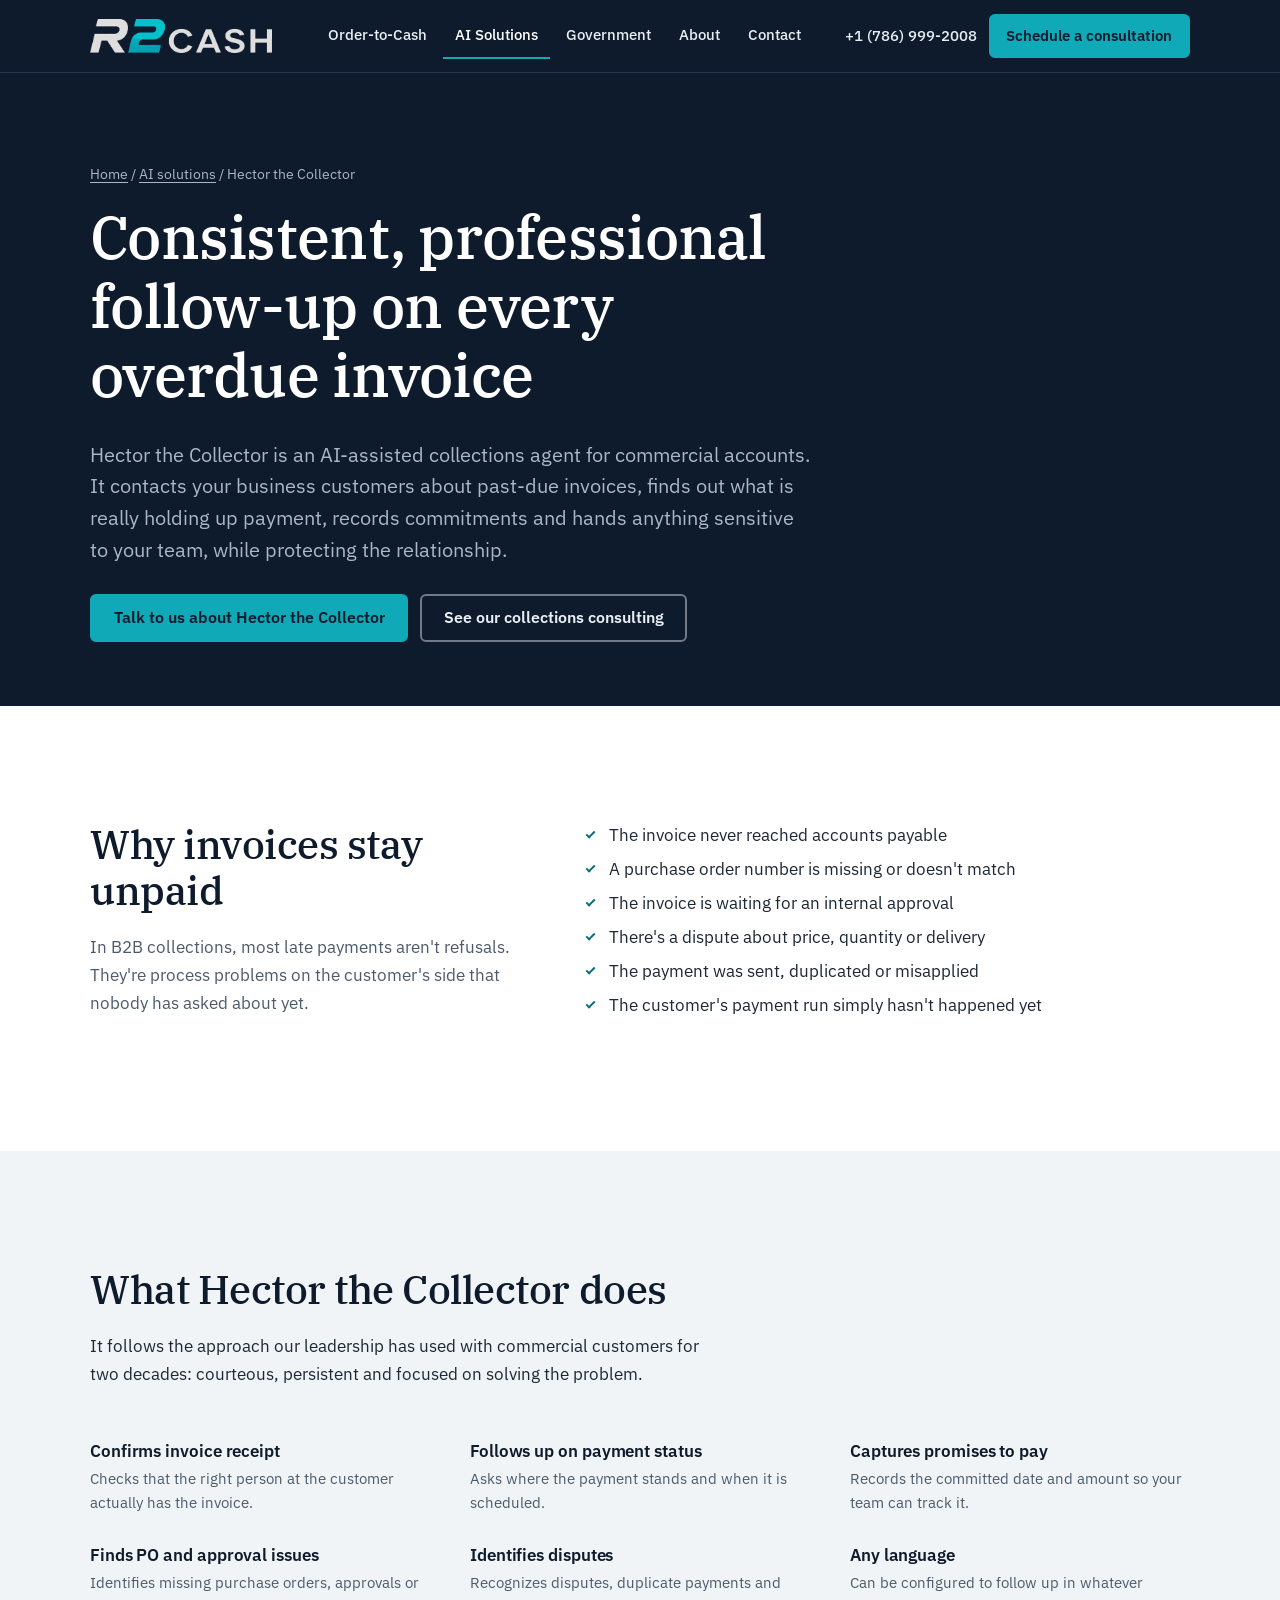
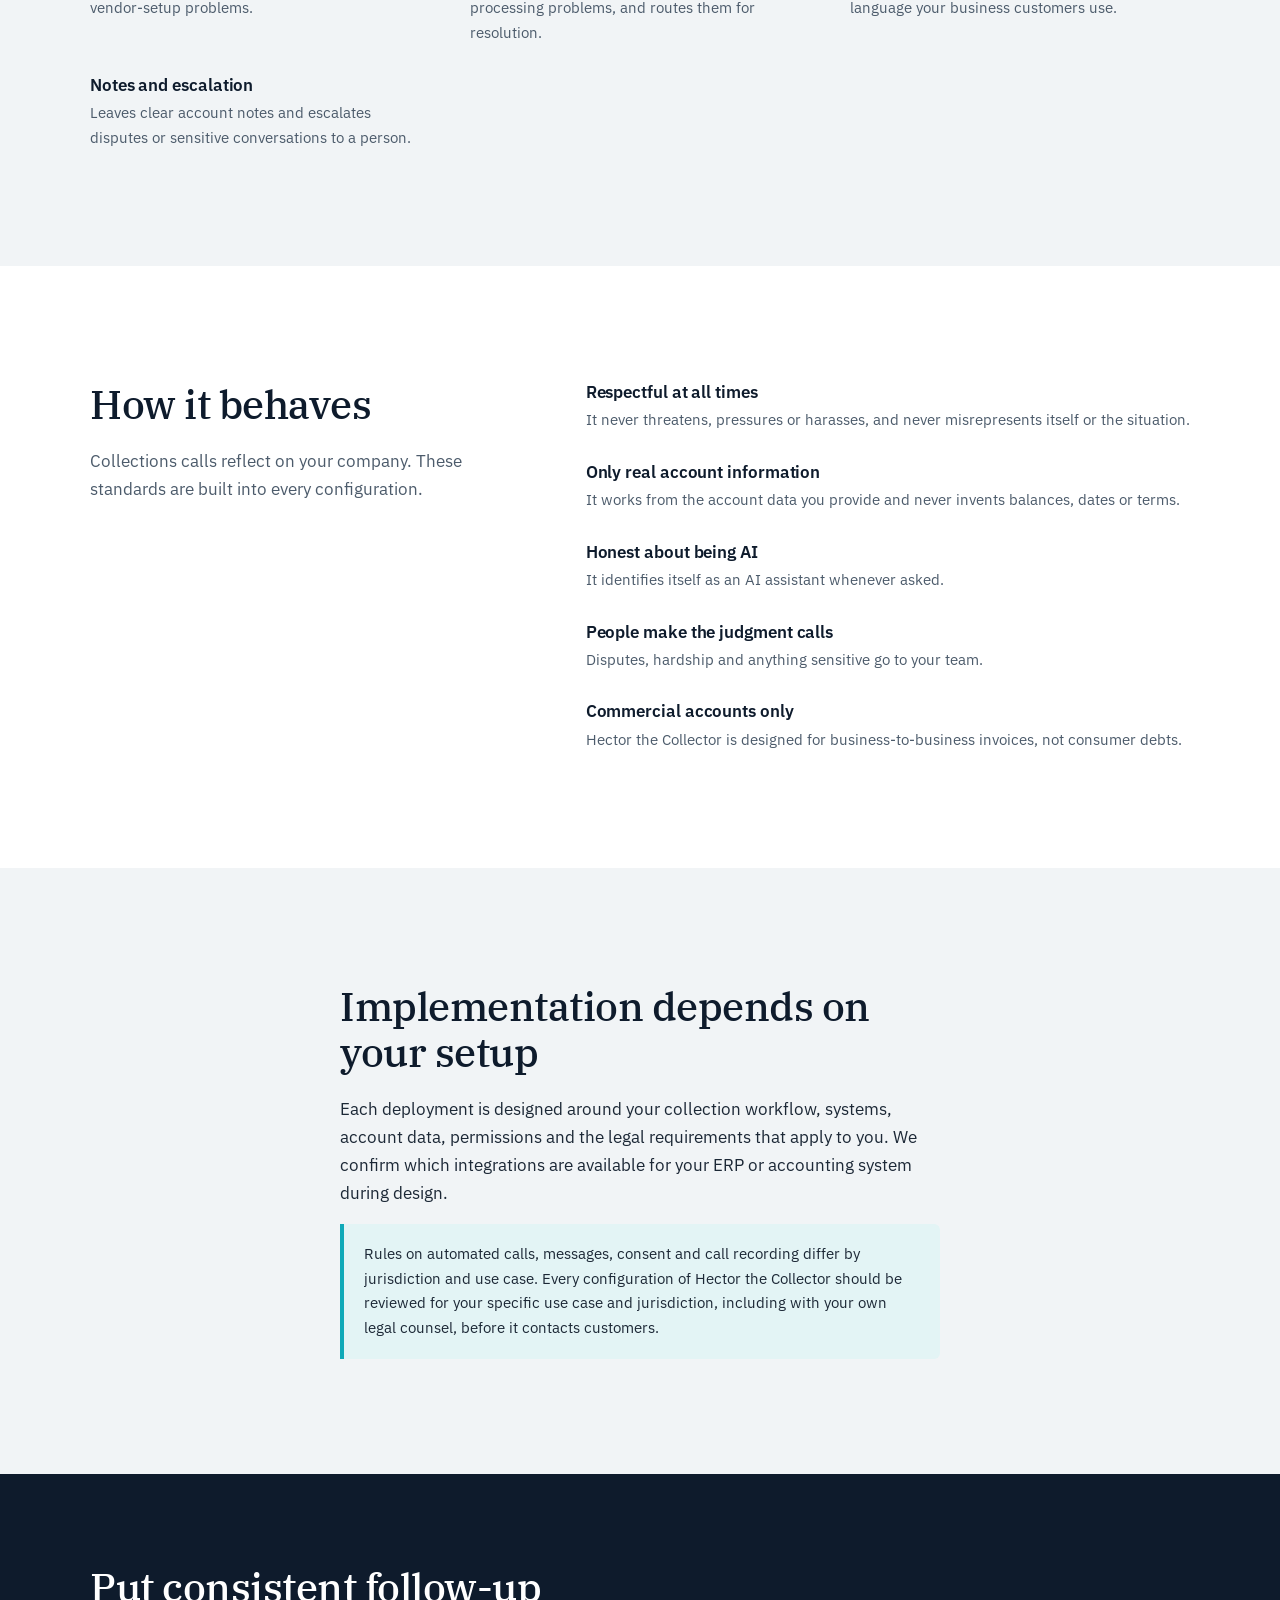
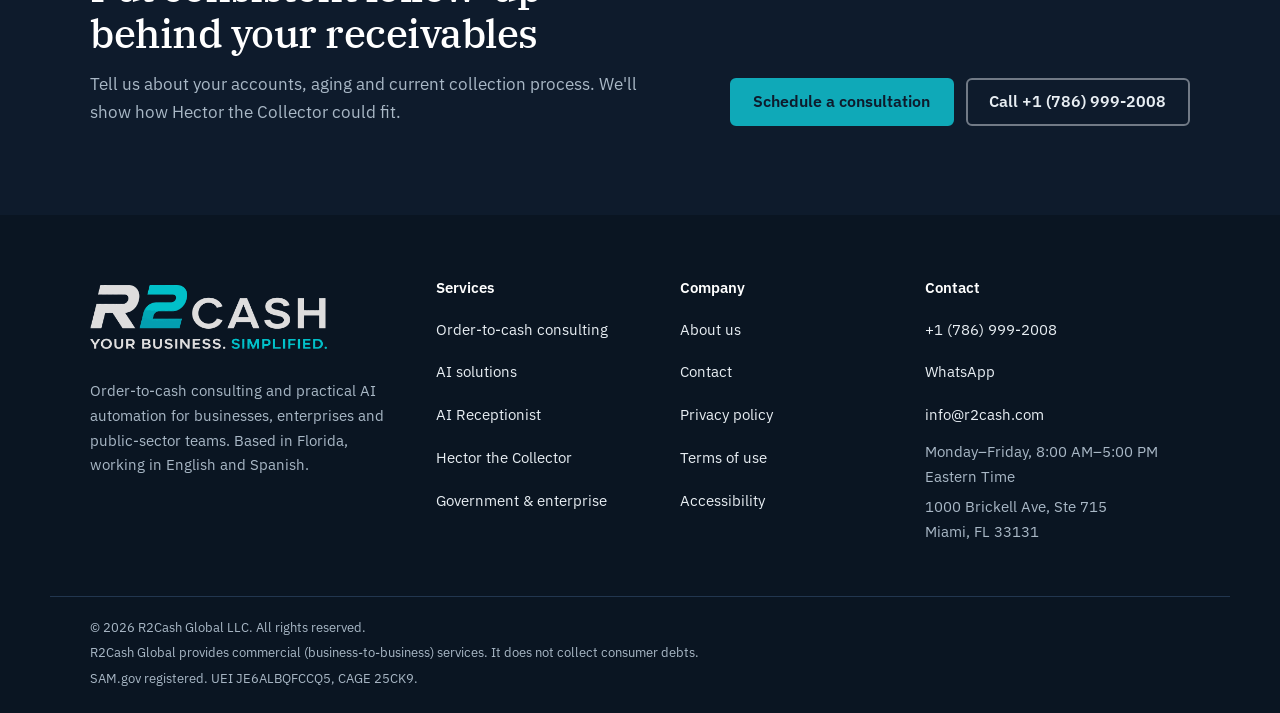
<file: hector-the-collector/index.html>
<!doctype html>
<html lang="en">
<head>
<meta charset="utf-8">
<meta name="viewport" content="width=device-width, initial-scale=1">
<title>Hector the Collector: AI B2B Collections Agent | R2Cash Global</title>
<meta name="description" content="Hector the Collector follows up on overdue business invoices, confirms receipt, identifies PO, approval and dispute issues, captures payment commitments and escalates to your team. Commercial accounts only.">
<link rel="canonical" href="https://r2cash.com/hector-the-collector/">
<meta name="theme-color" content="#0E1B2C">
<meta property="og:type" content="website">
<meta property="og:site_name" content="R2Cash Global">
<meta property="og:title" content="Hector the Collector — professional AI-assisted commercial collections">
<meta property="og:description" content="Hector the Collector follows up on overdue business invoices, confirms receipt, identifies PO, approval and dispute issues, captures payment commitments and escalates to your team. Commercial accounts only.">
<meta property="og:url" content="https://r2cash.com/hector-the-collector/">
<meta property="og:image" content="https://r2cash.com/assets/og-image.png">
<meta property="og:image:width" content="1200">
<meta property="og:image:height" content="630">
<meta property="og:locale" content="en_US">
<meta name="twitter:card" content="summary_large_image">
<link rel="icon" href="/assets/favicon-32.png" sizes="32x32" type="image/png">
<link rel="icon" href="/assets/favicon-48.png" sizes="48x48" type="image/png">
<link rel="apple-touch-icon" href="/assets/apple-touch-icon.png">
<link rel="preconnect" href="https://fonts.googleapis.com">
<link rel="preconnect" href="https://fonts.gstatic.com" crossorigin>
<link rel="stylesheet" href="https://fonts.googleapis.com/css2?family=IBM+Plex+Sans:wght@400;500;600&family=IBM+Plex+Serif:wght@400;500;600&display=swap">
<link rel="stylesheet" href="/assets/styles.css">
<script defer src="/assets/main.js"></script>
<script data-goatcounter="https://r2cash.goatcounter.com/count" async src="https://gc.zgo.at/count.js"></script>
<script defer src="https://static.cloudflareinsights.com/beacon.min.js" data-cf-beacon='{"token": "7143bedd11de4b53a40ff71951c34c42"}'></script>
<script type="application/ld+json">{"@context":"https://schema.org","@type":"ProfessionalService","@id":"https://r2cash.com/#organization","name":"R2Cash Global LLC","alternateName":"R2Cash Global","url":"https://r2cash.com/","email":"info@r2cash.com","telephone":"+1-786-999-2008","image":"https://r2cash.com/assets/og-image.png","logo":"https://r2cash.com/assets/logo-full.png","description":"Order-to-cash consulting, B2B collections expertise and AI business agents that help organizations invoice accurately, collect faster and serve customers better.","address":{"@type":"PostalAddress","streetAddress":"1000 Brickell Ave, Ste 715","addressLocality":"Miami","addressRegion":"FL","postalCode":"33131","addressCountry":"US"},"areaServed":[{"@type":"Country","name":"United States"}],"knowsLanguage":["en","es"],"identifier":[{"@type":"PropertyValue","propertyID":"UEI","value":"JE6ALBQFCCQ5"},{"@type":"PropertyValue","propertyID":"CAGE","value":"25CK9"}],"naics":"541611","openingHours":"Mo-Fr 08:00-17:00","contactPoint":{"@type":"ContactPoint","telephone":"+1-786-999-2008","email":"info@r2cash.com","contactType":"sales","availableLanguage":["English","Spanish"]}}</script>
</head>
<body class="page-hector-the-collector">
<a class="skip-link" href="#main">Skip to main content</a>
<header class="site-header">
  <div class="wrap header-inner">
    <a class="brand" href="/" aria-label="R2Cash Global home"><img class="logo-img" src="/assets/logo-wordmark.png" width="515" height="96" alt="R2Cash Global"></a>
    <nav class="primary-nav" aria-label="Primary">
      <ul id="nav-list" class="nav-list"><li><a href="/order-to-cash/">Order-to-Cash</a></li><li><a href="/ai-solutions/" aria-current="page">AI Solutions</a></li><li><a href="/government/">Government</a></li><li><a href="/about/">About</a></li><li><a href="/contact/">Contact</a></li></ul>
    </nav>
    <div class="header-actions">
      <a class="header-phone" href="tel:+17869992008">+1 (786) 999-2008</a>
      <a class="btn btn-primary btn-sm" href="/contact/">Schedule a consultation</a>
      <button class="nav-toggle" type="button" aria-expanded="false" aria-controls="mobile-menu">
        <span class="nav-toggle-bars" aria-hidden="true"></span><span class="nav-toggle-label">Menu</span>
      </button>
    </div>
  </div>
  <div id="mobile-menu" class="mobile-menu" hidden>
    <nav aria-label="Mobile">
      <ul><li><a href="/order-to-cash/">Order-to-Cash</a></li><li><a href="/ai-solutions/" aria-current="page">AI Solutions</a></li><li><a href="/government/">Government</a></li><li><a href="/about/">About</a></li><li><a href="/contact/">Contact</a></li></ul>
    </nav>
    <div class="mobile-menu-actions">
      <a class="btn btn-primary" href="/contact/">Schedule a consultation</a>
      <a class="btn btn-ghost-light" href="tel:+17869992008">Call +1 (786) 999-2008</a>
      <a class="btn btn-ghost-light" href="https://wa.me/17869992008" rel="noopener">Message on WhatsApp</a>
    </div>
  </div>
</header>
<main id="main" tabindex="-1">
<section class="page-head" aria-labelledby="page-title">
  <div class="wrap">
    <p class="breadcrumb"><a href="/">Home</a> / <a href="/ai-solutions/">AI solutions</a> / Hector the Collector</p>
    <h1 id="page-title">Consistent, professional follow-up on every overdue invoice</h1>
    <p class="lede">Hector the Collector is an AI-assisted collections agent for commercial accounts. It contacts your business customers about past-due invoices, finds out what is really holding up payment, records commitments and hands anything sensitive to your team, while protecting the relationship.</p>
    <div class="btn-row">
      <a class="btn btn-primary" href="/contact/?service=hector-the-collector">Talk to us about Hector the Collector</a>
      <a class="btn btn-ghost-light" href="/order-to-cash/">See our collections consulting</a>
    </div>
  </div>
</section>

<section class="section" aria-labelledby="why-title">
  <div class="wrap split">
    <div>
      <h2 id="why-title">Why invoices stay unpaid</h2>
      <p class="muted">In B2B collections, most late payments aren't refusals. They're process problems on the customer's side that nobody has asked about yet.</p>
    </div>
    <ul class="checklist">
      <li>The invoice never reached accounts payable</li>
      <li>A purchase order number is missing or doesn't match</li>
      <li>The invoice is waiting for an internal approval</li>
      <li>There's a dispute about price, quantity or delivery</li>
      <li>The payment was sent, duplicated or misapplied</li>
      <li>The customer's payment run simply hasn't happened yet</li>
    </ul>
  </div>
</section>

<section class="section section-mist" aria-labelledby="does-title">
  <div class="wrap">
    <div class="section-head">
      <h2 id="does-title">What Hector the Collector does</h2>
      <p>It follows the approach our leadership has used with commercial customers for two decades: courteous, persistent and focused on solving the problem.</p>
    </div>
    <ul class="features">
      <li><h3>Confirms invoice receipt</h3><p>Checks that the right person at the customer actually has the invoice.</p></li>
      <li><h3>Follows up on payment status</h3><p>Asks where the payment stands and when it is scheduled.</p></li>
      <li><h3>Captures promises to pay</h3><p>Records the committed date and amount so your team can track it.</p></li>
      <li><h3>Finds PO and approval issues</h3><p>Identifies missing purchase orders, approvals or vendor-setup problems.</p></li>
      <li><h3>Identifies disputes</h3><p>Recognizes disputes, duplicate payments and processing problems, and routes them for resolution.</p></li>
      <li><h3>Any language</h3><p>Can be configured to follow up in whatever language your business customers use.</p></li>
      <li><h3>Notes and escalation</h3><p>Leaves clear account notes and escalates disputes or sensitive conversations to a person.</p></li>
    </ul>
  </div>
</section>

<section class="section" aria-labelledby="conduct-title">
  <div class="wrap split">
    <div>
      <h2 id="conduct-title">How it behaves</h2>
      <p class="muted">Collections calls reflect on your company. These standards are built into every configuration.</p>
    </div>
    <ul class="features features-1">
      <li><h3>Respectful at all times</h3><p>It never threatens, pressures or harasses, and never misrepresents itself or the situation.</p></li>
      <li><h3>Only real account information</h3><p>It works from the account data you provide and never invents balances, dates or terms.</p></li>
      <li><h3>Honest about being AI</h3><p>It identifies itself as an AI assistant whenever asked.</p></li>
      <li><h3>People make the judgment calls</h3><p>Disputes, hardship and anything sensitive go to your team.</p></li>
      
      <li><h3>Commercial accounts only</h3><p>Hector the Collector is designed for business-to-business invoices, not consumer debts.</p></li>
    </ul>
  </div>
</section>

<section class="section section-mist" aria-labelledby="implementation-title">
  <div class="wrap narrow">
    <h2 id="implementation-title">Implementation depends on your setup</h2>
    <p>Each deployment is designed around your collection workflow, systems, account data, permissions and the legal requirements that apply to you. We confirm which integrations are available for your ERP or accounting system during design.</p>
    <div class="note">
      <p>Rules on automated calls, messages, consent and call recording differ by jurisdiction and use case. Every configuration of Hector the Collector should be reviewed for your specific use case and jurisdiction, including with your own legal counsel, before it contacts customers.</p>
    </div>
  </div>
</section>

<section class="cta-band" aria-labelledby="cta-title">
  <div class="wrap">
    <div>
      <h2 id="cta-title">Put consistent follow-up behind your receivables</h2>
      <p>Tell us about your accounts, aging and current collection process. We'll show how Hector the Collector could fit.</p>
    </div>
    <div class="btn-row">
      <a class="btn btn-primary" href="/contact/?service=hector-the-collector">Schedule a consultation</a>
      <a class="btn btn-ghost-light" href="tel:+17869992008">Call +1 (786) 999-2008</a>
    </div>
  </div>
</section>

</main>
<footer class="site-footer">
  <div class="wrap footer-grid">
    <div class="footer-brand">
      <a class="brand" href="/" aria-label="R2Cash Global home"><img class="logo-full" src="/assets/logo-full.png" width="888" height="240" alt="R2Cash Global. Your business. Simplified."></a>
      <p>Order-to-cash consulting and practical AI automation for businesses, enterprises and public-sector teams. Based in Florida, working in English and Spanish.</p>
    </div>
    <nav class="footer-col" aria-label="Services">
      <h2>Services</h2>
      <ul>
        <li><a href="/order-to-cash/">Order-to-cash consulting</a></li>
        <li><a href="/ai-solutions/">AI solutions</a></li>
        <li><a href="/ai-receptionist/">AI Receptionist</a></li>
        <li><a href="/hector-the-collector/">Hector the Collector</a></li>
        <li><a href="/government/">Government &amp; enterprise</a></li>
      </ul>
    </nav>
    <nav class="footer-col" aria-label="Company">
      <h2>Company</h2>
      <ul>
        <li><a href="/about/">About us</a></li>
        <li><a href="/contact/">Contact</a></li>
        <li><a href="/privacy/">Privacy policy</a></li>
        <li><a href="/terms/">Terms of use</a></li>
        <li><a href="/accessibility/">Accessibility</a></li>
      </ul>
    </nav>
    <div class="footer-col">
      <h2>Contact</h2>
      <ul class="footer-contact">
        <li><a href="tel:+17869992008">+1 (786) 999-2008</a></li>
        <li><a href="https://wa.me/17869992008" rel="noopener">WhatsApp</a></li>
        <li><a href="mailto:info@r2cash.com">info@r2cash.com</a></li>
        <li>Monday–Friday, 8:00 AM–5:00 PM Eastern Time</li>
        <li><address>1000 Brickell Ave, Ste 715<br>Miami, FL 33131</address></li>
      </ul>
    </div>
  </div>
  <div class="wrap footer-legal">
    <p>© 2026 R2Cash Global LLC. All rights reserved.</p>
    <p>R2Cash Global provides commercial (business-to-business) services. It does not collect consumer debts.</p>
    <p>SAM.gov registered. UEI JE6ALBQFCCQ5, CAGE 25CK9.</p>
  </div>
</footer>
<div class="mobile-cta-bar" aria-label="Quick contact">
  <a href="tel:+17869992008">Call</a>
  <a href="https://wa.me/17869992008" rel="noopener">WhatsApp</a>
  <a href="/contact/">Schedule</a>
</div>
</body>
</html>
</file>
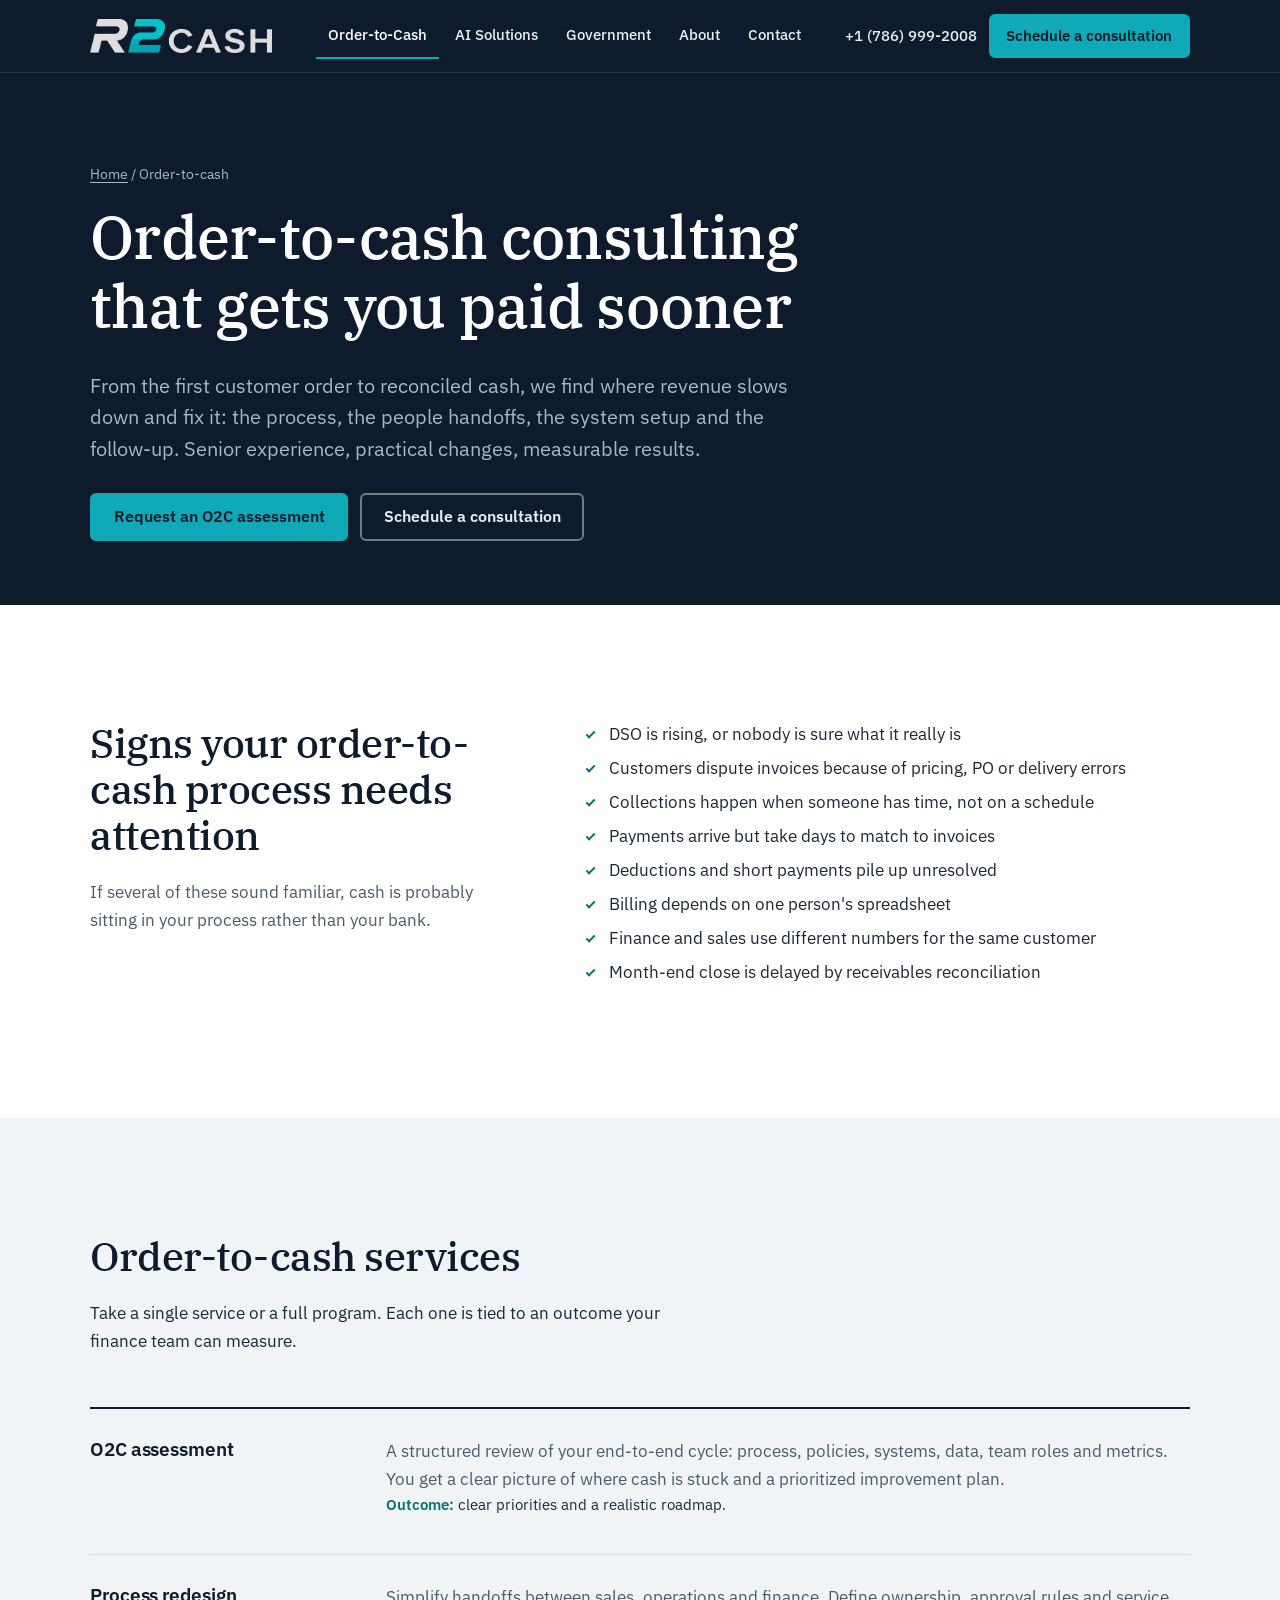
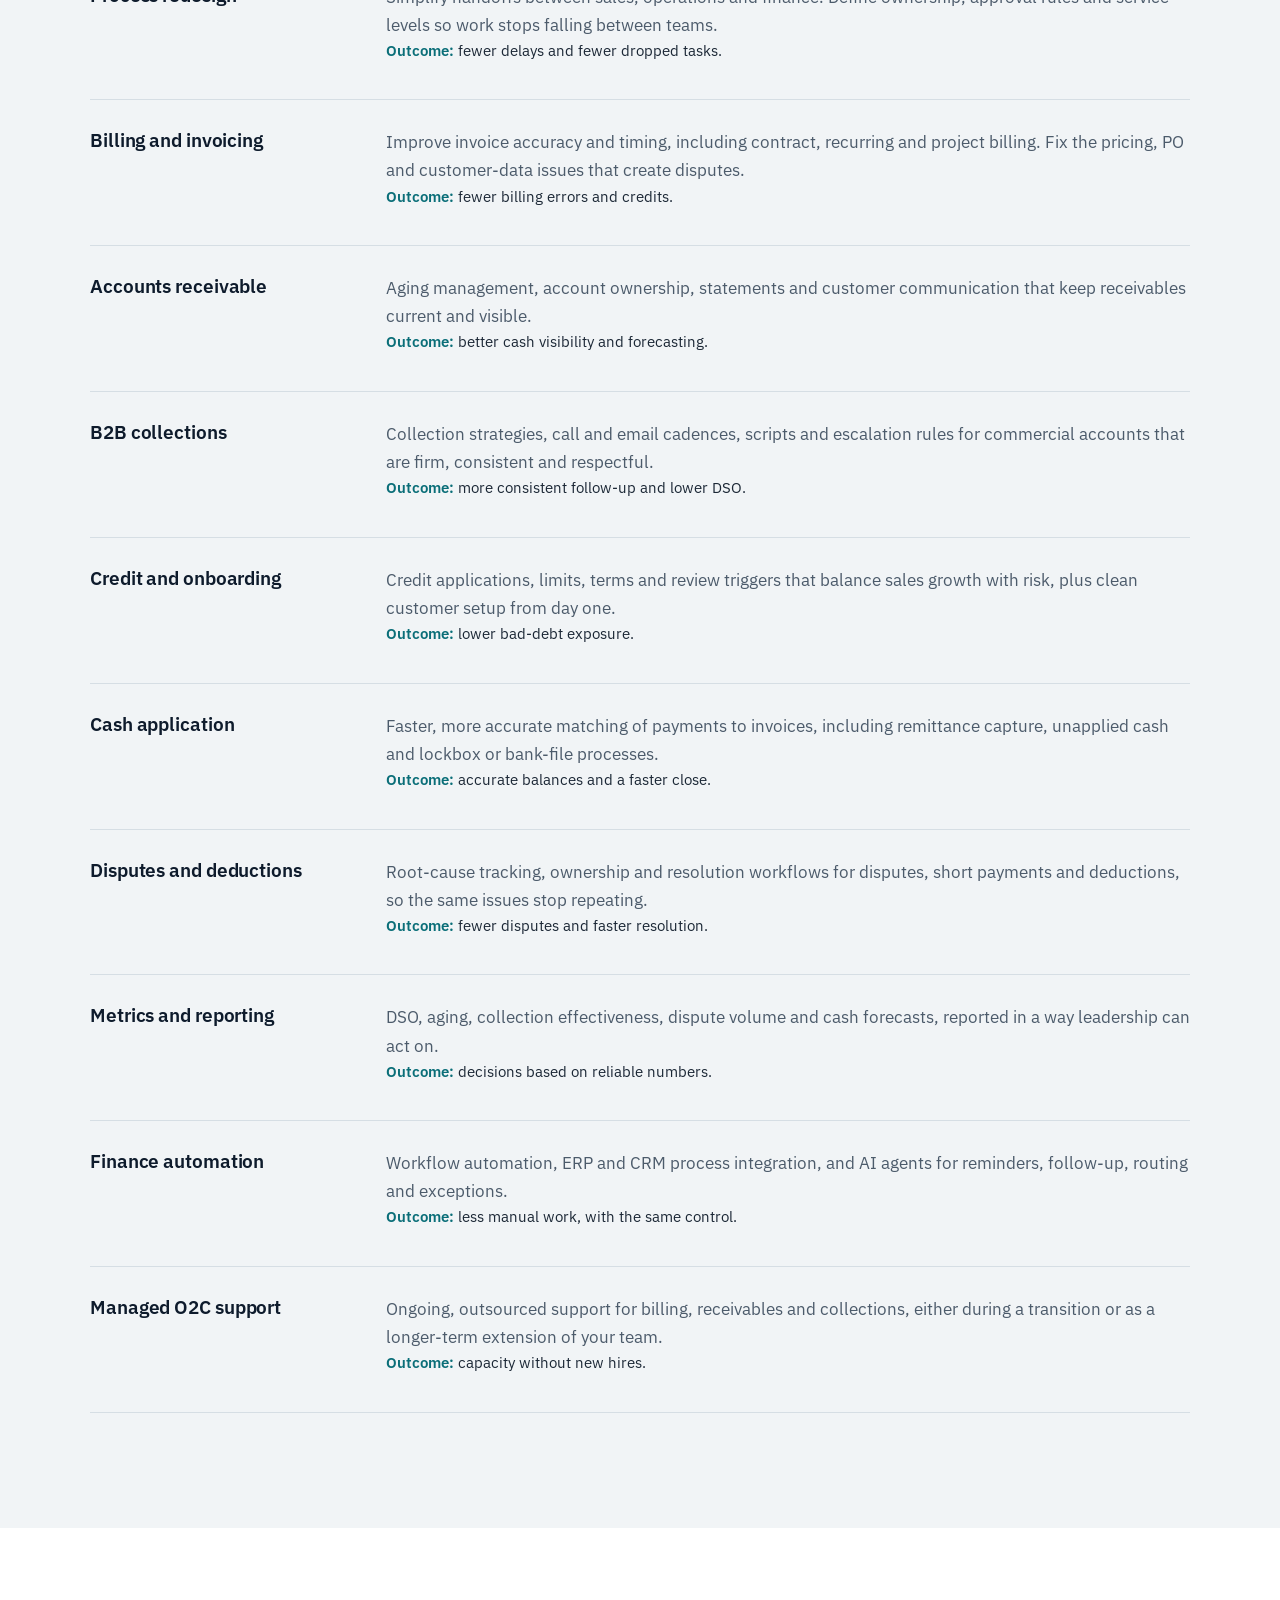
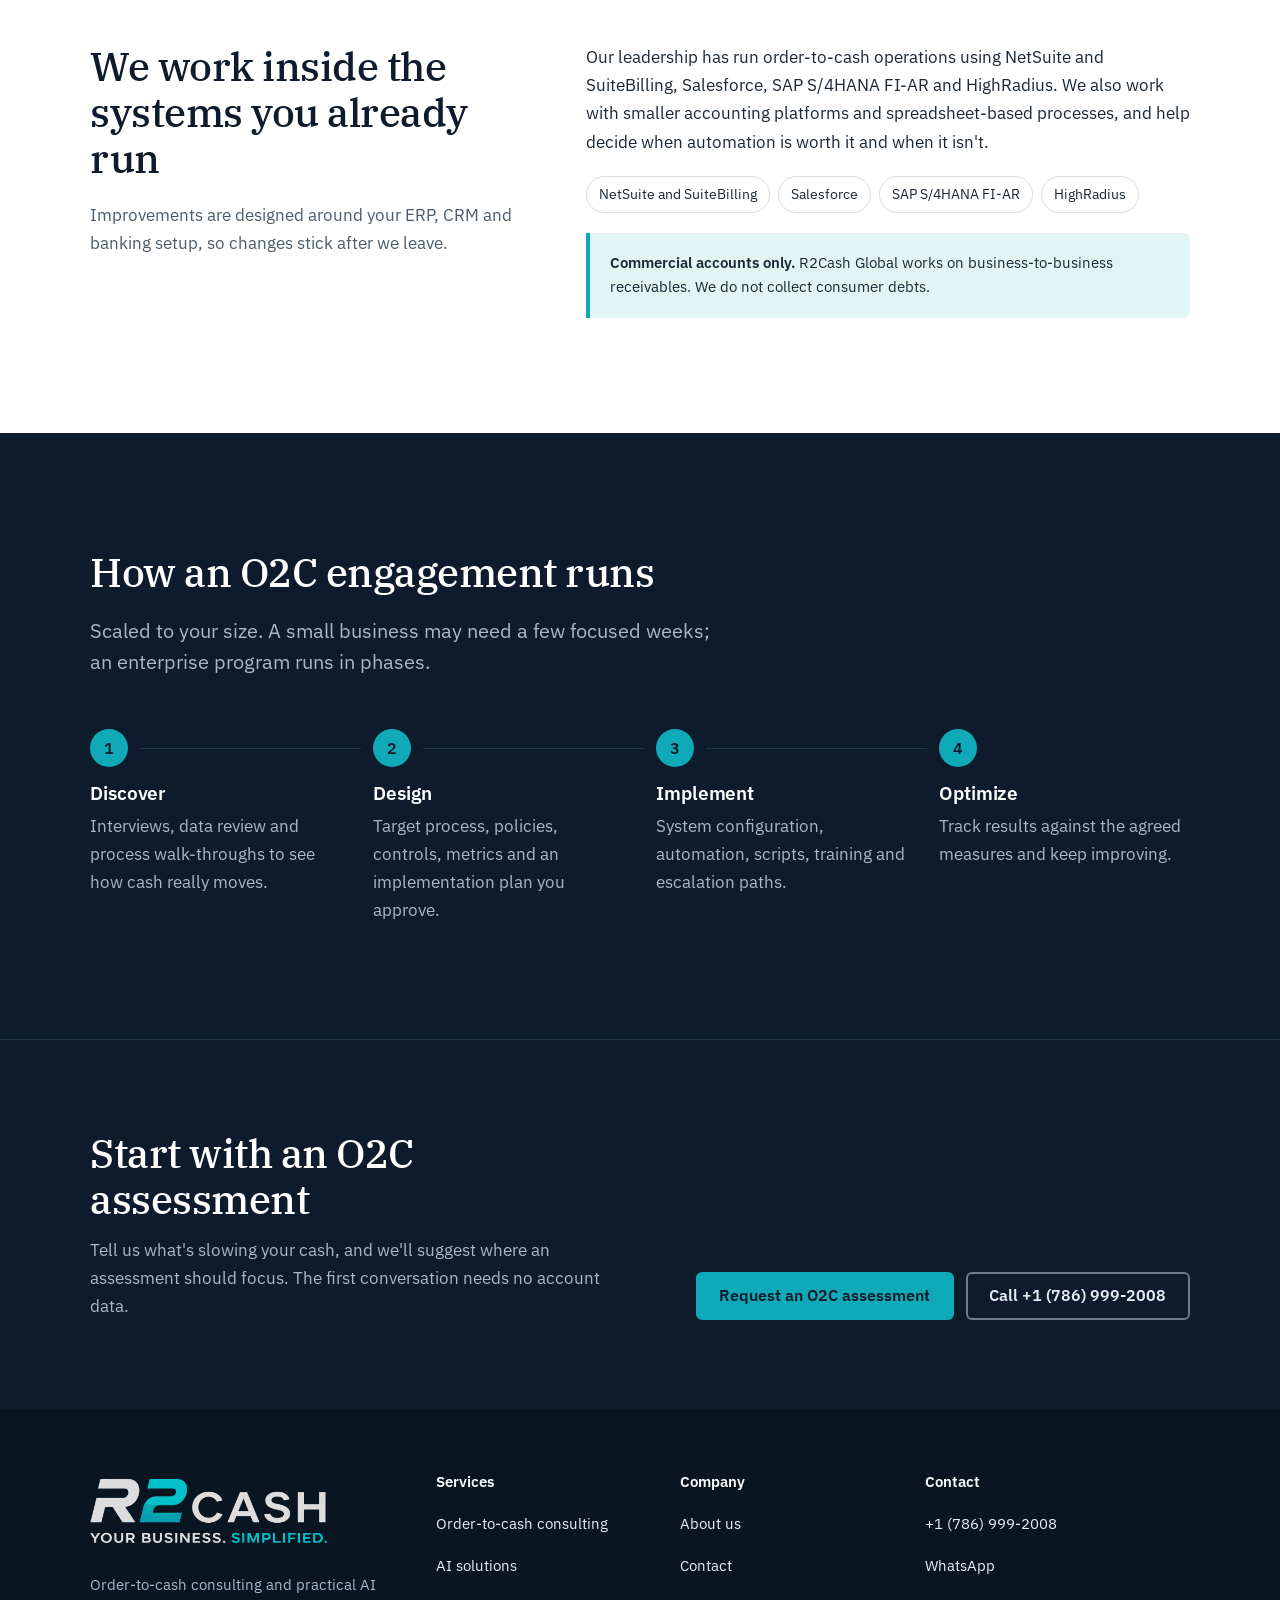
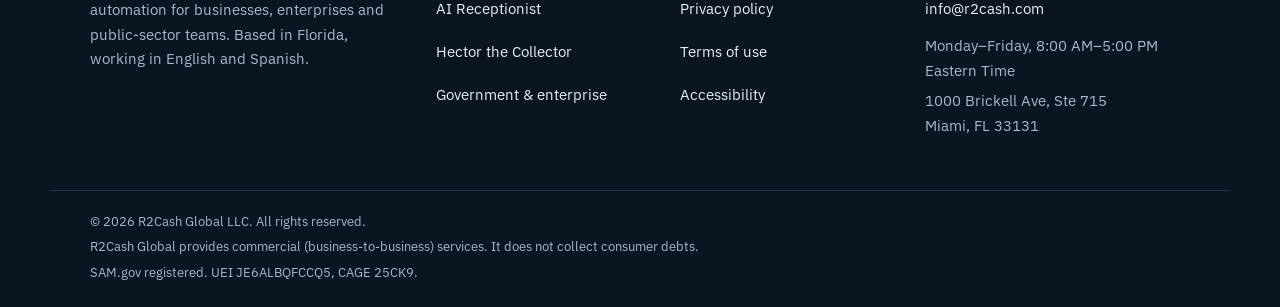
<file: order-to-cash/index.html>
<!doctype html>
<html lang="en">
<head>
<meta charset="utf-8">
<meta name="viewport" content="width=device-width, initial-scale=1">
<title>Order-to-Cash Consulting, AR &amp; B2B Collections | R2Cash Global</title>
<meta name="description" content="Order-to-cash consulting from Miami, Florida: billing, accounts receivable, B2B collections, credit, cash application, disputes, DSO reduction and finance workflow automation.">
<link rel="canonical" href="https://r2cash.com/order-to-cash/">
<meta name="theme-color" content="#0E1B2C">
<meta property="og:type" content="website">
<meta property="og:site_name" content="R2Cash Global">
<meta property="og:title" content="Order-to-cash and revenue operations consulting — R2Cash Global">
<meta property="og:description" content="Order-to-cash consulting from Miami, Florida: billing, accounts receivable, B2B collections, credit, cash application, disputes, DSO reduction and finance workflow automation.">
<meta property="og:url" content="https://r2cash.com/order-to-cash/">
<meta property="og:image" content="https://r2cash.com/assets/og-image.png">
<meta property="og:image:width" content="1200">
<meta property="og:image:height" content="630">
<meta property="og:locale" content="en_US">
<meta name="twitter:card" content="summary_large_image">
<link rel="icon" href="/assets/favicon-32.png" sizes="32x32" type="image/png">
<link rel="icon" href="/assets/favicon-48.png" sizes="48x48" type="image/png">
<link rel="apple-touch-icon" href="/assets/apple-touch-icon.png">
<link rel="preconnect" href="https://fonts.googleapis.com">
<link rel="preconnect" href="https://fonts.gstatic.com" crossorigin>
<link rel="stylesheet" href="https://fonts.googleapis.com/css2?family=IBM+Plex+Sans:wght@400;500;600&family=IBM+Plex+Serif:wght@400;500;600&display=swap">
<link rel="stylesheet" href="/assets/styles.css">
<script defer src="/assets/main.js"></script>
<script data-goatcounter="https://r2cash.goatcounter.com/count" async src="https://gc.zgo.at/count.js"></script>
<script defer src="https://static.cloudflareinsights.com/beacon.min.js" data-cf-beacon='{"token": "7143bedd11de4b53a40ff71951c34c42"}'></script>
<script type="application/ld+json">{"@context":"https://schema.org","@type":"ProfessionalService","@id":"https://r2cash.com/#organization","name":"R2Cash Global LLC","alternateName":"R2Cash Global","url":"https://r2cash.com/","email":"info@r2cash.com","telephone":"+1-786-999-2008","image":"https://r2cash.com/assets/og-image.png","logo":"https://r2cash.com/assets/logo-full.png","description":"Order-to-cash consulting, B2B collections expertise and AI business agents that help organizations invoice accurately, collect faster and serve customers better.","address":{"@type":"PostalAddress","streetAddress":"1000 Brickell Ave, Ste 715","addressLocality":"Miami","addressRegion":"FL","postalCode":"33131","addressCountry":"US"},"areaServed":[{"@type":"Country","name":"United States"}],"knowsLanguage":["en","es"],"identifier":[{"@type":"PropertyValue","propertyID":"UEI","value":"JE6ALBQFCCQ5"},{"@type":"PropertyValue","propertyID":"CAGE","value":"25CK9"}],"naics":"541611","openingHours":"Mo-Fr 08:00-17:00","contactPoint":{"@type":"ContactPoint","telephone":"+1-786-999-2008","email":"info@r2cash.com","contactType":"sales","availableLanguage":["English","Spanish"]}}</script>
</head>
<body class="page-order-to-cash">
<a class="skip-link" href="#main">Skip to main content</a>
<header class="site-header">
  <div class="wrap header-inner">
    <a class="brand" href="/" aria-label="R2Cash Global home"><img class="logo-img" src="/assets/logo-wordmark.png" width="515" height="96" alt="R2Cash Global"></a>
    <nav class="primary-nav" aria-label="Primary">
      <ul id="nav-list" class="nav-list"><li><a href="/order-to-cash/" aria-current="page">Order-to-Cash</a></li><li><a href="/ai-solutions/">AI Solutions</a></li><li><a href="/government/">Government</a></li><li><a href="/about/">About</a></li><li><a href="/contact/">Contact</a></li></ul>
    </nav>
    <div class="header-actions">
      <a class="header-phone" href="tel:+17869992008">+1 (786) 999-2008</a>
      <a class="btn btn-primary btn-sm" href="/contact/">Schedule a consultation</a>
      <button class="nav-toggle" type="button" aria-expanded="false" aria-controls="mobile-menu">
        <span class="nav-toggle-bars" aria-hidden="true"></span><span class="nav-toggle-label">Menu</span>
      </button>
    </div>
  </div>
  <div id="mobile-menu" class="mobile-menu" hidden>
    <nav aria-label="Mobile">
      <ul><li><a href="/order-to-cash/" aria-current="page">Order-to-Cash</a></li><li><a href="/ai-solutions/">AI Solutions</a></li><li><a href="/government/">Government</a></li><li><a href="/about/">About</a></li><li><a href="/contact/">Contact</a></li></ul>
    </nav>
    <div class="mobile-menu-actions">
      <a class="btn btn-primary" href="/contact/">Schedule a consultation</a>
      <a class="btn btn-ghost-light" href="tel:+17869992008">Call +1 (786) 999-2008</a>
      <a class="btn btn-ghost-light" href="https://wa.me/17869992008" rel="noopener">Message on WhatsApp</a>
    </div>
  </div>
</header>
<main id="main" tabindex="-1">
<section class="page-head" aria-labelledby="page-title">
  <div class="wrap">
    <p class="breadcrumb"><a href="/">Home</a> / Order-to-cash</p>
    <h1 id="page-title">Order-to-cash consulting that gets you paid sooner</h1>
    <p class="lede">From the first customer order to reconciled cash, we find where revenue slows down and fix it: the process, the people handoffs, the system setup and the follow-up. Senior experience, practical changes, measurable results.</p>
    <div class="btn-row">
      <a class="btn btn-primary" href="/contact/?service=o2c-assessment">Request an O2C assessment</a>
      <a class="btn btn-ghost-light" href="/contact/">Schedule a consultation</a>
    </div>
  </div>
</section>

<section class="section" aria-labelledby="signs-title">
  <div class="wrap split">
    <div>
      <h2 id="signs-title">Signs your order-to-cash process needs attention</h2>
      <p class="muted">If several of these sound familiar, cash is probably sitting in your process rather than your bank.</p>
    </div>
    <ul class="checklist">
      <li>DSO is rising, or nobody is sure what it really is</li>
      <li>Customers dispute invoices because of pricing, PO or delivery errors</li>
      <li>Collections happen when someone has time, not on a schedule</li>
      <li>Payments arrive but take days to match to invoices</li>
      <li>Deductions and short payments pile up unresolved</li>
      <li>Billing depends on one person's spreadsheet</li>
      <li>Finance and sales use different numbers for the same customer</li>
      <li>Month-end close is delayed by receivables reconciliation</li>
    </ul>
  </div>
</section>

<section class="section section-mist" aria-labelledby="services-title">
  <div class="wrap">
    <div class="section-head">
      <h2 id="services-title">Order-to-cash services</h2>
      <p>Take a single service or a full program. Each one is tied to an outcome your finance team can measure.</p>
    </div>
    <ul class="service-list">
      <li>
        <h3>O2C assessment</h3>
        <div><p>A structured review of your end-to-end cycle: process, policies, systems, data, team roles and metrics. You get a clear picture of where cash is stuck and a prioritized improvement plan.</p>
        <p class="service-outcome"><strong>Outcome:</strong> clear priorities and a realistic roadmap.</p></div>
      </li>
      <li>
        <h3>Process redesign</h3>
        <div><p>Simplify handoffs between sales, operations and finance. Define ownership, approval rules and service levels so work stops falling between teams.</p>
        <p class="service-outcome"><strong>Outcome:</strong> fewer delays and fewer dropped tasks.</p></div>
      </li>
      <li>
        <h3>Billing and invoicing</h3>
        <div><p>Improve invoice accuracy and timing, including contract, recurring and project billing. Fix the pricing, PO and customer-data issues that create disputes.</p>
        <p class="service-outcome"><strong>Outcome:</strong> fewer billing errors and credits.</p></div>
      </li>
      <li>
        <h3>Accounts receivable</h3>
        <div><p>Aging management, account ownership, statements and customer communication that keep receivables current and visible.</p>
        <p class="service-outcome"><strong>Outcome:</strong> better cash visibility and forecasting.</p></div>
      </li>
      <li>
        <h3>B2B collections</h3>
        <div><p>Collection strategies, call and email cadences, scripts and escalation rules for commercial accounts that are firm, consistent and respectful.</p>
        <p class="service-outcome"><strong>Outcome:</strong> more consistent follow-up and lower DSO.</p></div>
      </li>
      <li>
        <h3>Credit and onboarding</h3>
        <div><p>Credit applications, limits, terms and review triggers that balance sales growth with risk, plus clean customer setup from day one.</p>
        <p class="service-outcome"><strong>Outcome:</strong> lower bad-debt exposure.</p></div>
      </li>
      <li>
        <h3>Cash application</h3>
        <div><p>Faster, more accurate matching of payments to invoices, including remittance capture, unapplied cash and lockbox or bank-file processes.</p>
        <p class="service-outcome"><strong>Outcome:</strong> accurate balances and a faster close.</p></div>
      </li>
      <li>
        <h3>Disputes and deductions</h3>
        <div><p>Root-cause tracking, ownership and resolution workflows for disputes, short payments and deductions, so the same issues stop repeating.</p>
        <p class="service-outcome"><strong>Outcome:</strong> fewer disputes and faster resolution.</p></div>
      </li>
      <li>
        <h3>Metrics and reporting</h3>
        <div><p>DSO, aging, collection effectiveness, dispute volume and cash forecasts, reported in a way leadership can act on.</p>
        <p class="service-outcome"><strong>Outcome:</strong> decisions based on reliable numbers.</p></div>
      </li>
      <li>
        <h3>Finance automation</h3>
        <div><p>Workflow automation, ERP and CRM process integration, and AI agents for reminders, follow-up, routing and exceptions.</p>
        <p class="service-outcome"><strong>Outcome:</strong> less manual work, with the same control.</p></div>
      </li>
      <li>
        <h3>Managed O2C support</h3>
        <div><p>Ongoing, outsourced support for billing, receivables and collections, either during a transition or as a longer-term extension of your team.</p>
        <p class="service-outcome"><strong>Outcome:</strong> capacity without new hires.</p></div>
      </li>
    </ul>
  </div>
</section>

<section class="section" aria-labelledby="systems-title">
  <div class="wrap split">
    <div>
      <h2 id="systems-title">We work inside the systems you already run</h2>
      <p class="muted">Improvements are designed around your ERP, CRM and banking setup, so changes stick after we leave.</p>
    </div>
    <div class="stack">
      <p>Our leadership has run order-to-cash operations using NetSuite and SuiteBilling, Salesforce, SAP S/4HANA FI-AR and HighRadius. We also work with smaller accounting platforms and spreadsheet-based processes, and help decide when automation is worth it and when it isn't.</p>
      <ul class="tech-list" aria-label="Systems experience">
        <li>NetSuite and SuiteBilling</li>
        <li>Salesforce</li>
        <li>SAP S/4HANA FI-AR</li>
        <li>HighRadius</li>
      </ul>
      <div class="note">
        <p><strong>Commercial accounts only.</strong> R2Cash Global works on business-to-business receivables. We do not collect consumer debts.</p>
      </div>
    </div>
  </div>
</section>

<section class="section section-ink" aria-labelledby="process-title">
  <div class="wrap">
    <div class="section-head">
      <h2 id="process-title">How an O2C engagement runs</h2>
      <p class="lede">Scaled to your size. A small business may need a few focused weeks; an enterprise program runs in phases.</p>
    </div>
    <ol class="steps">
      <li><h3>Discover</h3><p>Interviews, data review and process walk-throughs to see how cash really moves.</p></li>
      <li><h3>Design</h3><p>Target process, policies, controls, metrics and an implementation plan you approve.</p></li>
      <li><h3>Implement</h3><p>System configuration, automation, scripts, training and escalation paths.</p></li>
      <li><h3>Optimize</h3><p>Track results against the agreed measures and keep improving.</p></li>
    </ol>
  </div>
</section>

<section class="cta-band cta-joined" aria-labelledby="cta-title">
  <div class="wrap">
    <div>
      <h2 id="cta-title">Start with an O2C assessment</h2>
      <p>Tell us what's slowing your cash, and we'll suggest where an assessment should focus. The first conversation needs no account data.</p>
    </div>
    <div class="btn-row">
      <a class="btn btn-primary" href="/contact/?service=o2c-assessment">Request an O2C assessment</a>
      <a class="btn btn-ghost-light" href="tel:+17869992008">Call +1 (786) 999-2008</a>
    </div>
  </div>
</section>

</main>
<footer class="site-footer">
  <div class="wrap footer-grid">
    <div class="footer-brand">
      <a class="brand" href="/" aria-label="R2Cash Global home"><img class="logo-full" src="/assets/logo-full.png" width="888" height="240" alt="R2Cash Global. Your business. Simplified."></a>
      <p>Order-to-cash consulting and practical AI automation for businesses, enterprises and public-sector teams. Based in Florida, working in English and Spanish.</p>
    </div>
    <nav class="footer-col" aria-label="Services">
      <h2>Services</h2>
      <ul>
        <li><a href="/order-to-cash/">Order-to-cash consulting</a></li>
        <li><a href="/ai-solutions/">AI solutions</a></li>
        <li><a href="/ai-receptionist/">AI Receptionist</a></li>
        <li><a href="/hector-the-collector/">Hector the Collector</a></li>
        <li><a href="/government/">Government &amp; enterprise</a></li>
      </ul>
    </nav>
    <nav class="footer-col" aria-label="Company">
      <h2>Company</h2>
      <ul>
        <li><a href="/about/">About us</a></li>
        <li><a href="/contact/">Contact</a></li>
        <li><a href="/privacy/">Privacy policy</a></li>
        <li><a href="/terms/">Terms of use</a></li>
        <li><a href="/accessibility/">Accessibility</a></li>
      </ul>
    </nav>
    <div class="footer-col">
      <h2>Contact</h2>
      <ul class="footer-contact">
        <li><a href="tel:+17869992008">+1 (786) 999-2008</a></li>
        <li><a href="https://wa.me/17869992008" rel="noopener">WhatsApp</a></li>
        <li><a href="mailto:info@r2cash.com">info@r2cash.com</a></li>
        <li>Monday–Friday, 8:00 AM–5:00 PM Eastern Time</li>
        <li><address>1000 Brickell Ave, Ste 715<br>Miami, FL 33131</address></li>
      </ul>
    </div>
  </div>
  <div class="wrap footer-legal">
    <p>© 2026 R2Cash Global LLC. All rights reserved.</p>
    <p>R2Cash Global provides commercial (business-to-business) services. It does not collect consumer debts.</p>
    <p>SAM.gov registered. UEI JE6ALBQFCCQ5, CAGE 25CK9.</p>
  </div>
</footer>
<div class="mobile-cta-bar" aria-label="Quick contact">
  <a href="tel:+17869992008">Call</a>
  <a href="https://wa.me/17869992008" rel="noopener">WhatsApp</a>
  <a href="/contact/">Schedule</a>
</div>
</body>
</html>
</file>
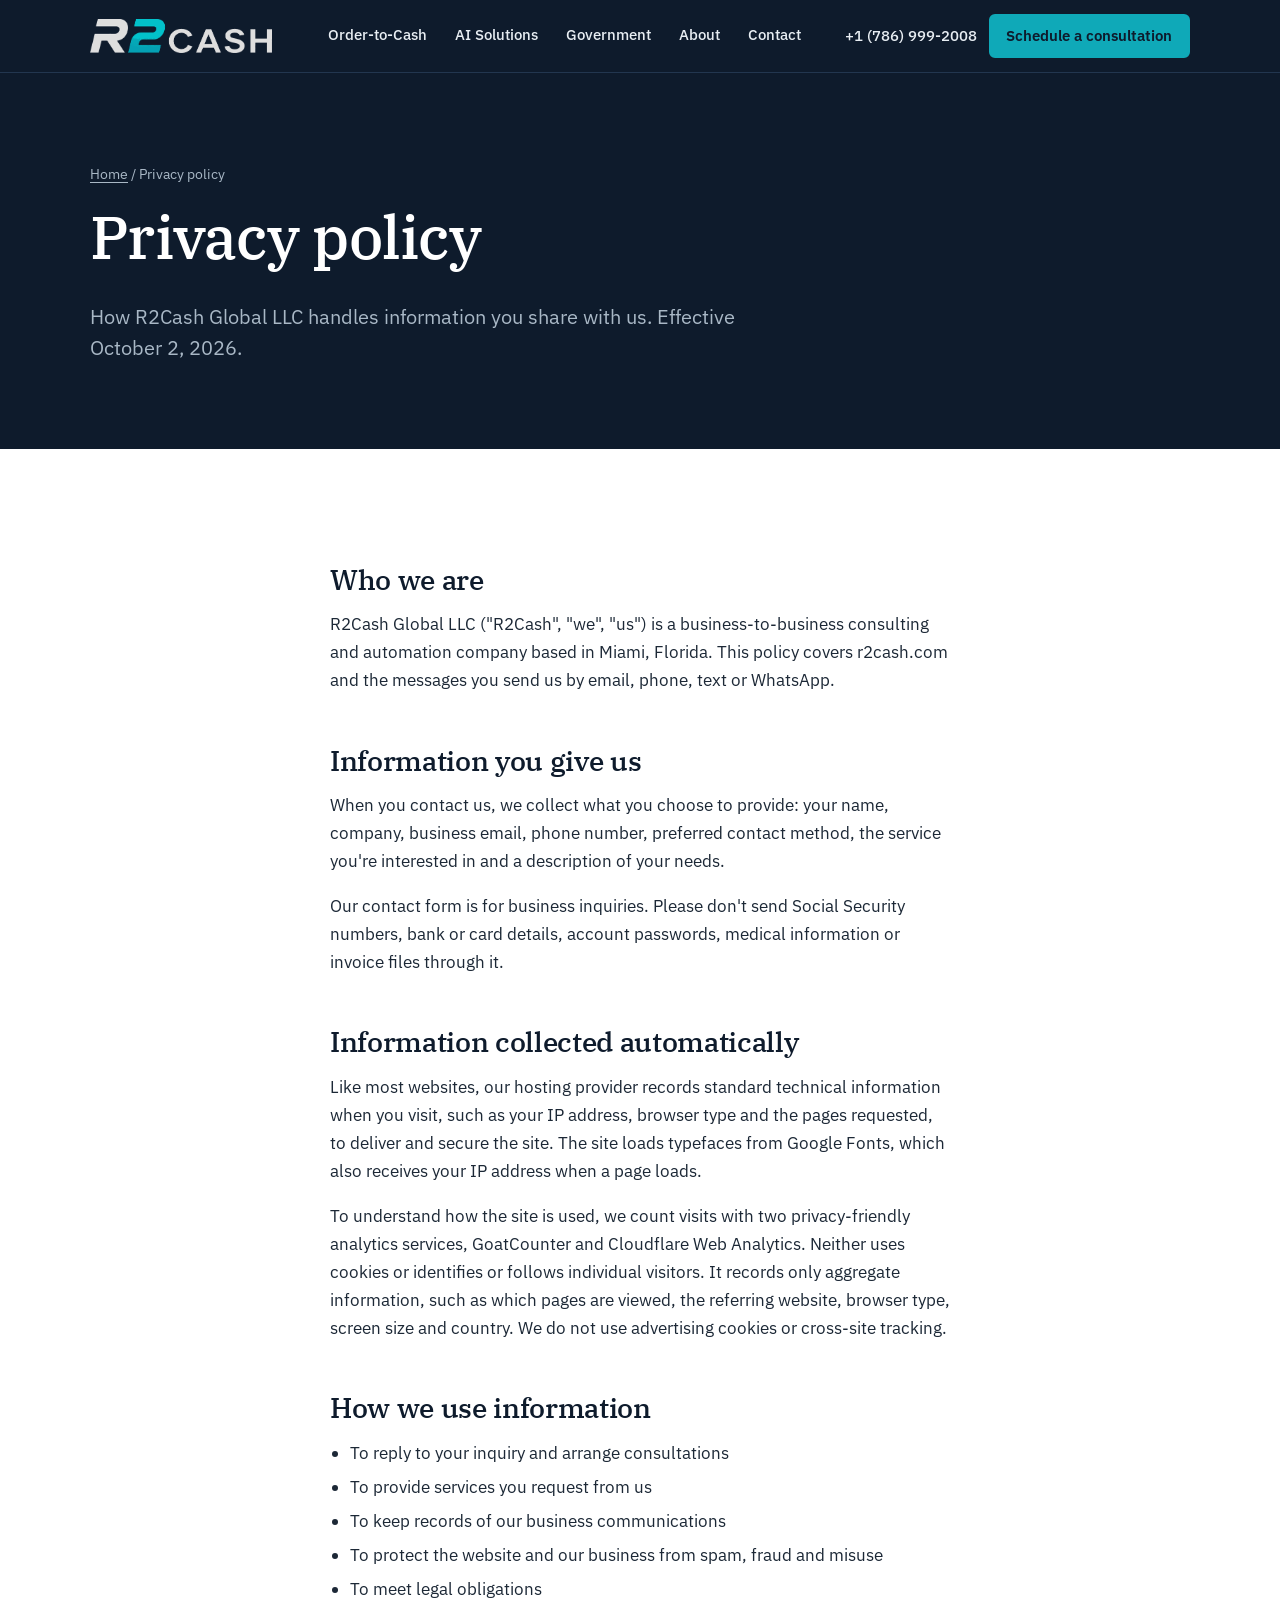
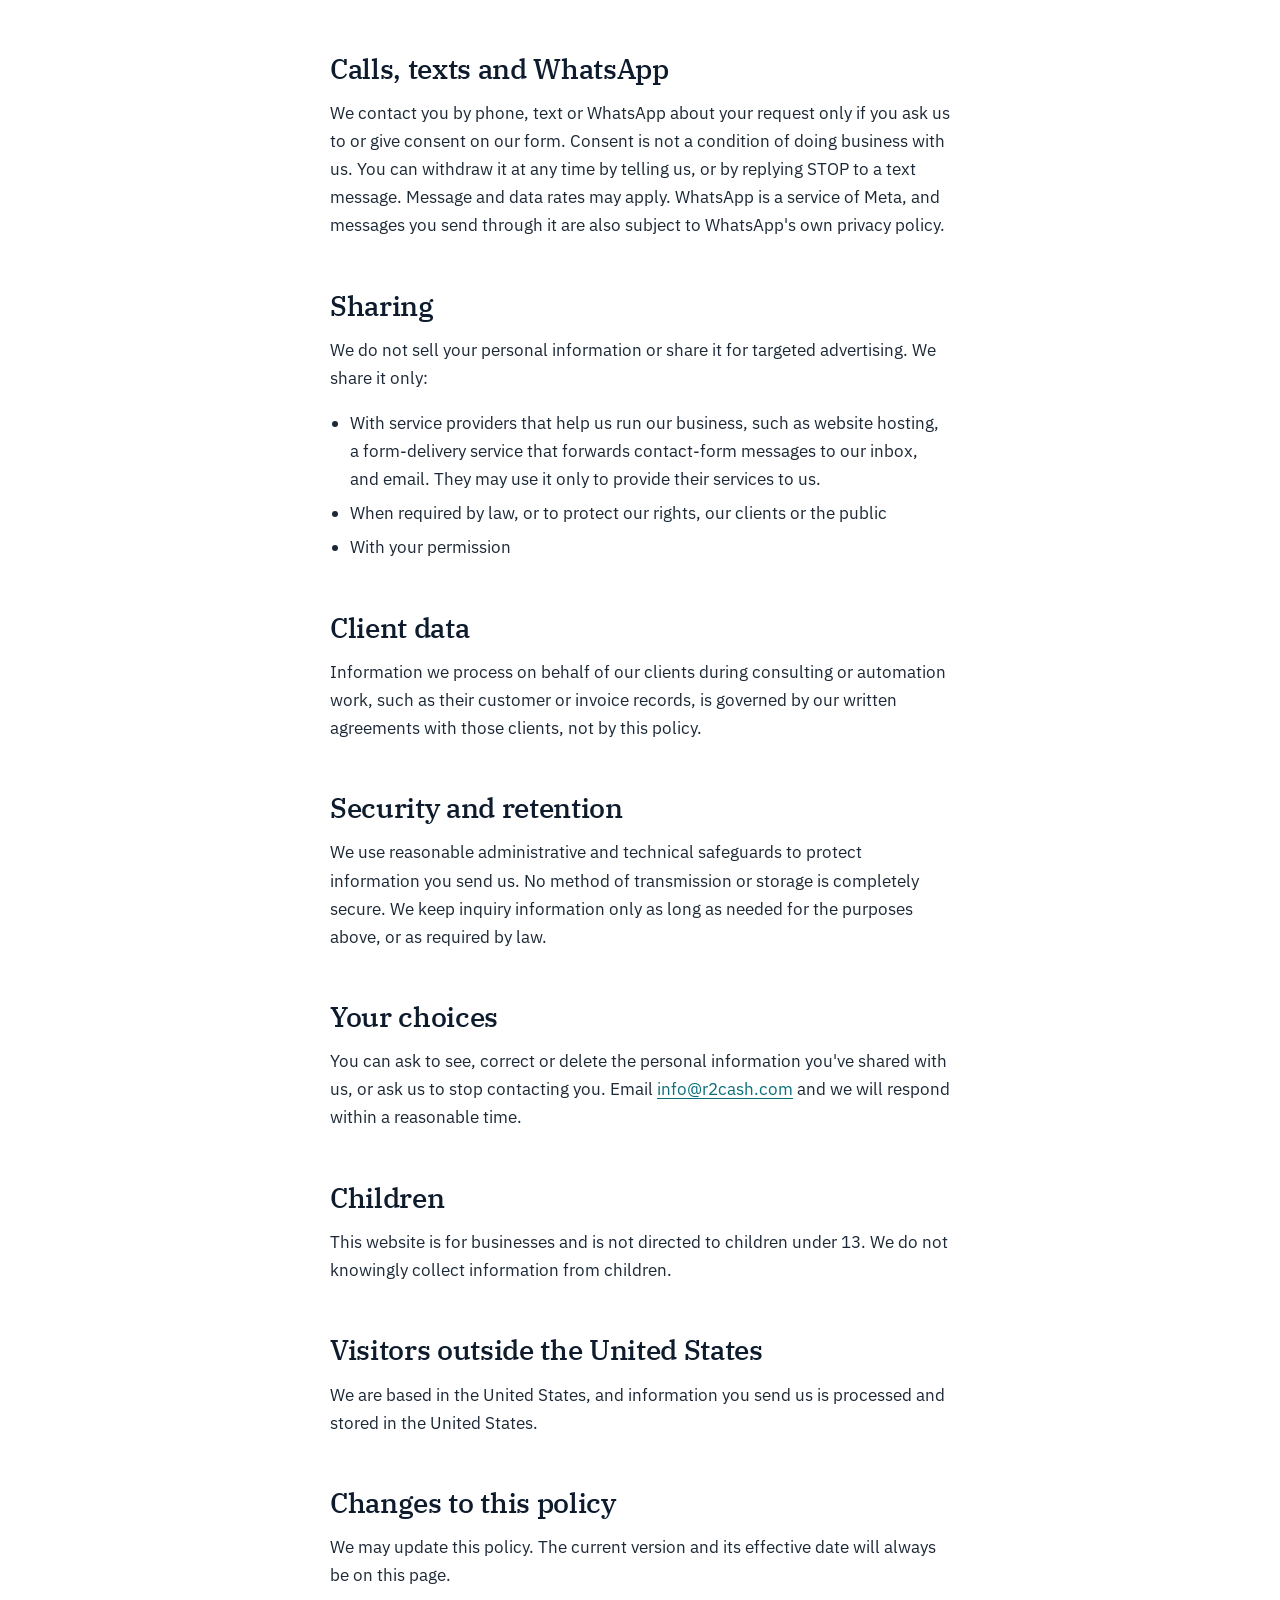
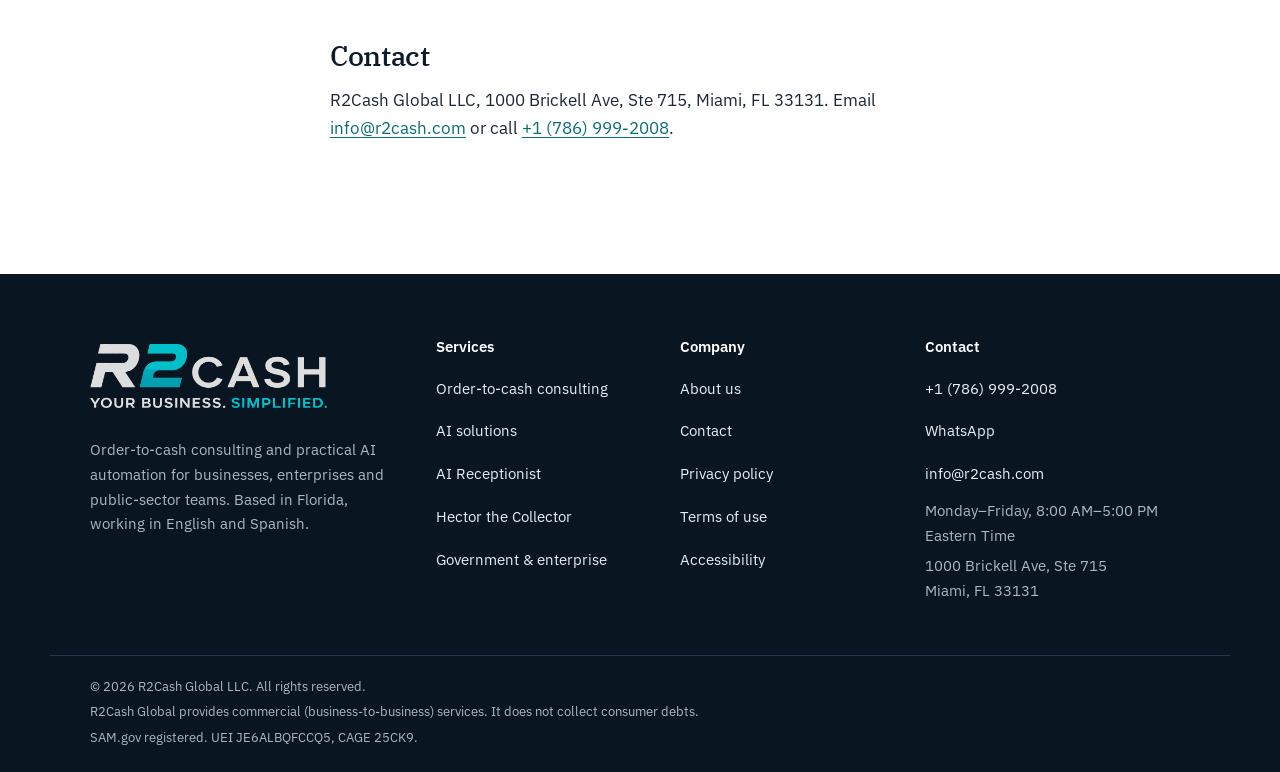
<file: privacy/index.html>
<!doctype html>
<html lang="en">
<head>
<meta charset="utf-8">
<meta name="viewport" content="width=device-width, initial-scale=1">
<title>Privacy Policy | R2Cash Global</title>
<meta name="description" content="How R2Cash Global LLC collects, uses, shares and protects information submitted through r2cash.com, by email, phone or WhatsApp.">
<link rel="canonical" href="https://r2cash.com/privacy/">
<meta name="theme-color" content="#0E1B2C">
<meta property="og:type" content="website">
<meta property="og:site_name" content="R2Cash Global">
<meta property="og:title" content="Privacy Policy | R2Cash Global">
<meta property="og:description" content="How R2Cash Global LLC collects, uses, shares and protects information submitted through r2cash.com, by email, phone or WhatsApp.">
<meta property="og:url" content="https://r2cash.com/privacy/">
<meta property="og:image" content="https://r2cash.com/assets/og-image.png">
<meta property="og:image:width" content="1200">
<meta property="og:image:height" content="630">
<meta property="og:locale" content="en_US">
<meta name="twitter:card" content="summary_large_image">
<link rel="icon" href="/assets/favicon-32.png" sizes="32x32" type="image/png">
<link rel="icon" href="/assets/favicon-48.png" sizes="48x48" type="image/png">
<link rel="apple-touch-icon" href="/assets/apple-touch-icon.png">
<link rel="preconnect" href="https://fonts.googleapis.com">
<link rel="preconnect" href="https://fonts.gstatic.com" crossorigin>
<link rel="stylesheet" href="https://fonts.googleapis.com/css2?family=IBM+Plex+Sans:wght@400;500;600&family=IBM+Plex+Serif:wght@400;500;600&display=swap">
<link rel="stylesheet" href="/assets/styles.css">
<script defer src="/assets/main.js"></script>
<script data-goatcounter="https://r2cash.goatcounter.com/count" async src="https://gc.zgo.at/count.js"></script>
<script defer src="https://static.cloudflareinsights.com/beacon.min.js" data-cf-beacon='{"token": "7143bedd11de4b53a40ff71951c34c42"}'></script>
<script type="application/ld+json">{"@context":"https://schema.org","@type":"ProfessionalService","@id":"https://r2cash.com/#organization","name":"R2Cash Global LLC","alternateName":"R2Cash Global","url":"https://r2cash.com/","email":"info@r2cash.com","telephone":"+1-786-999-2008","image":"https://r2cash.com/assets/og-image.png","logo":"https://r2cash.com/assets/logo-full.png","description":"Order-to-cash consulting, B2B collections expertise and AI business agents that help organizations invoice accurately, collect faster and serve customers better.","address":{"@type":"PostalAddress","streetAddress":"1000 Brickell Ave, Ste 715","addressLocality":"Miami","addressRegion":"FL","postalCode":"33131","addressCountry":"US"},"areaServed":[{"@type":"Country","name":"United States"}],"knowsLanguage":["en","es"],"identifier":[{"@type":"PropertyValue","propertyID":"UEI","value":"JE6ALBQFCCQ5"},{"@type":"PropertyValue","propertyID":"CAGE","value":"25CK9"}],"naics":"541611","openingHours":"Mo-Fr 08:00-17:00","contactPoint":{"@type":"ContactPoint","telephone":"+1-786-999-2008","email":"info@r2cash.com","contactType":"sales","availableLanguage":["English","Spanish"]}}</script>
</head>
<body class="page-privacy">
<a class="skip-link" href="#main">Skip to main content</a>
<header class="site-header">
  <div class="wrap header-inner">
    <a class="brand" href="/" aria-label="R2Cash Global home"><img class="logo-img" src="/assets/logo-wordmark.png" width="515" height="96" alt="R2Cash Global"></a>
    <nav class="primary-nav" aria-label="Primary">
      <ul id="nav-list" class="nav-list"><li><a href="/order-to-cash/">Order-to-Cash</a></li><li><a href="/ai-solutions/">AI Solutions</a></li><li><a href="/government/">Government</a></li><li><a href="/about/">About</a></li><li><a href="/contact/">Contact</a></li></ul>
    </nav>
    <div class="header-actions">
      <a class="header-phone" href="tel:+17869992008">+1 (786) 999-2008</a>
      <a class="btn btn-primary btn-sm" href="/contact/">Schedule a consultation</a>
      <button class="nav-toggle" type="button" aria-expanded="false" aria-controls="mobile-menu">
        <span class="nav-toggle-bars" aria-hidden="true"></span><span class="nav-toggle-label">Menu</span>
      </button>
    </div>
  </div>
  <div id="mobile-menu" class="mobile-menu" hidden>
    <nav aria-label="Mobile">
      <ul><li><a href="/order-to-cash/">Order-to-Cash</a></li><li><a href="/ai-solutions/">AI Solutions</a></li><li><a href="/government/">Government</a></li><li><a href="/about/">About</a></li><li><a href="/contact/">Contact</a></li></ul>
    </nav>
    <div class="mobile-menu-actions">
      <a class="btn btn-primary" href="/contact/">Schedule a consultation</a>
      <a class="btn btn-ghost-light" href="tel:+17869992008">Call +1 (786) 999-2008</a>
      <a class="btn btn-ghost-light" href="https://wa.me/17869992008" rel="noopener">Message on WhatsApp</a>
    </div>
  </div>
</header>
<main id="main" tabindex="-1">
<!-- Reviewed October 2026 against how this website actually works. Attorney review recommended before relying on it for anything beyond website visitors. If the form provider or hosting changes, update "Service providers" below. -->
<section class="page-head" aria-labelledby="page-title">
  <div class="wrap">
    <p class="breadcrumb"><a href="/">Home</a> / Privacy policy</p>
    <h1 id="page-title">Privacy policy</h1>
    <p class="lede">How R2Cash Global LLC handles information you share with us. Effective October 2, 2026.</p>
  </div>
</section>
<section class="section">
  <div class="wrap prose">
    <h2>Who we are</h2>
    <p>R2Cash Global LLC ("R2Cash", "we", "us") is a business-to-business consulting and automation company based in Miami, Florida. This policy covers r2cash.com and the messages you send us by email, phone, text or WhatsApp.</p>

    <h2>Information you give us</h2>
    <p>When you contact us, we collect what you choose to provide: your name, company, business email, phone number, preferred contact method, the service you're interested in and a description of your needs.</p>
    <p>Our contact form is for business inquiries. Please don't send Social Security numbers, bank or card details, account passwords, medical information or invoice files through it.</p>

    <h2>Information collected automatically</h2>
    <p>Like most websites, our hosting provider records standard technical information when you visit, such as your IP address, browser type and the pages requested, to deliver and secure the site. The site loads typefaces from Google Fonts, which also receives your IP address when a page loads.</p>
    <p>To understand how the site is used, we count visits with two privacy-friendly analytics services, GoatCounter and Cloudflare Web Analytics. Neither uses cookies or identifies or follows individual visitors. It records only aggregate information, such as which pages are viewed, the referring website, browser type, screen size and country. We do not use advertising cookies or cross-site tracking.</p>

    <h2>How we use information</h2>
    <ul>
      <li>To reply to your inquiry and arrange consultations</li>
      <li>To provide services you request from us</li>
      <li>To keep records of our business communications</li>
      <li>To protect the website and our business from spam, fraud and misuse</li>
      <li>To meet legal obligations</li>
    </ul>

    <h2>Calls, texts and WhatsApp</h2>
    <p>We contact you by phone, text or WhatsApp about your request only if you ask us to or give consent on our form. Consent is not a condition of doing business with us. You can withdraw it at any time by telling us, or by replying STOP to a text message. Message and data rates may apply. WhatsApp is a service of Meta, and messages you send through it are also subject to WhatsApp's own privacy policy.</p>

    <h2>Sharing</h2>
    <p>We do not sell your personal information or share it for targeted advertising. We share it only:</p>
    <ul>
      <li>With service providers that help us run our business, such as website hosting, a form-delivery service that forwards contact-form messages to our inbox, and email. They may use it only to provide their services to us.</li>
      <li>When required by law, or to protect our rights, our clients or the public</li>
      <li>With your permission</li>
    </ul>

    <h2>Client data</h2>
    <p>Information we process on behalf of our clients during consulting or automation work, such as their customer or invoice records, is governed by our written agreements with those clients, not by this policy.</p>

    <h2>Security and retention</h2>
    <p>We use reasonable administrative and technical safeguards to protect information you send us. No method of transmission or storage is completely secure. We keep inquiry information only as long as needed for the purposes above, or as required by law.</p>

    <h2>Your choices</h2>
    <p>You can ask to see, correct or delete the personal information you've shared with us, or ask us to stop contacting you. Email <a href="mailto:info@r2cash.com">info@r2cash.com</a> and we will respond within a reasonable time.</p>

    <h2>Children</h2>
    <p>This website is for businesses and is not directed to children under 13. We do not knowingly collect information from children.</p>

    <h2>Visitors outside the United States</h2>
    <p>We are based in the United States, and information you send us is processed and stored in the United States.</p>

    <h2>Changes to this policy</h2>
    <p>We may update this policy. The current version and its effective date will always be on this page.</p>

    <h2>Contact</h2>
    <p>R2Cash Global LLC, 1000 Brickell Ave, Ste 715, Miami, FL 33131. Email <a href="mailto:info@r2cash.com">info@r2cash.com</a> or call <a href="tel:+17869992008">+1 (786) 999-2008</a>.</p>
  </div>
</section>

</main>
<footer class="site-footer">
  <div class="wrap footer-grid">
    <div class="footer-brand">
      <a class="brand" href="/" aria-label="R2Cash Global home"><img class="logo-full" src="/assets/logo-full.png" width="888" height="240" alt="R2Cash Global. Your business. Simplified."></a>
      <p>Order-to-cash consulting and practical AI automation for businesses, enterprises and public-sector teams. Based in Florida, working in English and Spanish.</p>
    </div>
    <nav class="footer-col" aria-label="Services">
      <h2>Services</h2>
      <ul>
        <li><a href="/order-to-cash/">Order-to-cash consulting</a></li>
        <li><a href="/ai-solutions/">AI solutions</a></li>
        <li><a href="/ai-receptionist/">AI Receptionist</a></li>
        <li><a href="/hector-the-collector/">Hector the Collector</a></li>
        <li><a href="/government/">Government &amp; enterprise</a></li>
      </ul>
    </nav>
    <nav class="footer-col" aria-label="Company">
      <h2>Company</h2>
      <ul>
        <li><a href="/about/">About us</a></li>
        <li><a href="/contact/">Contact</a></li>
        <li><a href="/privacy/">Privacy policy</a></li>
        <li><a href="/terms/">Terms of use</a></li>
        <li><a href="/accessibility/">Accessibility</a></li>
      </ul>
    </nav>
    <div class="footer-col">
      <h2>Contact</h2>
      <ul class="footer-contact">
        <li><a href="tel:+17869992008">+1 (786) 999-2008</a></li>
        <li><a href="https://wa.me/17869992008" rel="noopener">WhatsApp</a></li>
        <li><a href="mailto:info@r2cash.com">info@r2cash.com</a></li>
        <li>Monday–Friday, 8:00 AM–5:00 PM Eastern Time</li>
        <li><address>1000 Brickell Ave, Ste 715<br>Miami, FL 33131</address></li>
      </ul>
    </div>
  </div>
  <div class="wrap footer-legal">
    <p>© 2026 R2Cash Global LLC. All rights reserved.</p>
    <p>R2Cash Global provides commercial (business-to-business) services. It does not collect consumer debts.</p>
    <p>SAM.gov registered. UEI JE6ALBQFCCQ5, CAGE 25CK9.</p>
  </div>
</footer>
<div class="mobile-cta-bar" aria-label="Quick contact">
  <a href="tel:+17869992008">Call</a>
  <a href="https://wa.me/17869992008" rel="noopener">WhatsApp</a>
  <a href="/contact/">Schedule</a>
</div>
</body>
</html>
</file>
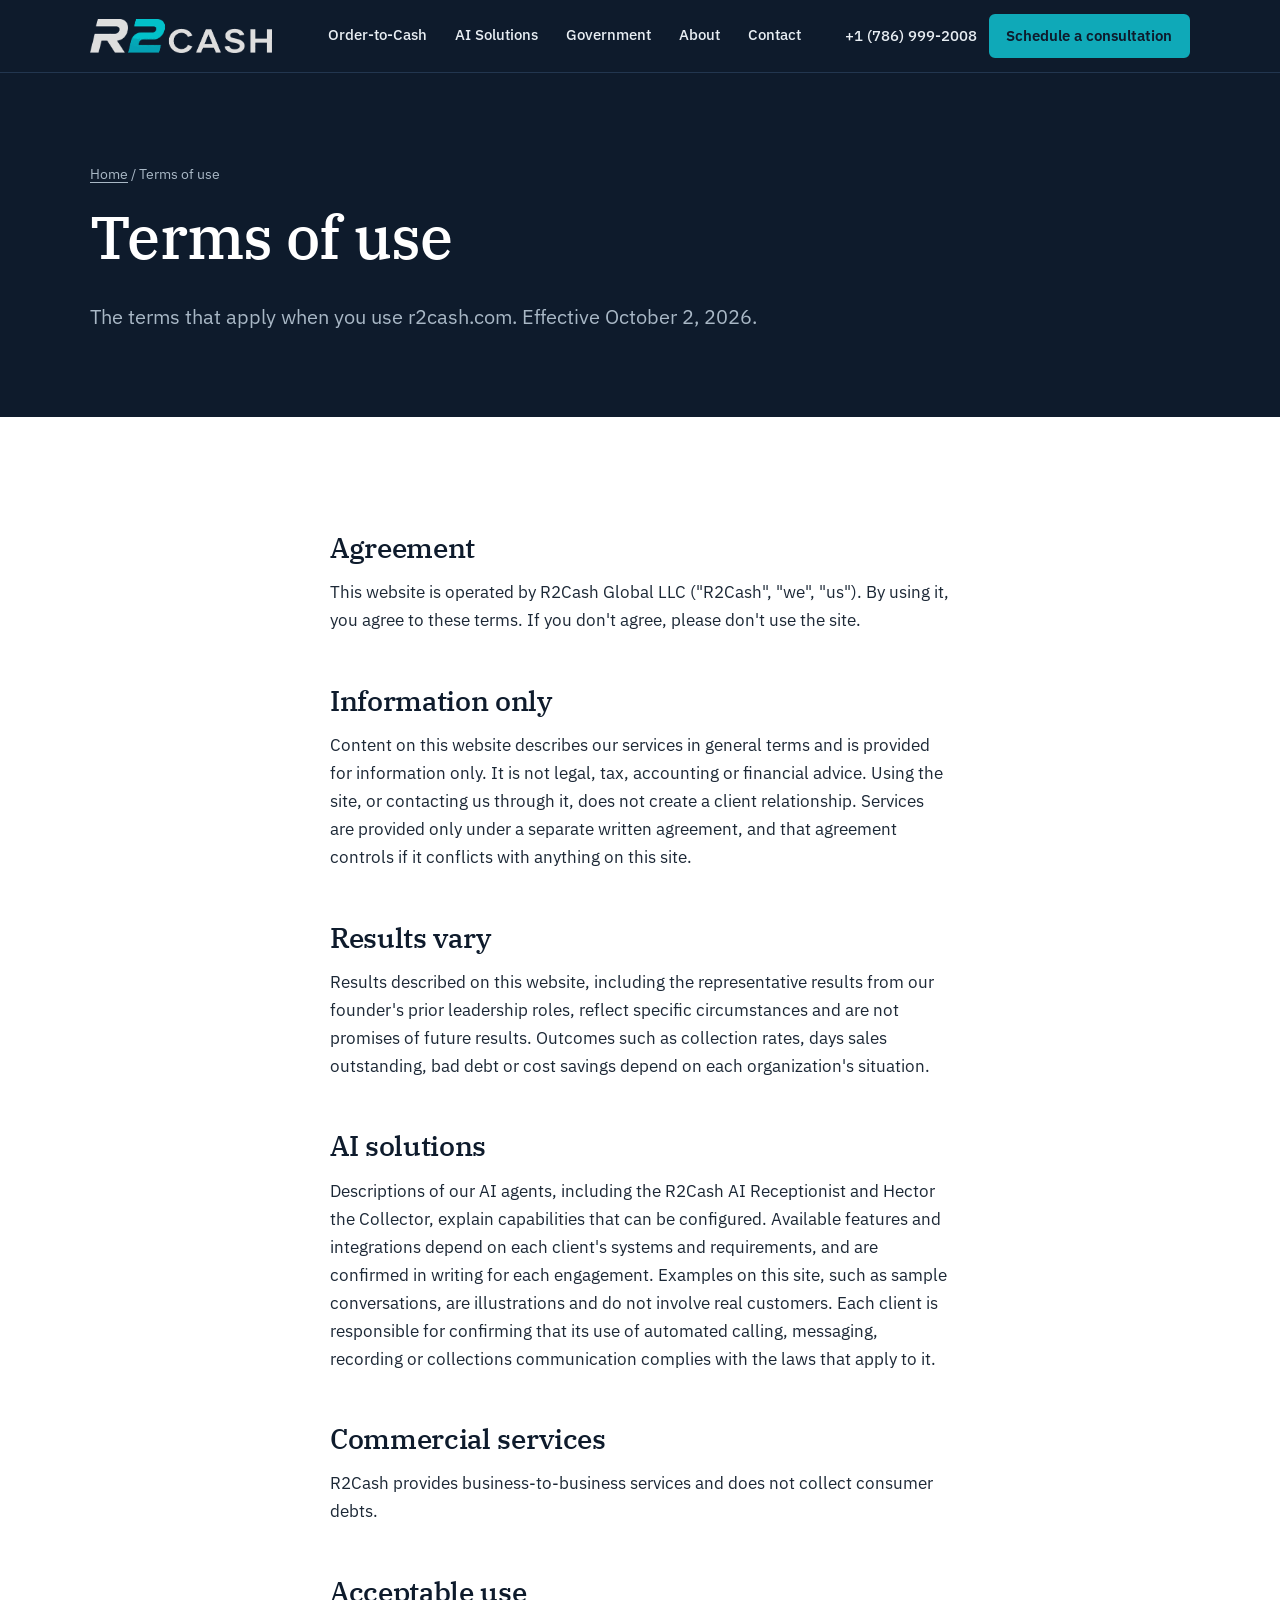
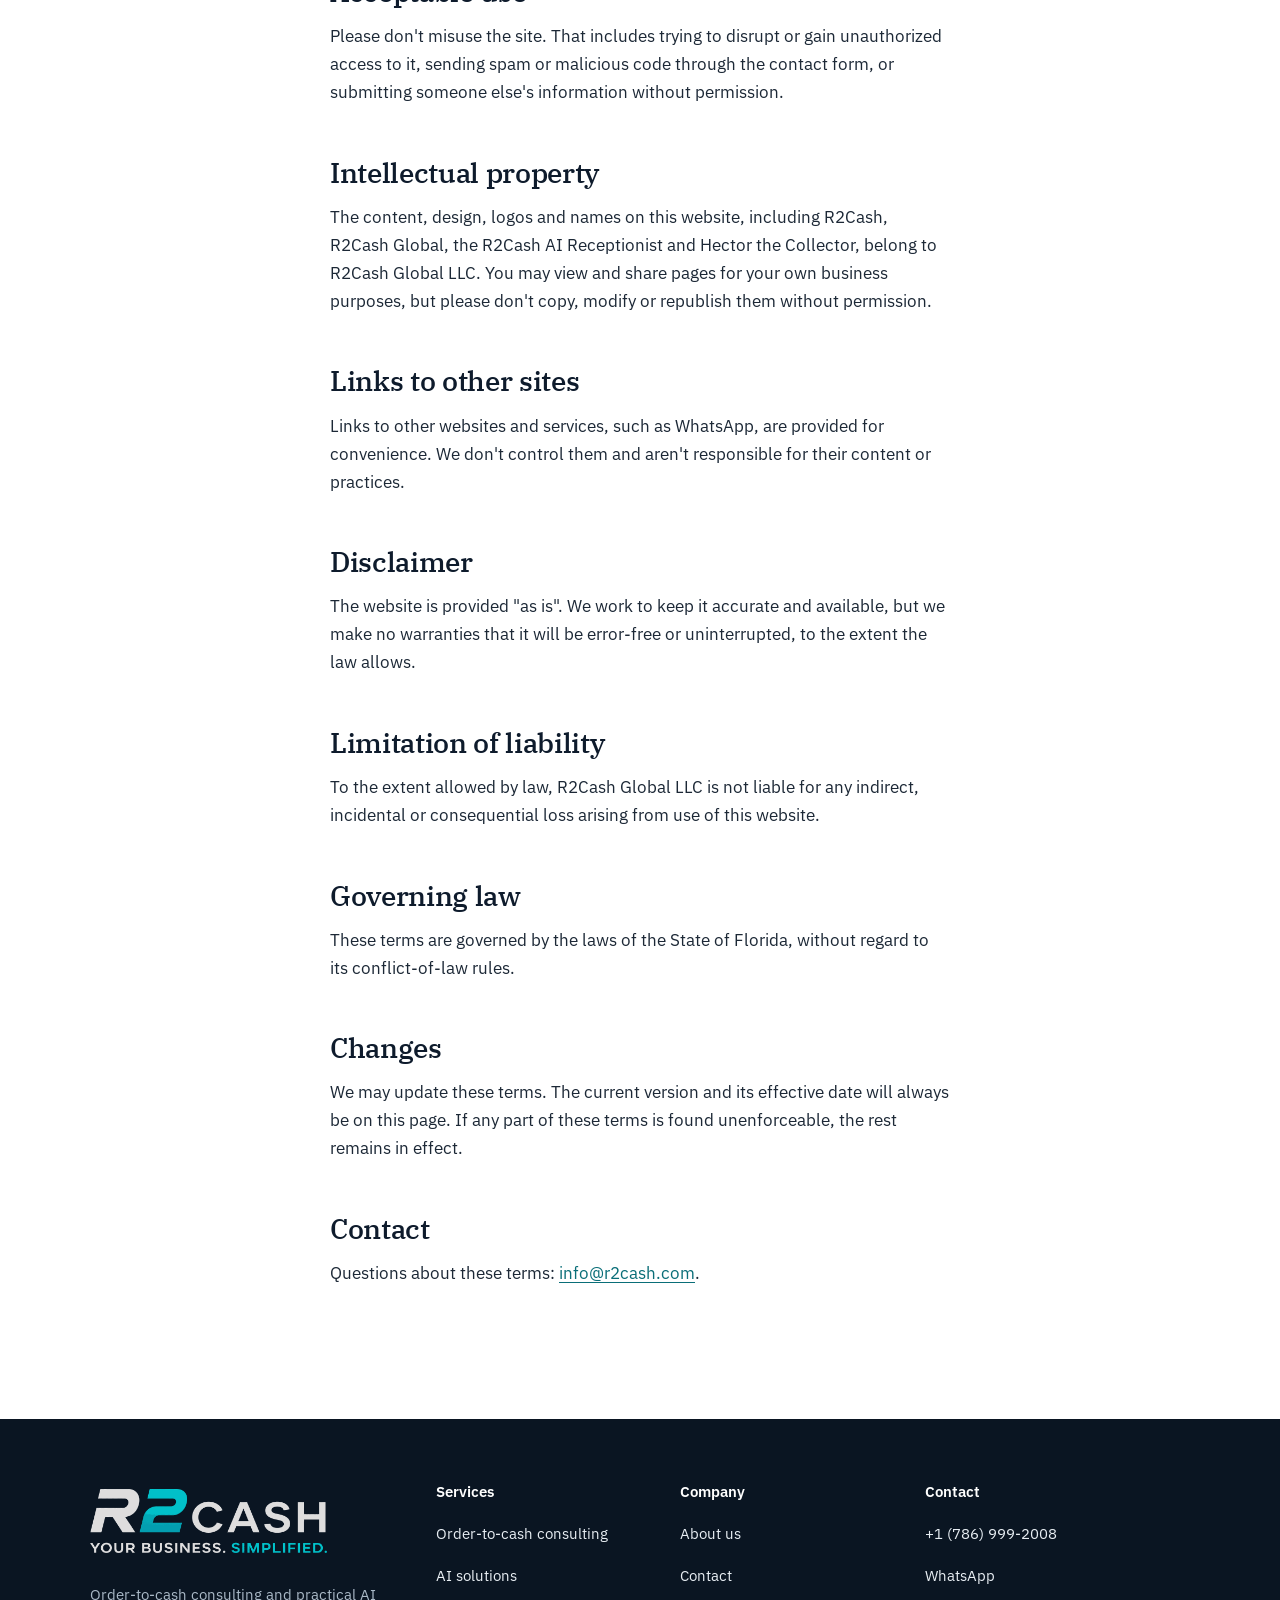
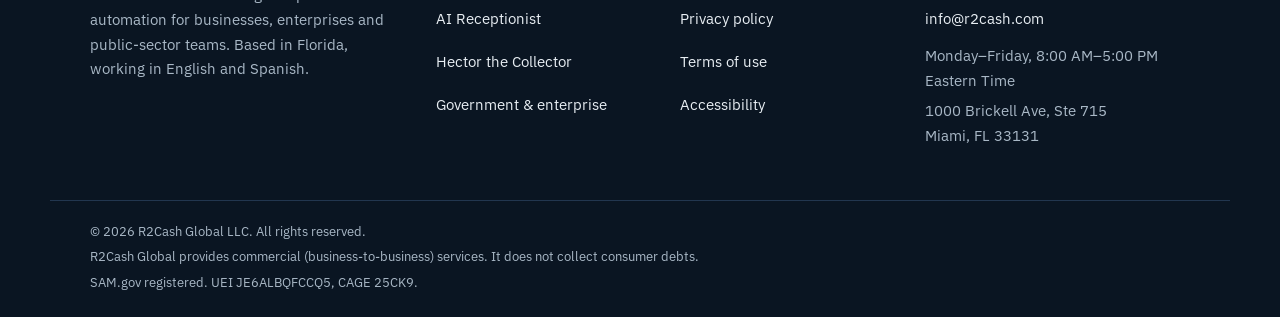
<file: terms/index.html>
<!doctype html>
<html lang="en">
<head>
<meta charset="utf-8">
<meta name="viewport" content="width=device-width, initial-scale=1">
<title>Terms of Use | R2Cash Global</title>
<meta name="description" content="Terms of use for r2cash.com, the website of R2Cash Global LLC, a Florida-based order-to-cash consulting and AI automation business.">
<link rel="canonical" href="https://r2cash.com/terms/">
<meta name="theme-color" content="#0E1B2C">
<meta property="og:type" content="website">
<meta property="og:site_name" content="R2Cash Global">
<meta property="og:title" content="Terms of Use | R2Cash Global">
<meta property="og:description" content="Terms of use for r2cash.com, the website of R2Cash Global LLC, a Florida-based order-to-cash consulting and AI automation business.">
<meta property="og:url" content="https://r2cash.com/terms/">
<meta property="og:image" content="https://r2cash.com/assets/og-image.png">
<meta property="og:image:width" content="1200">
<meta property="og:image:height" content="630">
<meta property="og:locale" content="en_US">
<meta name="twitter:card" content="summary_large_image">
<link rel="icon" href="/assets/favicon-32.png" sizes="32x32" type="image/png">
<link rel="icon" href="/assets/favicon-48.png" sizes="48x48" type="image/png">
<link rel="apple-touch-icon" href="/assets/apple-touch-icon.png">
<link rel="preconnect" href="https://fonts.googleapis.com">
<link rel="preconnect" href="https://fonts.gstatic.com" crossorigin>
<link rel="stylesheet" href="https://fonts.googleapis.com/css2?family=IBM+Plex+Sans:wght@400;500;600&family=IBM+Plex+Serif:wght@400;500;600&display=swap">
<link rel="stylesheet" href="/assets/styles.css">
<script defer src="/assets/main.js"></script>
<script data-goatcounter="https://r2cash.goatcounter.com/count" async src="https://gc.zgo.at/count.js"></script>
<script defer src="https://static.cloudflareinsights.com/beacon.min.js" data-cf-beacon='{"token": "7143bedd11de4b53a40ff71951c34c42"}'></script>
<script type="application/ld+json">{"@context":"https://schema.org","@type":"ProfessionalService","@id":"https://r2cash.com/#organization","name":"R2Cash Global LLC","alternateName":"R2Cash Global","url":"https://r2cash.com/","email":"info@r2cash.com","telephone":"+1-786-999-2008","image":"https://r2cash.com/assets/og-image.png","logo":"https://r2cash.com/assets/logo-full.png","description":"Order-to-cash consulting, B2B collections expertise and AI business agents that help organizations invoice accurately, collect faster and serve customers better.","address":{"@type":"PostalAddress","streetAddress":"1000 Brickell Ave, Ste 715","addressLocality":"Miami","addressRegion":"FL","postalCode":"33131","addressCountry":"US"},"areaServed":[{"@type":"Country","name":"United States"}],"knowsLanguage":["en","es"],"identifier":[{"@type":"PropertyValue","propertyID":"UEI","value":"JE6ALBQFCCQ5"},{"@type":"PropertyValue","propertyID":"CAGE","value":"25CK9"}],"naics":"541611","openingHours":"Mo-Fr 08:00-17:00","contactPoint":{"@type":"ContactPoint","telephone":"+1-786-999-2008","email":"info@r2cash.com","contactType":"sales","availableLanguage":["English","Spanish"]}}</script>
</head>
<body class="page-terms">
<a class="skip-link" href="#main">Skip to main content</a>
<header class="site-header">
  <div class="wrap header-inner">
    <a class="brand" href="/" aria-label="R2Cash Global home"><img class="logo-img" src="/assets/logo-wordmark.png" width="515" height="96" alt="R2Cash Global"></a>
    <nav class="primary-nav" aria-label="Primary">
      <ul id="nav-list" class="nav-list"><li><a href="/order-to-cash/">Order-to-Cash</a></li><li><a href="/ai-solutions/">AI Solutions</a></li><li><a href="/government/">Government</a></li><li><a href="/about/">About</a></li><li><a href="/contact/">Contact</a></li></ul>
    </nav>
    <div class="header-actions">
      <a class="header-phone" href="tel:+17869992008">+1 (786) 999-2008</a>
      <a class="btn btn-primary btn-sm" href="/contact/">Schedule a consultation</a>
      <button class="nav-toggle" type="button" aria-expanded="false" aria-controls="mobile-menu">
        <span class="nav-toggle-bars" aria-hidden="true"></span><span class="nav-toggle-label">Menu</span>
      </button>
    </div>
  </div>
  <div id="mobile-menu" class="mobile-menu" hidden>
    <nav aria-label="Mobile">
      <ul><li><a href="/order-to-cash/">Order-to-Cash</a></li><li><a href="/ai-solutions/">AI Solutions</a></li><li><a href="/government/">Government</a></li><li><a href="/about/">About</a></li><li><a href="/contact/">Contact</a></li></ul>
    </nav>
    <div class="mobile-menu-actions">
      <a class="btn btn-primary" href="/contact/">Schedule a consultation</a>
      <a class="btn btn-ghost-light" href="tel:+17869992008">Call +1 (786) 999-2008</a>
      <a class="btn btn-ghost-light" href="https://wa.me/17869992008" rel="noopener">Message on WhatsApp</a>
    </div>
  </div>
</header>
<main id="main" tabindex="-1">
<!-- Reviewed October 2026 against the website's content. Attorney review recommended. Client engagements are governed by separate written agreements. -->
<section class="page-head" aria-labelledby="page-title">
  <div class="wrap">
    <p class="breadcrumb"><a href="/">Home</a> / Terms of use</p>
    <h1 id="page-title">Terms of use</h1>
    <p class="lede">The terms that apply when you use r2cash.com. Effective October 2, 2026.</p>
  </div>
</section>
<section class="section">
  <div class="wrap prose">
    <h2>Agreement</h2>
    <p>This website is operated by R2Cash Global LLC ("R2Cash", "we", "us"). By using it, you agree to these terms. If you don't agree, please don't use the site.</p>

    <h2>Information only</h2>
    <p>Content on this website describes our services in general terms and is provided for information only. It is not legal, tax, accounting or financial advice. Using the site, or contacting us through it, does not create a client relationship. Services are provided only under a separate written agreement, and that agreement controls if it conflicts with anything on this site.</p>

    <h2>Results vary</h2>
    <p>Results described on this website, including the representative results from our founder's prior leadership roles, reflect specific circumstances and are not promises of future results. Outcomes such as collection rates, days sales outstanding, bad debt or cost savings depend on each organization's situation.</p>

    <h2>AI solutions</h2>
    <p>Descriptions of our AI agents, including the R2Cash AI Receptionist and Hector the Collector, explain capabilities that can be configured. Available features and integrations depend on each client's systems and requirements, and are confirmed in writing for each engagement. Examples on this site, such as sample conversations, are illustrations and do not involve real customers. Each client is responsible for confirming that its use of automated calling, messaging, recording or collections communication complies with the laws that apply to it.</p>

    <h2>Commercial services</h2>
    <p>R2Cash provides business-to-business services and does not collect consumer debts.</p>

    <h2>Acceptable use</h2>
    <p>Please don't misuse the site. That includes trying to disrupt or gain unauthorized access to it, sending spam or malicious code through the contact form, or submitting someone else's information without permission.</p>

    <h2>Intellectual property</h2>
    <p>The content, design, logos and names on this website, including R2Cash, R2Cash Global, the R2Cash AI Receptionist and Hector the Collector, belong to R2Cash Global LLC. You may view and share pages for your own business purposes, but please don't copy, modify or republish them without permission.</p>

    <h2>Links to other sites</h2>
    <p>Links to other websites and services, such as WhatsApp, are provided for convenience. We don't control them and aren't responsible for their content or practices.</p>

    <h2>Disclaimer</h2>
    <p>The website is provided "as is". We work to keep it accurate and available, but we make no warranties that it will be error-free or uninterrupted, to the extent the law allows.</p>

    <h2>Limitation of liability</h2>
    <p>To the extent allowed by law, R2Cash Global LLC is not liable for any indirect, incidental or consequential loss arising from use of this website.</p>

    <h2>Governing law</h2>
    <p>These terms are governed by the laws of the State of Florida, without regard to its conflict-of-law rules.</p>

    <h2>Changes</h2>
    <p>We may update these terms. The current version and its effective date will always be on this page. If any part of these terms is found unenforceable, the rest remains in effect.</p>

    <h2>Contact</h2>
    <p>Questions about these terms: <a href="mailto:info@r2cash.com">info@r2cash.com</a>.</p>
  </div>
</section>

</main>
<footer class="site-footer">
  <div class="wrap footer-grid">
    <div class="footer-brand">
      <a class="brand" href="/" aria-label="R2Cash Global home"><img class="logo-full" src="/assets/logo-full.png" width="888" height="240" alt="R2Cash Global. Your business. Simplified."></a>
      <p>Order-to-cash consulting and practical AI automation for businesses, enterprises and public-sector teams. Based in Florida, working in English and Spanish.</p>
    </div>
    <nav class="footer-col" aria-label="Services">
      <h2>Services</h2>
      <ul>
        <li><a href="/order-to-cash/">Order-to-cash consulting</a></li>
        <li><a href="/ai-solutions/">AI solutions</a></li>
        <li><a href="/ai-receptionist/">AI Receptionist</a></li>
        <li><a href="/hector-the-collector/">Hector the Collector</a></li>
        <li><a href="/government/">Government &amp; enterprise</a></li>
      </ul>
    </nav>
    <nav class="footer-col" aria-label="Company">
      <h2>Company</h2>
      <ul>
        <li><a href="/about/">About us</a></li>
        <li><a href="/contact/">Contact</a></li>
        <li><a href="/privacy/">Privacy policy</a></li>
        <li><a href="/terms/">Terms of use</a></li>
        <li><a href="/accessibility/">Accessibility</a></li>
      </ul>
    </nav>
    <div class="footer-col">
      <h2>Contact</h2>
      <ul class="footer-contact">
        <li><a href="tel:+17869992008">+1 (786) 999-2008</a></li>
        <li><a href="https://wa.me/17869992008" rel="noopener">WhatsApp</a></li>
        <li><a href="mailto:info@r2cash.com">info@r2cash.com</a></li>
        <li>Monday–Friday, 8:00 AM–5:00 PM Eastern Time</li>
        <li><address>1000 Brickell Ave, Ste 715<br>Miami, FL 33131</address></li>
      </ul>
    </div>
  </div>
  <div class="wrap footer-legal">
    <p>© 2026 R2Cash Global LLC. All rights reserved.</p>
    <p>R2Cash Global provides commercial (business-to-business) services. It does not collect consumer debts.</p>
    <p>SAM.gov registered. UEI JE6ALBQFCCQ5, CAGE 25CK9.</p>
  </div>
</footer>
<div class="mobile-cta-bar" aria-label="Quick contact">
  <a href="tel:+17869992008">Call</a>
  <a href="https://wa.me/17869992008" rel="noopener">WhatsApp</a>
  <a href="/contact/">Schedule</a>
</div>
</body>
</html>
</file>
<file: assets/styles.css>
/* R2Cash Global — site styles
   Palette: navy ink, cool white, brand teal (#0FA9B8, from the existing site's theme color). */

:root {
  --ink: #0E1B2C;
  --ink-2: #16273C;
  --ink-3: #22364F;
  --paper: #FFFFFF;
  --mist: #F1F4F6;
  --line: #D6DEE4;
  --text: #1C2836;
  --muted: #4C5B6B;
  --on-ink: #E8EEF3;
  --on-ink-muted: #A9B8C6;
  --accent: #0FA9B8;        /* brand teal: fills and accents on navy */
  --accent-bright: #45C9D4; /* lines and focus on navy */
  --accent-ink: #0A6E78;    /* teal text/links on white (≥ 5:1) */
  --accent-wash: #E3F4F5;
  --error: #B42318;
  --success: #0F6B4C;

  --serif: 'IBM Plex Serif', Georgia, 'Times New Roman', serif;
  --sans: 'IBM Plex Sans', system-ui, -apple-system, 'Segoe UI', Roboto, Arial, sans-serif;

  --wrap: 1180px;
  --gutter: clamp(16px, 4vw, 40px);
  --section: clamp(64px, 9vw, 120px);
  --radius: 6px;
}

*, *::before, *::after { box-sizing: border-box; }
html { -webkit-text-size-adjust: 100%; scroll-padding-top: 88px; }
body {
  margin: 0;
  font-family: var(--sans);
  font-size: 1.0625rem;
  line-height: 1.65;
  color: var(--text);
  background: var(--paper);
  text-rendering: optimizeLegibility;
}
img, svg { max-width: 100%; display: block; }
a { color: var(--accent-ink); text-underline-offset: 3px; text-decoration-thickness: 1px; }
a:hover { text-decoration-thickness: 2px; }
:focus-visible { outline: 3px solid var(--accent-bright); outline-offset: 2px; border-radius: 2px; }
main:focus { outline: none; }

h1, h2, h3, h4 { margin: 0 0 .5em; color: var(--ink); line-height: 1.15; }
h1, h2 { font-family: var(--serif); font-weight: 500; letter-spacing: -0.012em; }
h1 { font-size: clamp(2.25rem, 5.2vw, 3.75rem); }
h2 { font-size: clamp(1.75rem, 3.2vw, 2.5rem); }
h3 { font-family: var(--sans); font-size: 1.1875rem; font-weight: 600; letter-spacing: -0.005em; line-height: 1.3; }
h4 { font-size: 1rem; font-weight: 600; }
p { margin: 0 0 1em; }
ul, ol { margin: 0 0 1em; padding-left: 1.2em; }
li + li { margin-top: .35em; }
strong { font-weight: 600; }

.wrap { width: 100%; max-width: var(--wrap); margin-inline: auto; padding-inline: var(--gutter); }
.narrow { max-width: 68ch; }
.lede { font-size: clamp(1.125rem, 1.6vw, 1.3125rem); line-height: 1.55; color: var(--muted); max-width: 60ch; }
.kicker { font-size: .9375rem; font-weight: 500; color: var(--accent-ink); margin-bottom: .75rem; }

.skip-link {
  position: absolute; left: 12px; top: -60px; z-index: 100;
  background: var(--paper); color: var(--ink); padding: 10px 16px; border-radius: var(--radius); font-weight: 600;
}
.skip-link:focus { top: 12px; }

/* ---------- Buttons ---------- */
.btn {
  display: inline-flex; align-items: center; justify-content: center; gap: .5em;
  min-height: 48px; padding: .7em 1.35em;
  font: 600 1rem/1.2 var(--sans); text-decoration: none; text-align: center;
  border-radius: var(--radius); border: 2px solid transparent; cursor: pointer;
  transition: background-color .15s, border-color .15s, color .15s;
}
.btn-sm { min-height: 44px; padding: .55em 1.05em; font-size: .9375rem; }
.btn-primary { background: var(--accent); color: var(--ink); border-color: var(--accent); }
.btn-primary:hover { background: #12BDCD; border-color: #12BDCD; }
.btn-secondary { background: transparent; color: var(--ink); border-color: var(--ink); }
.btn-secondary:hover { background: var(--ink); color: var(--paper); }
.btn-ghost-light { background: transparent; color: var(--on-ink); border-color: rgba(232, 238, 243, .45); }
.btn-ghost-light:hover { border-color: var(--on-ink); background: rgba(255,255,255,.06); }
.btn-row { display: flex; flex-wrap: wrap; gap: 12px; align-items: center; }
.text-link { font-weight: 600; }

/* ---------- Header ---------- */
.site-header { position: sticky; top: env(safe-area-inset-top, 0px); z-index: 50; background: var(--ink); color: var(--on-ink); border-bottom: 1px solid var(--ink-3); }
.header-inner { display: flex; align-items: center; gap: 24px; min-height: 72px; }
.brand { display: inline-flex; align-items: center; gap: 10px; color: var(--paper); text-decoration: none; flex-shrink: 0; }
.logo-mark { width: 36px; height: 36px; color: var(--paper); }
.brand-name { font-family: var(--serif); font-size: 1.25rem; font-weight: 500; letter-spacing: -0.01em; }
.brand-name span { color: var(--accent-bright); }
.primary-nav { display: none; margin-left: auto; }
.nav-list { display: flex; gap: 4px; list-style: none; margin: 0; padding: 0; }
.nav-list li + li { margin: 0; }
.nav-list a {
  display: block; padding: 10px 12px; color: var(--on-ink); text-decoration: none; font-size: .9375rem; font-weight: 500;
  border-bottom: 2px solid transparent;
}
.nav-list a:hover { color: var(--paper); border-bottom-color: var(--ink-3); }
.nav-list a[aria-current="page"] { color: var(--paper); border-bottom-color: var(--accent); }
.header-actions { display: flex; align-items: center; gap: 12px; margin-left: auto; }
.header-phone { display: none; color: var(--on-ink); text-decoration: none; font-weight: 500; font-size: .9375rem; white-space: nowrap; }
.header-phone:hover { color: var(--paper); text-decoration: underline; }
.header-actions .btn-primary { display: none; }
.nav-toggle {
  display: inline-flex; align-items: center; gap: 10px; min-height: 44px; padding: 0 14px;
  background: transparent; color: var(--on-ink); border: 1px solid var(--ink-3); border-radius: var(--radius);
  font: 500 .9375rem var(--sans); cursor: pointer;
}
.nav-toggle-bars, .nav-toggle-bars::before, .nav-toggle-bars::after {
  display: block; width: 18px; height: 2px; background: currentColor; position: relative; transition: transform .2s;
}
.nav-toggle-bars::before, .nav-toggle-bars::after { content: ''; position: absolute; left: 0; }
.nav-toggle-bars::before { top: -6px; }
.nav-toggle-bars::after { top: 6px; }
.nav-toggle[aria-expanded="true"] .nav-toggle-bars { background: transparent; }
.nav-toggle[aria-expanded="true"] .nav-toggle-bars::before { transform: translateY(6px) rotate(45deg); }
.nav-toggle[aria-expanded="true"] .nav-toggle-bars::after { transform: translateY(-6px) rotate(-45deg); }

.mobile-menu { background: var(--ink); border-top: 1px solid var(--ink-3); padding: 8px var(--gutter) 24px; max-height: calc(100vh - 72px); overflow-y: auto; }
.mobile-menu ul { list-style: none; margin: 0 0 16px; padding: 0; }
.mobile-menu li + li { margin: 0; border-top: 1px solid var(--ink-3); }
.mobile-menu nav a { display: block; padding: 14px 0; color: var(--on-ink); text-decoration: none; font-size: 1.0625rem; font-weight: 500; }
.mobile-menu nav a[aria-current="page"] { color: var(--accent-bright); }
.mobile-menu-actions { display: grid; gap: 10px; }

@media (min-width: 640px) {
  .header-actions .btn-primary { display: inline-flex; }
}
@media (min-width: 1080px) {
  .primary-nav { display: block; }
  .header-actions { margin-left: 8px; }
  .nav-toggle, .mobile-menu { display: none !important; }
}
@media (min-width: 1280px) {
  .header-phone { display: inline; }
}

/* ---------- Sections ---------- */
.section { padding-block: var(--section); }
.section-tight { padding-block: clamp(48px, 6vw, 80px); }
.section-mist { background: var(--mist); }
.section-ink { background: var(--ink); color: var(--on-ink); }
.section-ink h1, .section-ink h2, .section-ink h3 { color: var(--paper); }
.section-ink .lede, .section-ink .muted { color: var(--on-ink-muted); }
.section-ink a:not(.btn) { color: var(--accent-bright); }
.section-ink .kicker { color: var(--accent-bright); }
.section-head { max-width: 62ch; margin-bottom: clamp(32px, 4vw, 56px); }
.section-head p:last-child { margin-bottom: 0; }
.muted { color: var(--muted); }

.split { display: grid; gap: clamp(32px, 5vw, 72px); }
@media (min-width: 900px) {
  .split { grid-template-columns: 5fr 7fr; align-items: start; }
  .split-even { grid-template-columns: 1fr 1fr; }
  .split-rev { grid-template-columns: 7fr 5fr; }
}

/* ---------- Home hero ---------- */
.hero { background: var(--ink); color: var(--on-ink); padding: clamp(56px, 8vw, 104px) 0 clamp(48px, 6vw, 80px); overflow: hidden; }
.hero h1 { color: var(--paper); max-width: 17ch; margin-bottom: .45em; }
.hero .lede { color: var(--on-ink-muted); margin-bottom: 1.75rem; }
.hero-contact { margin-top: 20px; font-size: .9375rem; color: var(--on-ink-muted); }
.hero-contact a { color: var(--on-ink); font-weight: 500; }

/* The order-to-cash chain: the one signature visual */
.chain { margin-top: clamp(48px, 6vw, 72px); }
.chain-title { font-size: .9375rem; color: var(--on-ink-muted); margin-bottom: 18px; }
.chain-steps { list-style: none; margin: 0; padding: 0; display: grid; position: relative; }
.chain-steps li { margin: 0; position: relative; }
.chain-step { display: flex; gap: 14px; align-items: flex-start; padding: 10px 0; }
.chain-dot {
  flex-shrink: 0; width: 14px; height: 14px; border-radius: 50%; margin-top: 6px;
  background: var(--ink); border: 2px solid var(--accent-bright); position: relative; z-index: 1;
}
.chain-steps li:last-child .chain-dot { background: var(--accent-bright); }
.chain-name { display: block; color: var(--paper); font-weight: 600; }
.chain-desc { display: block; font-size: .875rem; color: var(--on-ink-muted); line-height: 1.45; }
.chain-steps::before {
  content: ''; position: absolute; background: var(--accent-bright); opacity: .55;
  left: 6px; top: 22px; bottom: 22px; width: 2px; transform-origin: top;
}
.chain-layers { display: grid; gap: 10px; margin-top: 24px; }
.layer { border: 1px solid var(--ink-3); border-radius: var(--radius); padding: 14px 16px; background: var(--ink-2); }
.layer-title { display: block; color: var(--paper); font-weight: 600; font-size: .9375rem; }
.layer-body { display: block; font-size: .875rem; color: var(--on-ink-muted); }
.layer-tags { display: flex; flex-wrap: wrap; gap: 6px; margin: 10px 0 0; padding: 0; list-style: none; }
.layer-tags li { margin: 0; font-size: .8125rem; padding: 3px 9px; border-radius: 999px; border: 1px solid var(--ink-3); color: var(--on-ink); }
.layer-tags a { color: var(--on-ink); text-decoration: none; }
.layer-tags a:hover { text-decoration: underline; }

@media (min-width: 900px) {
  .chain-steps { grid-template-columns: repeat(6, 1fr); gap: 16px; }
  .chain-steps::before { left: 7px; right: 7px; top: 17px; bottom: auto; width: auto; height: 2px; transform-origin: left; }
  .chain-step { flex-direction: column; gap: 12px; padding: 10px 0 0; }
  .chain-dot { margin-top: 0; }
  .chain-layers { grid-template-columns: 1fr; }
  .layer-ai { display: grid; grid-template-columns: repeat(6, 1fr); gap: 16px; align-items: start; }
  .layer-ai .layer-head { grid-column: 1 / -1; }
  .layer-ai .layer-tags { display: contents; }
  .layer-ai .layer-tags li { justify-self: start; }
  .layer-ai .t-order { grid-column: 1; }
  .layer-ai .t-invoice { grid-column: 3; }
  .layer-ai .t-collect { grid-column: 5; }
  .layer-ai .t-sales { grid-column: 2; grid-row: 2; }
}

@media (prefers-reduced-motion: no-preference) {
  .chain-steps::before { animation: draw 1.4s cubic-bezier(.2,.7,.2,1) .2s both; }
  .chain-steps li { animation: settle .5s ease both; }
  .chain-steps li:nth-child(1) { animation-delay: .25s; }
  .chain-steps li:nth-child(2) { animation-delay: .45s; }
  .chain-steps li:nth-child(3) { animation-delay: .65s; }
  .chain-steps li:nth-child(4) { animation-delay: .85s; }
  .chain-steps li:nth-child(5) { animation-delay: 1.05s; }
  .chain-steps li:nth-child(6) { animation-delay: 1.25s; }
  @keyframes draw { from { transform: scale(0); } to { transform: scale(1); } }
  @keyframes settle { from { opacity: 0; } to { opacity: 1; } }
}
@media (prefers-reduced-motion: reduce) {
  *, *::before, *::after { animation: none !important; transition: none !important; scroll-behavior: auto !important; }
}

/* ---------- Page head (inner pages) ---------- */
.page-head { background: var(--ink); color: var(--on-ink); padding: clamp(48px, 7vw, 96px) 0 clamp(40px, 5vw, 64px); }
.page-head h1 { color: var(--paper); max-width: 20ch; }
.page-head .lede { color: var(--on-ink-muted); }
.page-head .btn-row { margin-top: 28px; }
.breadcrumb { font-size: .875rem; color: var(--on-ink-muted); margin-bottom: 16px; }
.breadcrumb a { color: var(--on-ink-muted); }

/* ---------- Pillars ---------- */
.pillars { display: grid; gap: 0; border-top: 2px solid var(--ink); }
.pillar { padding: 32px 0; border-bottom: 1px solid var(--line); }
.pillar h3 { font-family: var(--serif); font-weight: 500; font-size: clamp(1.4rem, 2.2vw, 1.75rem); }
.pillar ul { columns: 1; margin-bottom: 1.25em; }
@media (min-width: 900px) {
  .pillars { grid-template-columns: 1fr 1fr; }
  .pillar { padding: 40px 48px 40px 0; border-bottom: 0; }
  .pillar + .pillar { padding-left: 48px; padding-right: 0; border-left: 1px solid var(--line); }
}
@media (min-width: 600px) { .pillar ul { columns: 2; column-gap: 28px; } .pillar ul li { break-inside: avoid; } }

.checklist { list-style: none; padding: 0; }
.checklist li { position: relative; padding-left: 1.4em; }
.checklist li::before {
  content: ''; position: absolute; left: 0; top: .62em; width: .55em; height: .3em;
  border-left: 2px solid var(--accent-ink); border-bottom: 2px solid var(--accent-ink); transform: rotate(-45deg);
}
.section-ink .checklist li::before { border-color: var(--accent-bright); }

/* ---------- Outcomes ---------- */
.outcomes { display: grid; gap: 24px 40px; list-style: none; padding: 0; margin: 0; }
.outcomes li { margin: 0; padding-top: 18px; border-top: 1px solid var(--line); }
.outcomes h3 { margin-bottom: .35em; }
.outcomes p { color: var(--muted); margin: 0; }
@media (min-width: 640px) { .outcomes { grid-template-columns: 1fr 1fr; } }
@media (min-width: 1000px) { .outcomes { grid-template-columns: repeat(3, 1fr); } }

/* ---------- Solution cards ---------- */
.solutions { display: grid; gap: 20px; }
.solution {
  display: flex; flex-direction: column; background: var(--paper); border: 1px solid var(--line);
  border-radius: var(--radius); padding: 28px; position: relative;
}
.solution-type { font-size: .875rem; color: var(--muted); margin-bottom: .5rem; }
.solution h3 { font-size: 1.3125rem; }
.solution p { color: var(--muted); }
.solution .checklist { font-size: .9375rem; }
.solution .text-link { margin-top: auto; padding-top: 8px; align-self: flex-start; }
.solution-featured { border-top: 4px solid var(--accent); }
@media (min-width: 760px) { .solutions { grid-template-columns: 1fr 1fr; } }

/* ---------- Founder / credentials ---------- */
.results { list-style: none; padding: 0; margin: 0 0 16px; display: grid; gap: 0; border-top: 1px solid var(--ink-3); }
.results li { margin: 0; display: grid; grid-template-columns: minmax(7.5rem, auto) 1fr; gap: 16px; align-items: baseline; padding: 16px 0; border-bottom: 1px solid var(--ink-3); }
.result-figure { font-family: var(--serif); font-size: clamp(1.5rem, 2.6vw, 2rem); color: var(--paper); line-height: 1.1; white-space: nowrap; }
.result-label { color: var(--on-ink-muted); font-size: .9375rem; }
.fineprint { font-size: .875rem; color: var(--on-ink-muted); }
.section:not(.section-ink) .fineprint { color: var(--muted); }
.tech-list { display: flex; flex-wrap: wrap; gap: 8px; list-style: none; padding: 0; margin: 0; }
.tech-list li { margin: 0; padding: 6px 12px; border: 1px solid var(--ink-3); border-radius: 999px; font-size: .875rem; }
.section:not(.section-ink) .tech-list li { border-color: var(--line); background: var(--paper); }

/* ---------- Industries ---------- */
.industries { list-style: none; padding: 0; margin: 0; display: grid; gap: 0; border-top: 1px solid var(--line); }
.industries li { margin: 0; padding: 18px 0; border-bottom: 1px solid var(--line); display: grid; gap: 4px; }
.industries strong { color: var(--ink); }
.industries span { color: var(--muted); font-size: .9375rem; }
@media (min-width: 760px) {
  .industries { grid-template-columns: 1fr 1fr; column-gap: 48px; }
}

/* ---------- Process (a real sequence, so it is numbered) ---------- */
.steps { list-style: none; padding: 0; margin: 0; display: grid; gap: 28px; counter-reset: step; }
.steps li { margin: 0; counter-increment: step; position: relative; padding-top: 52px; }
.steps li::before {
  content: counter(step); position: absolute; top: 0; left: 0; width: 38px; height: 38px; border-radius: 50%;
  display: grid; place-items: center; font: 600 1rem var(--sans); color: var(--ink); background: var(--accent);
}
.steps h3 { margin-bottom: .3em; }
.steps p { margin: 0; color: var(--muted); }
.section-ink .steps p { color: var(--on-ink-muted); }
@media (min-width: 640px) { .steps { grid-template-columns: 1fr 1fr; } }
@media (min-width: 1000px) {
  .steps { grid-template-columns: repeat(4, 1fr); gap: 32px; }
  .steps li:not(:last-child)::after { content: ''; position: absolute; top: 19px; left: 50px; right: -20px; height: 1px; background: var(--line); }
  .section-ink .steps li:not(:last-child)::after { background: var(--ink-3); }
}

/* ---------- Service list (O2C page) ---------- */
.service-list { display: grid; gap: 0; list-style: none; padding: 0; margin: 0; border-top: 2px solid var(--ink); }
.service-list > li { margin: 0; padding: 28px 0; border-bottom: 1px solid var(--line); display: grid; gap: 8px 40px; }
.service-list h3 { margin: 0; }
.service-list p { margin: 0; color: var(--muted); }
.service-outcome { font-size: .9375rem; color: var(--text) !important; }
.service-outcome strong { color: var(--accent-ink); }
@media (min-width: 860px) { .service-list > li { grid-template-columns: 16rem 1fr; } .service-list > li > div { grid-column: 2; } .service-list h3 { grid-row: span 2; } }

/* ---------- Feature grid (AI pages) ---------- */
.features { display: grid; gap: 28px 40px; list-style: none; padding: 0; margin: 0; }
.features li { margin: 0; }
.features h3 { font-size: 1.0625rem; margin-bottom: .3em; }
.features p { margin: 0; color: var(--muted); font-size: .9375rem; }
@media (min-width: 640px) { .features { grid-template-columns: 1fr 1fr; } }
@media (min-width: 1000px) { .features { grid-template-columns: repeat(3, 1fr); } }

/* Sample conversation (clearly labelled as an illustration) */
.transcript { background: var(--ink); color: var(--on-ink); border-radius: var(--radius); padding: 24px; font-size: .9375rem; }
.transcript-label { font-size: .8125rem; color: var(--on-ink-muted); margin-bottom: 16px; padding-bottom: 12px; border-bottom: 1px solid var(--ink-3); }
.transcript dl { margin: 0; display: grid; gap: 14px; }
.transcript dt { font-weight: 600; font-size: .8125rem; color: var(--accent-bright); }
.transcript dt.caller { color: var(--on-ink-muted); }
.transcript dd { margin: 2px 0 0; }

/* ---------- Notices ---------- */
.note { border-left: 4px solid var(--accent); background: var(--accent-wash); padding: 18px 20px; border-radius: 0 var(--radius) var(--radius) 0; font-size: .9375rem; }
.note p:last-child { margin-bottom: 0; }
.note h3 { font-size: 1rem; margin-bottom: .35em; }
.section-ink .note { background: var(--ink-2); color: var(--on-ink); }

/* ---------- CTA band ---------- */
.cta-band { background: var(--ink); color: var(--on-ink); padding-block: clamp(56px, 7vw, 96px); }
.cta-band .wrap { display: grid; gap: 28px; align-items: end; }
.cta-band h2 { color: var(--paper); max-width: 20ch; margin-bottom: .35em; }
.cta-band p { color: var(--on-ink-muted); margin: 0; max-width: 55ch; }
.cta-band .contact-line { margin-top: 14px; font-size: .9375rem; }
.cta-band .contact-line a { color: var(--on-ink); }
@media (min-width: 900px) { .cta-band .wrap { grid-template-columns: 1fr auto; } }

/* ---------- Contact page ---------- */
.contact-grid { display: grid; gap: 48px; }
@media (min-width: 960px) { .contact-grid { grid-template-columns: 7fr 4fr; gap: 72px; } }
.contact-methods { list-style: none; padding: 0; margin: 0 0 24px; display: grid; gap: 0; border-top: 1px solid var(--line); }
.contact-methods li { margin: 0; padding: 16px 0; border-bottom: 1px solid var(--line); }
.contact-methods .label { display: block; font-size: .875rem; color: var(--muted); }
.contact-methods a { font-weight: 600; font-size: 1.0625rem; }

.form { display: grid; gap: 20px; }
.form-row { display: grid; gap: 20px; }
@media (min-width: 640px) { .form-row { grid-template-columns: 1fr 1fr; } }
.field { display: grid; gap: 6px; }
.field label, .field legend { font-weight: 600; font-size: .9375rem; color: var(--ink); }
.field .optional { font-weight: 400; color: var(--muted); }
.field .hint { font-size: .875rem; color: var(--muted); margin: 0; }
.field input, .field select, .field textarea {
  width: 100%; min-height: 48px; padding: 11px 14px; font: 400 1rem/1.4 var(--sans); color: var(--text);
  background: var(--paper); border: 1px solid #8796A5; border-radius: var(--radius);
}
.field textarea { min-height: 140px; resize: vertical; }
.field input:focus, .field select:focus, .field textarea:focus { outline: 3px solid var(--accent-bright); outline-offset: 0; border-color: var(--accent-ink); }
.field [aria-invalid="true"] { border-color: var(--error); border-width: 2px; }
.field-error { color: var(--error); font-size: .875rem; font-weight: 500; margin: 0; }
.field-error:empty { display: none; }
fieldset.field { border: 0; padding: 0; margin: 0; }
.choice-row { display: flex; flex-wrap: wrap; gap: 10px 24px; }
.choice { display: inline-flex; align-items: center; gap: 8px; min-height: 44px; font-weight: 400 !important; cursor: pointer; }
.choice input { width: 20px; height: 20px; min-height: 0; accent-color: var(--accent-ink); margin: 0; }
.consent { display: flex; gap: 10px; align-items: flex-start; font-size: .9375rem; }
.consent input { width: 20px; height: 20px; flex-shrink: 0; margin-top: 3px; accent-color: var(--accent-ink); }
.form-status { padding: 16px 18px; border-radius: var(--radius); font-size: .9375rem; }
.form-status:empty { display: none; }
.form-status.is-error { background: #FDECEA; color: var(--error); border: 1px solid #F3B8B2; }
.form-status.is-success { background: #E7F4EE; color: var(--success); border: 1px solid #A9D8C2; }
.form-status.is-info { background: var(--accent-wash); color: var(--ink); border: 1px solid #A6DCE1; }
.form-status h3 { font-size: 1rem; margin-bottom: .3em; color: inherit; }
.form-status p:last-child { margin: 0; }
.form .fineprint { margin: 0; }

/* ---------- Prose (legal pages) ---------- */
.prose { max-width: 70ch; }
.prose h2 { font-size: clamp(1.4rem, 2.4vw, 1.75rem); margin-top: 1.8em; }
.prose h2:first-child { margin-top: 0; }

/* ---------- Footer ---------- */
.site-footer { background: #0A1522; color: var(--on-ink-muted); padding: 64px 0 24px; font-size: .9375rem; }
.footer-grid { display: grid; gap: 36px; }
.footer-brand p { margin-top: 16px; max-width: 38ch; }
.site-footer h2 { font-family: var(--sans); font-size: .9375rem; font-weight: 600; color: var(--paper); letter-spacing: 0; margin-bottom: 12px; }
.site-footer ul { list-style: none; padding: 0; margin: 0; }
.site-footer li + li { margin-top: 0; }
.site-footer li { padding: 3px 0; }
.site-footer a { color: var(--on-ink); text-decoration: none; display: inline-block; padding: 6px 0; }
.site-footer a:hover { text-decoration: underline; color: var(--paper); }
.footer-contact li { padding: 3px 0; }
.footer-legal { display: grid; gap: 4px; margin-top: 48px; padding-top: 20px; border-top: 1px solid var(--ink-3); font-size: .8125rem; }
.footer-legal p { margin: 0; }
@media (min-width: 760px) { .footer-grid { grid-template-columns: 1.5fr 1fr 1fr 1.3fr; gap: 40px; } }

/* Mobile quick-contact bar */
.mobile-cta-bar { display: none; }
@media (max-width: 639px) {
  body { padding-bottom: 60px; }
  .mobile-cta-bar {
    display: grid; grid-template-columns: repeat(3, 1fr); position: fixed; left: 0; right: 0; bottom: 0; z-index: 40;
    background: var(--ink); border-top: 1px solid var(--ink-3); padding-bottom: env(safe-area-inset-bottom);
  }
  .mobile-cta-bar a { display: grid; place-items: center; min-height: 56px; color: var(--paper); text-decoration: none; font-weight: 600; font-size: .9375rem; }
  .mobile-cta-bar a + a { border-left: 1px solid var(--ink-3); }
  .mobile-cta-bar a:last-child { background: var(--accent); color: var(--ink); }
}

/* Utilities */
.mt-0 { margin-top: 0; }
.mb-0 { margin-bottom: 0; }
.stack > * + * { margin-top: 20px; }
.visually-hidden { position: absolute !important; width: 1px; height: 1px; overflow: hidden; clip: rect(0 0 0 0); white-space: nowrap; }
@media (min-width: 1000px) { .outcomes-2 { grid-template-columns: 1fr 1fr; } }
.mt-24 { margin-top: 24px; }

/* --- refinements after first visual review --- */
.nav-list a, .header-actions .btn { white-space: nowrap; }
figure { margin: 0; }
.hero { padding-top: clamp(48px, 6vw, 80px); }
.hero .kicker { color: var(--accent-bright); }
.hero h1 { max-width: 24ch; font-size: clamp(2.25rem, 4.6vw, 3.4rem); }
.hero .lede { max-width: 64ch; }
@media (min-width: 1080px) and (max-width: 1279px) { .nav-list a { padding-inline: 9px; } }
@media (min-width: 900px) {
  .chain-steps::before { right: calc((100% - 80px) / 6 - 7px); }
  .layer-tags li { white-space: nowrap; }
}
.industries-1, .features-1 { grid-template-columns: 1fr !important; }
.cta-joined { border-top: 1px solid var(--ink-3); }
.page-head a:not(.btn), .hero a:not(.btn) { color: var(--accent-bright); }
.breadcrumb a { color: var(--on-ink-muted) !important; }
/* Tap targets (WCAG 2.2 target size) */
.layer-tags li { padding: 0; }
.layer-tags a { display: inline-block; padding: 6px 12px; min-height: 32px; }
.contact-methods a { display: inline-block; padding: 6px 0; }
.text-link { display: inline-block; padding: 8px 0; }
.industries span a { display: inline-block; padding: 4px 0; }

/* Official R2Cash logo (white and teal artwork, used on navy only) */
.brand img { display: block; width: auto; }
.logo-img { height: 30px; }
.logo-full { height: 64px; }
@media (min-width: 640px) { .logo-img { height: 34px; } }
.results li { grid-template-columns: 8.75rem 1fr; }
@media (max-width: 420px) { .results li { grid-template-columns: 7.5rem 1fr; } .result-figure { font-size: 1.5rem; } }

/* Government registration codes */
.code { font-variant-numeric: tabular-nums; letter-spacing: .04em; font-weight: 600; color: var(--ink); }
.code-tables { display: grid; gap: 28px; margin-top: 28px; }
.table-scroll { overflow-x: auto; }
.code-table { width: 100%; border-collapse: collapse; font-size: .9375rem; }
.code-table caption { text-align: left; font-weight: 600; color: var(--ink); padding-bottom: 8px; }
.code-table th { text-align: left; font-size: .875rem; font-weight: 500; color: var(--muted); padding: 8px 12px 8px 0; border-bottom: 1px solid var(--line); }
.code-table td { padding: 10px 12px 10px 0; border-bottom: 1px solid var(--line); vertical-align: top; }
.code-table td.code { white-space: nowrap; width: 6.5rem; }
.primary-tag { display: inline-block; margin-left: 6px; padding: 1px 8px; border-radius: 999px; font-size: .75rem; font-weight: 600; background: var(--accent-wash); color: var(--accent-ink); }

/* Previous-experience strip: company names set as type, not logos */
.experience { padding-block: clamp(40px, 6vw, 64px); background: var(--mist); border-bottom: 1px solid var(--line); }
.experience-title { margin: 0 0 24px; text-align: center; font: 600 .75rem/1.4 var(--sans); letter-spacing: .12em; text-transform: uppercase; color: var(--muted); text-wrap: balance; }
.experience-list { list-style: none; margin: 0; padding: 0; display: flex; flex-wrap: wrap; justify-content: center; align-items: baseline; gap: 14px clamp(28px, 4.5vw, 56px); }
.experience-list li { margin: 0; font: 500 clamp(1.125rem, 2.4vw, 1.625rem)/1.2 var(--serif); letter-spacing: -.01em; color: var(--muted); white-space: nowrap; }
.experience-note { max-width: 62ch; margin: 24px auto 0; text-align: center; }
.experience .fineprint { color: var(--muted); }

address { font-style: normal; }
</file>
